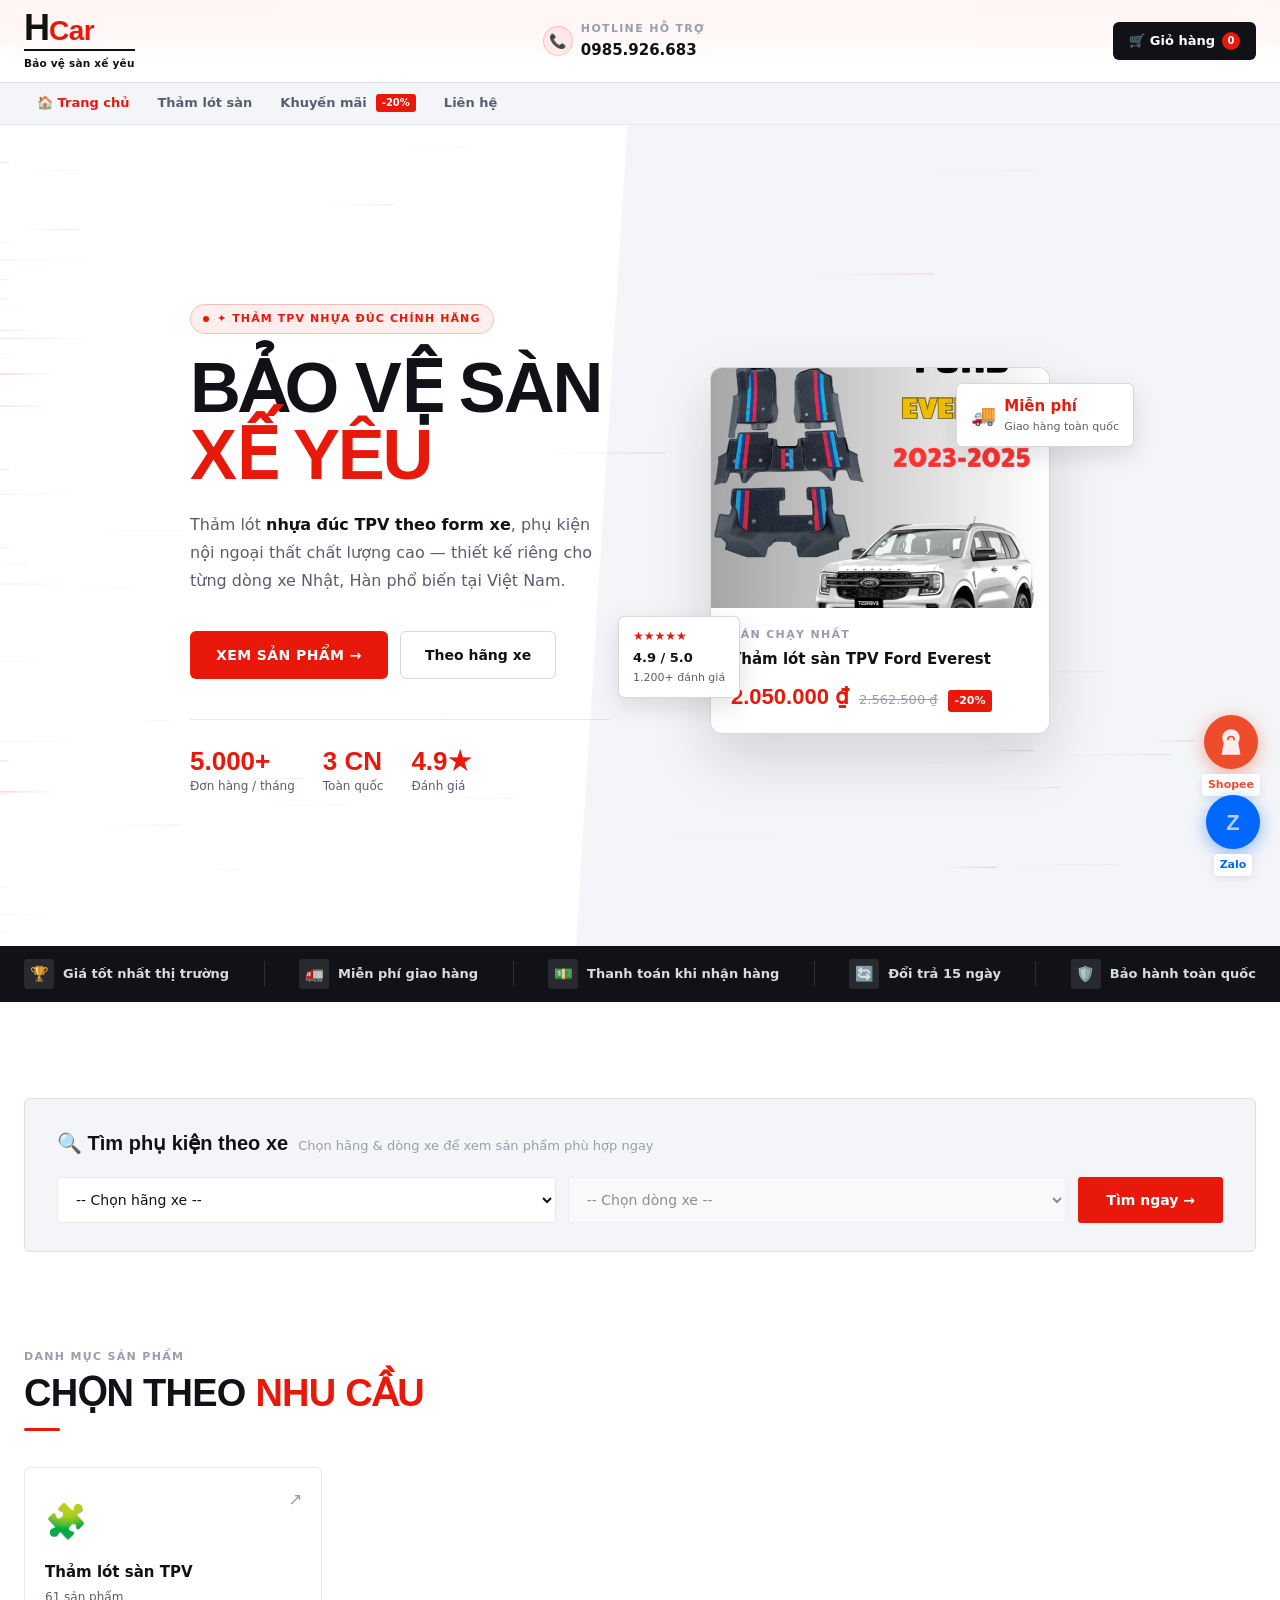
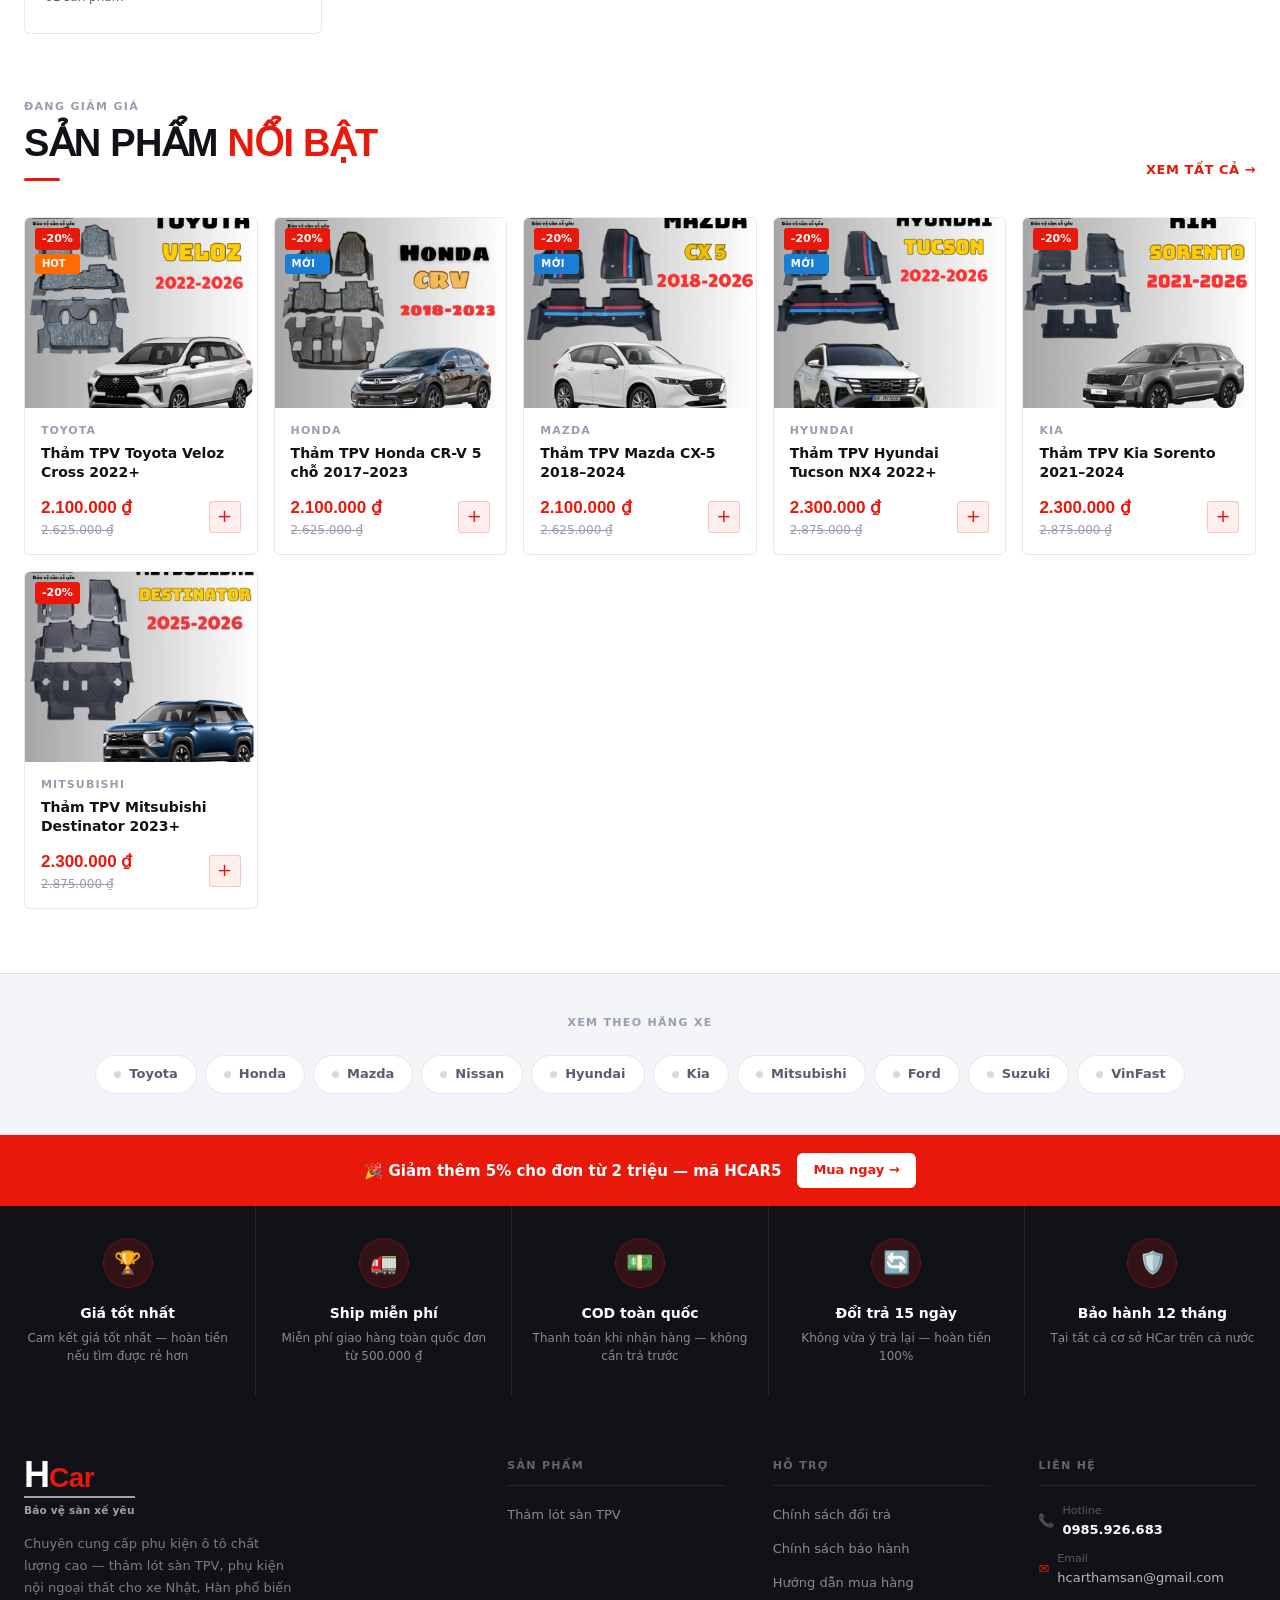
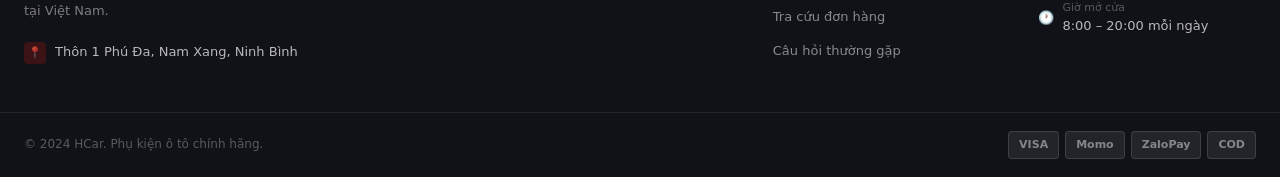
<file: index.html>
﻿<!DOCTYPE html>
<html lang="vi">
<head>
  <meta charset="UTF-8">
  <meta name="viewport" content="width=device-width, initial-scale=1.0">
  <title>HCar — Bảo vệ sàn xế yêu</title>
    <link rel="icon" href="./favicon.svg" type="image/svg+xml">
  <link rel="stylesheet" href="./styles.css">
  <style>
    /* ── HERO (homepage only) ───────────────────── */
    #hero {
      position: relative; min-height: 100vh;
      display: flex; align-items: center;
      overflow: hidden; padding-top: 108px;
      background: var(--ground);
    }
    #hero::before {
      content: ''; position: absolute; top: 0; right: 0;
      width: 55%; height: 100%;
      background: var(--surface);
      clip-path: polygon(8% 0, 100% 0, 100% 100%, 0% 100%);
      z-index: 0;
    }
    #hero-canvas { position: absolute; inset: 0; width: 100%; height: 100%; z-index: 1; pointer-events: none; }
    .hero-content {
      position: relative; z-index: 2;
      max-width: 1280px; margin: 0 auto;
      padding: 80px 24px;
      display: grid; grid-template-columns: 1fr 1fr;
      align-items: center; gap: 60px;
    }
    .hero-badge {
      display: inline-flex; align-items: center; gap: 8px;
      background: var(--accent-dim); border: 1px solid rgba(232,25,10,0.22);
      padding: 5px 12px; border-radius: 20px;
      font-size: 11px; font-weight: 700; letter-spacing: 0.1em;
      text-transform: uppercase; color: var(--accent); margin-bottom: 20px;
    }
    .hero-badge::before {
      content: ''; width: 6px; height: 6px;
      background: var(--accent); border-radius: 50%;
      animation: pulse 2s infinite;
    }
    @keyframes pulse { 0%,100%{opacity:1;transform:scale(1)} 50%{opacity:.4;transform:scale(.6)} }
    .hero-title {
      font-family: 'Arial Black', Impact, sans-serif; font-weight: 900;
      font-size: clamp(42px, 5.5vw, 74px); line-height: 0.96;
      letter-spacing: -0.03em; text-transform: uppercase; margin-bottom: 22px; color: var(--text);
    }
    .hero-title .line-red { color: var(--accent); display: block; }
    .hero-title .line-dark { color: var(--text); display: block; }
    .hero-sub { color: var(--text-dim); font-size: 16px; line-height: 1.75; max-width: 420px; margin-bottom: 36px; }
    .hero-sub strong { color: var(--text); }
    .hero-cta { display: flex; gap: 12px; flex-wrap: wrap; }
    .hero-stats { display: flex; gap: 28px; margin-top: 40px; padding-top: 28px; border-top: 1.5px solid var(--border); }
    .hero-stat-val { font-family: 'Arial Black', sans-serif; font-size: 26px; font-weight: 900; color: var(--accent); line-height: 1; }
    .hero-stat-lbl { font-size: 12px; color: var(--text-dim); margin-top: 3px; }
    .hero-visual { position: relative; display: flex; align-items: center; justify-content: center; }
    .hero-product-card-large {
      position: relative; z-index: 2;
      background: var(--ground); border: 1px solid var(--border-hi);
      border-radius: var(--radius-lg); overflow: hidden; width: 340px;
      box-shadow: 0 24px 60px rgba(17,18,36,0.15);
    }
    .hero-product-img { width: 100%; height: 240px; background: var(--surface-hi); overflow: hidden; }
    .hero-product-img canvas { width: 100%; height: 100%; display: block; }
    .hero-product-info { padding: 18px 20px; }
    .hero-product-info .label { margin-bottom: 6px; }
    .hero-product-name { font-size: 15px; font-weight: 700; margin-bottom: 10px; line-height: 1.3; }
    .hero-product-price { display: flex; align-items: baseline; gap: 10px; flex-wrap: wrap; }
    .price-main { font-family: 'Arial Black', sans-serif; font-size: 22px; font-weight: 900; color: var(--accent); }
    .price-old { font-size: 13px; color: var(--text-faint); text-decoration: line-through; }
    .floating-card {
      position: absolute; background: var(--ground); border: 1px solid var(--border-hi);
      border-radius: var(--radius); padding: 10px 14px; font-size: 12px;
      box-shadow: 0 8px 24px rgba(17,18,36,0.12); z-index: 3;
    }
    .floating-card-1 { top: 16px; right: -44px; display: flex; align-items: center; gap: 8px; }
    .floating-card-1 .icon { font-size: 20px; }
    .floating-card-1 .fc-val { font-size: 15px; font-weight: 800; color: var(--accent); }
    .floating-card-1 .fc-lbl { color: var(--text-dim); font-size: 11px; }
    .floating-card-2 { bottom: 36px; left: -52px; }
    .stars { color: var(--accent); font-size: 12px; }
    .fc2-val { font-size: 13px; font-weight: 700; margin-top: 2px; }
    .fc2-lbl { font-size: 11px; color: var(--text-dim); }
    @media (max-width: 900px) {
      #hero::before { display: none; }
      .hero-content { grid-template-columns: 1fr; }
      .hero-visual { display: none; }
    }
  </style>
</head>
<body>

<!-- ── HEADER ─────────────────────────────────── -->
<header id="header">
  <div class="header-top">
    <a href="/" class="logo" aria-label="HCar trang chủ">
      <div class="logo-wordmark"><span class="logo-h">H</span><span class="logo-car">Car</span></div>
      <div class="logo-rule"></div>
      <div class="logo-tagline">Bảo vệ sàn xế yêu</div>
    </a>
    <div class="header-contact">
      <div class="header-contact-icon">📞</div>
      <div>
        <div class="label">Hotline hỗ trợ</div>
        <strong>0985.926.683</strong>
      </div>
    </div>
    <div class="header-actions">
      <a href="#" class="btn-cart" aria-label="Giỏ hàng">
        🛒 Giỏ hàng <span class="cart-count">0</span>
      </a>
    </div>
  </div>
  <nav class="nav-bar" aria-label="Menu chính">
    <div class="nav-inner">
      <div class="nav-item"><a href="/" class="nav-link active">🏠 Trang chủ</a></div>
      <div class="nav-item"><a href="./categories/tham-lot-san-nhua-duc-tpe.html" class="nav-link">Thảm lót sàn</a></div>
      <div class="nav-item"><a href="#" class="nav-link">Khuyến mãi <span class="nav-sale-badge">-20%</span></a></div>
      <div class="nav-item"><a href="#" class="nav-link">Liên hệ</a></div>
    </div>
  </nav>
</header>

<!-- ── #8 PROMO BANNER ──────────────────────── -->
<div class="promo-banner" id="promo-banner">
  <div class="promo-banner-text">🔥 Flash Sale: Giảm 20% toàn bộ thảm lót sàn & cốp TPV — Kết thúc sau:</div>
  <div class="promo-countdown">
    <div class="promo-countdown-chip" id="cd-h">00</div><span>:</span>
    <div class="promo-countdown-chip" id="cd-m">00</div><span>:</span>
    <div class="promo-countdown-chip" id="cd-s">00</div>
  </div>
  <button class="promo-banner-close" onclick="this.closest('#promo-banner').remove()" aria-label="Đóng">×</button>
</div>

<!-- ── HERO ───────────────────────────────────── -->
<section id="hero" aria-label="Trang chủ">
  <canvas id="hero-canvas" aria-hidden="true"></canvas>
  <div class="hero-content">
    <div class="hero-left">
      <div class="hero-badge">✦ Thảm TPV nhựa đúc chính hãng</div>
      <h1 class="hero-title">
        <span class="line-dark">Bảo vệ sàn</span>
        <span class="line-red">Xế yêu</span>
      </h1>
      <p class="hero-sub">
        Thảm lót <strong>nhựa đúc TPV theo form xe</strong>, phụ kiện nội ngoại thất
        chất lượng cao — thiết kế riêng cho từng dòng xe Nhật, Hàn phổ biến tại Việt Nam.
      </p>
      <div class="hero-cta">
        <a href="./categories/tham-lot-san-nhua-duc-tpe.html" class="btn-primary">Xem sản phẩm →</a>
        <a href="#categories" class="btn-secondary">Theo hãng xe</a>
      </div>
      <div class="hero-stats">
        <div><div class="hero-stat-val">5.000+</div><div class="hero-stat-lbl">Đơn hàng / tháng</div></div>
        <div><div class="hero-stat-val">3 CN</div><div class="hero-stat-lbl">Toàn quốc</div></div>
        <div><div class="hero-stat-val">4.9★</div><div class="hero-stat-lbl">Đánh giá</div></div>
      </div>
    </div>
    <div class="hero-visual" aria-hidden="true">
      <div class="hero-product-card-large">
        <div class="hero-product-img">
          <img src="./images/products/hcar-019.webp" alt="Thảm lót sàn TPV Ford Everest" style="width:100%;height:100%;object-fit:cover;display:block;">
        </div>
        <div class="hero-product-info">
          <div class="label">Bán chạy nhất</div>
          <div class="hero-product-name">Thảm lót sàn TPV Ford Everest</div>
          <div class="hero-product-price">
            <span class="price-main">2.050.000 ₫</span>
            <span class="price-old">2.562.500 ₫</span>
            <span class="badge-sale">-20%</span>
          </div>
        </div>
      </div>
      <div class="floating-card floating-card-1">
        <div class="icon">🚚</div>
        <div><div class="fc-val">Miễn phí</div><div class="fc-lbl">Giao hàng toàn quốc</div></div>
      </div>
      <div class="floating-card floating-card-2">
        <div class="stars">★★★★★</div>
        <div class="fc2-val">4.9 / 5.0</div>
        <div class="fc2-lbl">1.200+ đánh giá</div>
      </div>
    </div>
  </div>
</section>

<!-- ── TRUST BAR ───────────────────────────────── -->
<div class="trust-bar">
  <div class="trust-inner">
    <div class="trust-item"><div class="trust-icon">🏆</div>Giá tốt nhất thị trường</div>
    <div class="trust-sep" aria-hidden="true"></div>
    <div class="trust-item"><div class="trust-icon">🚛</div>Miễn phí giao hàng</div>
    <div class="trust-sep" aria-hidden="true"></div>
    <div class="trust-item"><div class="trust-icon">💵</div>Thanh toán khi nhận hàng</div>
    <div class="trust-sep" aria-hidden="true"></div>
    <div class="trust-item"><div class="trust-icon">🔄</div>Đổi trả 15 ngày</div>
    <div class="trust-sep" aria-hidden="true"></div>
    <div class="trust-item"><div class="trust-icon">🛡️</div>Bảo hành toàn quốc</div>
  </div>
</div>

<!-- ── #1/#6 CAR FINDER ───────────────────────── -->
<div class="section" style="padding-bottom:0;">
  <div class="car-finder">
    <div class="car-finder-head">
      <div class="car-finder-title">🔍 Tìm phụ kiện theo xe</div>
      <div class="car-finder-sub">Chọn hãng & dòng xe để xem sản phẩm phù hợp ngay</div>
    </div>
    <div class="car-finder-row">
      <select class="car-finder-select" id="cf-brand" onchange="cfUpdateModels()">
        <option value="">-- Chọn hãng xe --</option>
        <option>Toyota</option><option>Hyundai</option><option>Kia</option>
        <option>Mazda</option><option>Mitsubishi</option><option>Vinfast</option>
        <option>Honda</option><option>Ford</option><option>Peugeot</option>
        <option>BYD</option><option>Isuzu</option><option>MG</option>
        <option>Nissan</option><option>Omoda</option>
      </select>
      <select class="car-finder-select" id="cf-model" disabled onchange="cfShowResult()">
        <option value="">-- Chọn dòng xe --</option>
      </select>
      <button class="car-finder-btn" onclick="cfGo()">Tìm ngay →</button>
    </div>
    <div class="car-finder-result" id="cf-result">
      <div class="car-finder-result-title" id="cf-result-title"></div>
      <div class="car-finder-links" id="cf-result-links"></div>
    </div>
  </div>
</div>

<!-- ── CATEGORIES ─────────────────────────────── -->
<div id="categories">
  <div class="section">
    <div class="section-head">
      <div class="label">Danh mục sản phẩm</div>
      <h2 class="section-title">Chọn theo <span class="accent">nhu cầu</span></h2>
      <div class="section-divider"></div>
    </div>
    <div class="categories-grid">
      <a href="./categories/tham-lot-san-nhua-duc-tpe.html" class="cat-card" aria-label="Thảm lót sàn TPV">
        <span class="cat-icon">🧩</span>
        <div class="cat-name">Thảm lót sàn TPV</div>
        <div class="cat-count">61 sản phẩm</div>
        <span class="cat-arrow">↗</span>
      </a>
    </div>
  </div>
</div>

<!-- ── PRODUCTS ────────────────────────────────── -->
<div id="products">
  <div class="section" style="padding-top:0;">
    <div class="section-head section-head-row">
      <div>
        <div class="label">Đang giảm giá</div>
        <h2 class="section-title">Sản phẩm <span class="accent">nổi bật</span></h2>
        <div class="section-divider"></div>
      </div>
      <a href="./categories/tham-lot-san-nhua-duc-tpe.html" class="view-all">Xem tất cả →</a>
    </div>
    <div class="products-grid" id="product-grid"></div>
  </div>
</div>

<!-- ── BRANDS ──────────────────────────────────── -->
<div class="brands-section">
  <div class="brands-inner">
    <div class="brands-label"><div class="label" style="text-align:center;">Xem theo hãng xe</div></div>
    <div class="brands-row">
      <a href="./categories/tham-lot-san-nhua-duc-tpe.html" class="brand-chip"><span class="dot"></span>Toyota</a>
      <a href="./categories/tham-lot-san-nhua-duc-tpe.html" class="brand-chip"><span class="dot"></span>Honda</a>
      <a href="./categories/tham-lot-san-nhua-duc-tpe.html" class="brand-chip"><span class="dot"></span>Mazda</a>
      <a href="./categories/tham-lot-san-nhua-duc-tpe.html" class="brand-chip"><span class="dot"></span>Nissan</a>
      <a href="./categories/tham-lot-san-nhua-duc-tpe.html" class="brand-chip"><span class="dot"></span>Hyundai</a>
      <a href="./categories/tham-lot-san-nhua-duc-tpe.html" class="brand-chip"><span class="dot"></span>Kia</a>
      <a href="./categories/tham-lot-san-nhua-duc-tpe.html" class="brand-chip"><span class="dot"></span>Mitsubishi</a>
      <a href="./categories/tham-lot-san-nhua-duc-tpe.html" class="brand-chip"><span class="dot"></span>Ford</a>
      <a href="./categories/tham-lot-san-nhua-duc-tpe.html" class="brand-chip"><span class="dot"></span>Suzuki</a>
      <a href="./categories/tham-lot-san-nhua-duc-tpe.html" class="brand-chip"><span class="dot"></span>VinFast</a>
    </div>
  </div>
</div>

<!-- ── PROMO ────────────────────────────────────── -->
<div class="promo-banner">
  <div class="promo-inner">
    <span class="promo-text">🎉 Giảm thêm 5% cho đơn từ 2 triệu — mã <strong>HCAR5</strong></span>
    <a href="./categories/tham-lot-san-nhua-duc-tpe.html" class="promo-cta">Mua ngay →</a>
  </div>
</div>

<!-- ── COMMITMENTS ─────────────────────────────── -->
<div class="commit-section">
  <div class="commit-grid">
    <div class="commit-item"><div class="commit-icon-wrap">🏆</div><div class="commit-title">Giá tốt nhất</div><div class="commit-desc">Cam kết giá tốt nhất — hoàn tiền nếu tìm được rẻ hơn</div></div>
    <div class="commit-item"><div class="commit-icon-wrap">🚛</div><div class="commit-title">Ship miễn phí</div><div class="commit-desc">Miễn phí giao hàng toàn quốc đơn từ 500.000 ₫</div></div>
    <div class="commit-item"><div class="commit-icon-wrap">💵</div><div class="commit-title">COD toàn quốc</div><div class="commit-desc">Thanh toán khi nhận hàng — không cần trả trước</div></div>
    <div class="commit-item"><div class="commit-icon-wrap">🔄</div><div class="commit-title">Đổi trả 15 ngày</div><div class="commit-desc">Không vừa ý trả lại — hoàn tiền 100%</div></div>
    <div class="commit-item"><div class="commit-icon-wrap">🛡️</div><div class="commit-title">Bảo hành 12 tháng</div><div class="commit-desc">Tại tất cả cơ sở HCar trên cả nước</div></div>
  </div>
</div>

<!-- ── FOOTER ──────────────────────────────────── -->
<footer id="footer">
  <div class="footer-main">
    <div class="footer-brand">
      <a href="/" class="logo footer-logo">
        <div class="logo-wordmark"><span class="logo-h">H</span><span class="logo-car">Car</span></div>
        <div class="logo-rule"></div>
        <div class="logo-tagline">Bảo vệ sàn xế yêu</div>
      </a>
      <p>Chuyên cung cấp phụ kiện ô tô chất lượng cao — thảm lót sàn TPV, phụ kiện nội ngoại thất cho xe Nhật, Hàn phổ biến tại Việt Nam.</p>
      <div class="store-chips">
        <div class="store-chip"><div class="store-chip-icon">📍</div>Thôn 1 Phú Đa, Nam Xang, Ninh Bình</div>
      </div>
    </div>
    <div class="footer-col">
      <h4>Sản phẩm</h4>
      <ul>
        <li><a href="./categories/tham-lot-san-nhua-duc-tpe.html">Thảm lót sàn TPV</a></li>
      </ul>
    </div>
    <div class="footer-col">
      <h4>Hỗ trợ</h4>
      <ul>
        <li><a href="#">Chính sách đổi trả</a></li>
        <li><a href="#">Chính sách bảo hành</a></li>
        <li><a href="#">Hướng dẫn mua hàng</a></li>
        <li><a href="#">Tra cứu đơn hàng</a></li>
        <li><a href="#">Câu hỏi thường gặp</a></li>
      </ul>
    </div>
    <div class="footer-col">
      <h4>Liên hệ</h4>
      <ul>
        <li><div class="footer-contact-row"><span class="icon">📞</span><div><div class="lbl">Hotline</div><strong>0985.926.683</strong></div></div></li>
        <li><div class="footer-contact-row"><span class="icon">✉️</span><div><div class="lbl">Email</div>hcarthamsan@gmail.com</div></div></li>
        <li><div class="footer-contact-row"><span class="icon">🕐</span><div><div class="lbl">Giờ mở cửa</div>8:00 – 20:00 mỗi ngày</div></div></li>
      </ul>
    </div>
  </div>
  <div class="footer-bottom">
    <div class="footer-bottom-inner">
      <div class="footer-copy">© 2024 HCar. Phụ kiện ô tô chính hãng.</div>
      <div class="footer-badges">
        <span class="payment-badge">VISA</span>
        <span class="payment-badge">Momo</span>
        <span class="payment-badge">ZaloPay</span>
        <span class="payment-badge">COD</span>
      </div>
    </div>
  </div>
</footer>

<script>
/* hero canvas */ (function(){const c=document.getElementById('hero-canvas');if(!c)return;const ctx=c.getContext('2d');let W,H,lines=[];function resize(){W=c.width=c.offsetWidth;H=c.height=c.offsetHeight;}class Line{constructor(){this.reset();this.x=Math.random()*W;}reset(){this.fromRight=Math.random()>.5;this.x=this.fromRight?W+10:-10;this.y=Math.random()*H;this.speed=.5+Math.random()*1.4;this.dir=this.fromRight?-1:1;this.len=30+Math.random()*100;this.isRed=Math.random()<.18;this.alpha=this.isRed?.10+Math.random()*.15:.04+Math.random()*.06;this.width=.4+Math.random()*1.2;}update(){this.x+=this.speed*this.dir;if(this.dir===1&&this.x-this.len>W)this.reset();if(this.dir===-1&&this.x+this.len<0)this.reset();}draw(){const r=this.isRed?232:17,g=this.isRed?25:18,b=this.isRed?10:36;const grad=ctx.createLinearGradient(this.x,0,this.x+this.len*this.dir,0);grad.addColorStop(0,`rgba(${r},${g},${b},${this.alpha})`);grad.addColorStop(1,`rgba(${r},${g},${b},0)`);ctx.beginPath();ctx.moveTo(this.x,this.y);ctx.lineTo(this.x+this.len*this.dir,this.y);ctx.strokeStyle=grad;ctx.lineWidth=this.width;ctx.stroke();}}function init(){resize();lines=Array.from({length:70},()=>new Line());}function loop(){ctx.clearRect(0,0,W,H);lines.forEach(l=>{l.update();l.draw();});requestAnimationFrame(loop);}window.addEventListener('resize',resize);init();loop();})();


/* product cards */
const PRODUCTS=[
  {name:'Thảm TPV Toyota Veloz Cross 2022+',brand:'Toyota',price:'2.100.000',old:'2.625.000',sale:20,hot:true,newBadge:false,slug:'tham-lot-san-o-to-tpe-khuon-duc-toyota-veloz-cross'},
  {name:'Thảm TPV Honda CR-V 5 chỗ 2017–2023',brand:'Honda',price:'2.100.000',old:'2.625.000',sale:20,hot:false,newBadge:true,slug:'tham-lot-san-o-to-tpe-khuon-duc-honda-crv'},
  {name:'Thảm TPV Mazda CX-5 2018–2024',brand:'Mazda',price:'2.100.000',old:'2.625.000',sale:20,hot:false,newBadge:true,slug:'tham-lot-san-o-to-tpe-khuon-duc-mazda-cx5'},
  {name:'Thảm TPV Hyundai Tucson NX4 2022+',brand:'Hyundai',price:'2.300.000',old:'2.875.000',sale:20,hot:false,newBadge:true,slug:'tham-lot-san-o-to-tpe-khuon-duc-hyundai-tucson'},
  {name:'Thảm TPV Kia Sorento 2021–2024',brand:'Kia',price:'2.300.000',old:'2.875.000',sale:20,hot:false,newBadge:false,slug:'tham-lot-san-o-to-tpe-khuon-duc-kia-sorento'},
  {name:'Thảm TPV Mitsubishi Destinator 2023+',brand:'Mitsubishi',price:'2.300.000',old:'2.875.000',sale:20,hot:false,newBadge:false,slug:'tham-lot-san-o-to-tpe-khuon-duc-mitsubishi-destinator'},
];
const BRAND_COLORS={Toyota:{a:'#EB0A1E',bg:'#FDF5F5'},Honda:{a:'#CC0000',bg:'#FDF5F5'},Mazda:{a:'#8B1A2F',bg:'#F8EDEF'},Hyundai:{a:'#002C5F',bg:'#EEF3FA'},Kia:{a:'#BB162B',bg:'#FDF6F6'},Mitsubishi:{a:'#B3001B',bg:'#FDF5F5'},Ford:{a:'#003499',bg:'#EEF2FF'},Vinfast:{a:'#007AC2',bg:'#EEF8FF'},Peugeot:{a:'#2D5BE3',bg:'#EEF2FF'},BYD:{a:'#1B7E3F',bg:'#EEF9F3'},Isuzu:{a:'#D2232A',bg:'#FDF5F5'},MG:{a:'#E4002B',bg:'#FDF5F5'},Nissan:{a:'#C3002F',bg:'#FDF5F5'},Omoda:{a:'#FF6B00',bg:'#FFF6EE'}};
function drawMatBrand(canvas,brand,modelName){const ctx=canvas.getContext('2d'),W=canvas.width,H=canvas.height;const bc=BRAND_COLORS[brand]||{a:'#D43212',bg:'#FDF5F5'};ctx.fillStyle=bc.bg;ctx.fillRect(0,0,W,H);ctx.strokeStyle='rgba(0,0,0,0.04)';ctx.lineWidth=1;for(let x=0;x<W;x+=16){ctx.beginPath();ctx.moveTo(x,0);ctx.lineTo(x,H);ctx.stroke();}for(let y=0;y<H;y+=16){ctx.beginPath();ctx.moveTo(0,y);ctx.lineTo(W,y);ctx.stroke();}ctx.fillStyle=bc.a;ctx.fillRect(0,0,W,Math.max(5,H*0.07));const fs1=Math.max(12,W*0.062);ctx.fillStyle=bc.a;ctx.font='bold '+fs1+'px Arial Black,sans-serif';ctx.textAlign='center';ctx.fillText(brand.toUpperCase(),W/2,H*0.22);const mx=W*0.1,my=H*0.3,mw=W*0.8,mh=H*0.38,mr=Math.max(6,W*0.03);ctx.shadowColor='rgba(0,0,0,0.18)';ctx.shadowBlur=W*0.05;ctx.shadowOffsetY=H*0.025;ctx.beginPath();ctx.moveTo(mx+mr,my);ctx.lineTo(mx+mw-mr,my);ctx.quadraticCurveTo(mx+mw,my,mx+mw,my+mr);ctx.lineTo(mx+mw,my+mh-mr);ctx.quadraticCurveTo(mx+mw,my+mh,mx+mw-mr,my+mh);ctx.lineTo(mx+mr,my+mh);ctx.quadraticCurveTo(mx,my+mh,mx,my+mh-mr);ctx.lineTo(mx,my+mr);ctx.quadraticCurveTo(mx,my,mx+mr,my);ctx.closePath();ctx.fillStyle='#2C2C2E';ctx.fill();ctx.shadowColor='transparent';ctx.save();ctx.clip();const rh2=Math.max(4,H*0.022);for(let y=my+rh2;y<my+mh;y+=rh2*2){ctx.fillStyle='rgba(255,255,255,0.07)';ctx.fillRect(mx,y,mw,rh2);}const pd=Math.max(5,W*0.025);ctx.strokeStyle='rgba(255,255,255,0.18)';ctx.lineWidth=1;ctx.strokeRect(mx+pd,my+pd,mw-pd*2,mh-pd*2);ctx.fillStyle='rgba(255,255,255,0.1)';ctx.font='bold '+Math.max(9,W*0.05)+'px Arial Black,sans-serif';ctx.textAlign='center';ctx.fillText('HCAR',W/2,my+mh/2+Math.max(4,W*0.02));ctx.restore();ctx.strokeStyle=bc.a+'AA';ctx.lineWidth=Math.max(1.5,W*0.007);ctx.beginPath();ctx.moveTo(mx+mr,my);ctx.lineTo(mx+mw-mr,my);ctx.quadraticCurveTo(mx+mw,my,mx+mw,my+mr);ctx.lineTo(mx+mw,my+mh-mr);ctx.quadraticCurveTo(mx+mw,my+mh,mx+mw-mr,my+mh);ctx.lineTo(mx+mr,my+mh);ctx.quadraticCurveTo(mx,my+mh,mx,my+mh-mr);ctx.lineTo(mx,my+mr);ctx.quadraticCurveTo(mx,my,mx+mr,my);ctx.closePath();ctx.stroke();if(modelName){const fs2=Math.max(9,W*0.04);ctx.fillStyle='#555';ctx.font=fs2+'px Arial,sans-serif';ctx.textAlign='center';let txt=modelName;ctx.font=fs2+'px Arial,sans-serif';while(ctx.measureText(txt).width>W*0.84&&txt.length>2)txt=txt.slice(0,-1);if(txt!==modelName)txt+='…';ctx.fillText(txt,W/2,H*0.82);}const bw=Math.max(30,W*0.15),bh=Math.max(13,H*0.074),bx=W/2-bw/2,by=H*0.88;ctx.fillStyle=bc.a;ctx.beginPath();ctx.moveTo(bx+3,by);ctx.lineTo(bx+bw-3,by);ctx.quadraticCurveTo(bx+bw,by,bx+bw,by+3);ctx.lineTo(bx+bw,by+bh-3);ctx.quadraticCurveTo(bx+bw,by+bh,bx+bw-3,by+bh);ctx.lineTo(bx+3,by+bh);ctx.quadraticCurveTo(bx,by+bh,bx,by+bh-3);ctx.lineTo(bx,by+3);ctx.quadraticCurveTo(bx,by,bx+3,by);ctx.closePath();ctx.fill();ctx.fillStyle='#fff';ctx.font='bold '+Math.max(8,W*0.036)+'px Arial,sans-serif';ctx.textAlign='center';ctx.fillText('TPV',W/2,by+bh*0.73);}
const IMG_MAP={'tham-lot-san-o-to-tpe-khuon-duc-toyota-vios':'hcar-003.webp','tham-lot-san-o-to-tpe-khuon-duc-toyota-veloz-cross':'hcar-006.webp','tham-lot-san-o-to-tpe-khuon-duc-toyota-fortuner':'hcar-007.webp','tham-lot-san-o-to-tpe-khuon-duc-hyundai-i10':'hcar-008.webp','tham-lot-san-o-to-tpe-khuon-duc-toyota-corolla-altis':'hcar-009.webp','tham-lot-san-o-to-tpe-khuon-duc-byd-sealion6':'hcar-010.webp','tham-lot-san-o-to-tpe-khuon-duc-ford-everest':'hcar-019.webp','tham-lot-san-o-to-tpe-khuon-duc-honda-brv':'hcar-015.webp','tham-lot-san-o-to-tpe-khuon-duc-toyota-innova-cross':'hcar-016.webp','tham-lot-san-o-to-tpe-khuon-duc-kia-soluto':'hcar-017.webp','tham-lot-san-o-to-tpe-khuon-duc-peugeot-2008':'hcar-018.webp','tham-lot-san-o-to-tpe-khuon-duc-mitsubishi-triton':'hcar-020.webp','tham-lot-san-o-to-tpe-khuon-duc-mazda-3-2014':'hcar-021.webp','tham-lot-san-o-to-tpe-khuon-duc-mitsubishi-pajero-sport':'hcar-022.webp','tham-lot-san-o-to-tpe-khuon-duc-honda-crv-2024':'hcar-023.webp','tham-lot-san-o-to-tpe-khuon-duc-hyundai-santa-fe-allnew':'hcar-024.webp','tham-lot-san-o-to-tpe-khuon-duc-hyundai-stargazer':'hcar-025.webp','tham-lot-san-o-to-tpe-khuon-duc-hyundai-custin':'hcar-026.webp','tham-lot-san-o-to-tpe-khuon-duc-hyundai-elantra':'hcar-027.webp','tham-lot-san-o-to-tpe-khuon-duc-hyundai-creta':'hcar-028.webp','tham-lot-san-o-to-tpe-khuon-duc-hyundai-tucson':'hcar-029.webp','tham-lot-san-o-to-tpe-khuon-duc-toyota-corolla-cross':'hcar-030.webp','tham-lot-san-o-to-tpe-khuon-duc-toyota-camry':'hcar-031.webp','tham-lot-san-o-to-tpe-khuon-duc-vinfast-vf5':'hcar-032.webp','tham-lot-san-o-to-tpe-khuon-duc-vinfast-mpv7':'hcar-033.webp','tham-lot-san-o-to-tpe-khuon-duc-vinfast-vf7':'hcar-034.webp','tham-lot-san-o-to-tpe-khuon-duc-vinfast-vf8':'hcar-035.webp','tham-lot-san-o-to-tpe-khuon-duc-vinfast-vf3':'hcar-036.webp','tham-lot-san-o-to-tpe-khuon-duc-vinfast-lux-sa':'hcar-037.webp','tham-lot-san-o-to-tpe-khuon-duc-byd-m6':'hcar-038.webp','tham-lot-san-o-to-tpe-khuon-duc-isuzu-mux':'hcar-039.webp','tham-lot-san-o-to-tpe-khuon-duc-toyota-innova':'hcar-040.webp','tham-lot-san-o-to-tpe-khuon-duc-hyundai-accent':'hcar-041.webp','tham-lot-san-o-to-tpe-khuon-duc-mazda-cx3':'hcar-042.webp','tham-lot-san-o-to-tpe-khuon-duc-mitsubishi-outlander':'hcar-043.webp','tham-lot-san-o-to-tpe-khuon-duc-mg-zs':'hcar-044.webp','tham-lot-san-o-to-tpe-khuon-duc-ford-ranger-2023':'hcar-045.webp','tham-lot-san-o-to-tpe-khuon-duc-mazda-3':'hcar-046.webp','tham-lot-san-o-to-tpe-khuon-duc-mitsubishi-xpander':'hcar-047.webp','tham-lot-san-o-to-tpe-khuon-duc-mitsubishi-destinator':'hcar-048.webp','tham-lot-san-o-to-tpe-khuon-duc-hyundai-accent-2024':'hcar-049.webp','tham-lot-san-o-to-tpe-khuon-duc-mitsubishi-attrage':'hcar-050.webp','tham-lot-san-o-to-tpe-khuon-duc-peugeot-3008':'hcar-051.webp','tham-lot-san-o-to-tpe-khuon-duc-peugeot-5008':'hcar-052.webp','tham-lot-san-o-to-tpe-khuon-duc-hyundai-santa-fe':'hcar-053.webp','tham-lot-san-o-to-tpe-khuon-duc-kia-sonet':'hcar-054.webp','tham-lot-san-o-to-tpe-khuon-duc-toyota-raize':'hcar-055.webp','tham-lot-san-o-to-tpe-khuon-duc-honda-crv':'hcar-056.webp','tham-lot-san-o-to-tpe-khuon-duc-mazda-cx8':'hcar-057.webp','tham-lot-san-o-to-tpe-khuon-duc-toyota-hilux':'hcar-087.jpg','tham-lot-san-o-to-tpe-khuon-duc-vinfast-vf6':'hcar-088.jpg','tham-lot-san-o-to-tpe-khuon-duc-ford-ranger-2012':'hcar-089.jpg','tham-lot-san-o-to-tpe-khuon-duc-kia-carens':'hcar-090.jpg','tham-lot-san-o-to-tpe-khuon-duc-mazda-cx5':'hcar-091.jpg','tham-lot-san-o-to-tpe-khuon-duc-kia-sorento':'hcar-092.jpg','tham-lot-san-o-to-tpe-khuon-duc-kia-seltos':'hcar-093.jpg','tham-lot-san-o-to-tpe-khuon-duc-kia-k3':'hcar-094.jpg','tham-lot-san-o-to-tpe-khuon-duc-ford-territory':'hcar-095.jpg','tham-lot-san-o-to-tpe-khuon-duc-toyota-yaris-cross':'hcar-096.jpg','tham-lot-san-o-to-tpe-khuon-duc-toyota-wigo':'hcar-097.jpg','tham-lot-san-o-to-tpe-khuon-duc-mazda-cx30':'hcar-098.jpg'};
const grid=document.getElementById('product-grid');
PRODUCTS.forEach((p,i)=>{
  const card=document.createElement('a');
  card.className='product-card';
  card.href='./products/san-pham.html?slug='+p.slug;
  card.setAttribute('aria-label',p.name);
  const _img=IMG_MAP[p.slug];const _imgEl=_img?`<img src="./images/products/${_img}" alt="${p.name}" loading="lazy">`:'<canvas width="260" height="190" aria-hidden="true"></canvas>';
  card.innerHTML=`<div class="product-img">${_imgEl}<div class="badge-wrap"><span class="badge-sale">-${p.sale}%</span>${p.hot?'<span class="badge-hot">HOT</span>':''}${p.newBadge?'<span class="badge-new">MỚI</span>':''}</div></div><div class="product-body"><div class="product-brand">${p.brand}</div><div class="product-name">${p.name}</div><div class="product-price-row"><div><div class="p-price-main">${p.price} ₫</div><div class="p-price-old">${p.old} ₫</div></div><button class="btn-add" aria-label="Thêm vào giỏ hàng" onclick="event.preventDefault();addCart(this)">+</button></div></div>`;
  grid.appendChild(card);
  if(!_img){const cv=card.querySelector('canvas');cv.width=260;cv.height=190;const mn=p.name.replace(/^Thảm (lót sàn |lót cốp |TPV )(ô tô )?/,'').replace(p.brand+' ','').trim();drawMatBrand(cv,p.brand,mn);}
});

/* cart */
let cartCount=0;const cartBadge=document.querySelector('.cart-count');
function addCart(btn){cartCount++;cartBadge.textContent=cartCount;btn.textContent='✓';btn.style.background='var(--accent)';btn.style.color='#fff';setTimeout(()=>{btn.textContent='+';btn.style.background='';btn.style.color='';},1200);}

/* scroll */
const header=document.getElementById('header');
window.addEventListener('scroll',()=>header.classList.toggle('scrolled',window.scrollY>40),{passive:true});

/* #8 Countdown */
(function(){
  const end=new Date();end.setDate(end.getDate()+3);end.setHours(23,59,59,0);
  function tick(){
    const diff=end-new Date();if(diff<=0){document.getElementById('promo-banner')?.remove();return;}
    const h=String(Math.floor(diff/3600000)).padStart(2,'0');
    const m=String(Math.floor(diff%3600000/60000)).padStart(2,'0');
    const s=String(Math.floor(diff%60000/1000)).padStart(2,'0');
    const ch=document.getElementById('cd-h'),cm=document.getElementById('cd-m'),cs=document.getElementById('cd-s');
    if(ch)ch.textContent=h;if(cm)cm.textContent=m;if(cs)cs.textContent=s;
  }
  tick();setInterval(tick,1000);
})();

/* #1/#6 Car Finder */
const CF_DATA={
  Toyota:{models:['Vios 2014–2026','Veloz 2022–2026','Corolla Altis 2019–2026','Fortuner 2017–2026','Innova Cross 2023+','Innova 2017–2022','Camry 2019–2026','Corolla Cross 2020–2022','Hilux 2016–2025','Yaris Cross 2023+','Raize 2020+','Wigo 2023+','Land Cruiser 2022+'],slugs:{san:{'Vios 2014–2026':'tham-lot-san-o-to-tpe-khuon-duc-toyota-vios','Veloz 2022–2026':'tham-lot-san-o-to-tpe-khuon-duc-toyota-veloz-cross','Corolla Altis 2019–2026':'tham-lot-san-o-to-tpe-khuon-duc-toyota-corolla-altis','Fortuner 2017–2026':'tham-lot-san-o-to-tpe-khuon-duc-toyota-fortuner','Innova Cross 2023+':'tham-lot-san-o-to-tpe-khuon-duc-toyota-innova-cross','Innova 2017–2022':'tham-lot-san-o-to-tpe-khuon-duc-toyota-innova','Camry 2019–2026':'tham-lot-san-o-to-tpe-khuon-duc-toyota-camry','Corolla Cross 2020–2022':'tham-lot-san-o-to-tpe-khuon-duc-toyota-corolla-cross','Hilux 2016–2025':'tham-lot-san-o-to-tpe-khuon-duc-toyota-hilux','Yaris Cross 2023+':'tham-lot-san-o-to-tpe-khuon-duc-toyota-yaris-cross','Raize 2020+':'tham-lot-san-o-to-tpe-khuon-duc-toyota-raize','Wigo 2023+':'tham-lot-san-o-to-tpe-khuon-duc-toyota-wigo','Land Cruiser 2022+':'tham-lot-san-o-to-tpe-nhua-duc-toyota-land-cruiser'},cop:{'Veloz 2022–2026':'tham-lot-cop-nhua-duc-tpe-toyota-veloz-cross','Fortuner 2017–2026':'tham-lot-cop-nhua-duc-tpe-toyota-fortuner','Innova Cross 2023+':'tham-lot-cop-nhua-duc-tpe-toyota-innova-cross','Land Cruiser 2022+':'tham-lot-cop-nhua-duc-tpe-toyota-land-cruiser'}}},
  Hyundai:{models:['I10 2022–2025','Accent 2018–2023','Accent 2024–2026','Creta 2022+','Tucson NX4 2022+','Santa Fe 2019–2024','Santa Fe All New 2025+','Venue 2023+','Stargazer 2023+','Custin 2023+','Elantra 2022+'],slugs:{san:{'I10 2022–2025':'tham-lot-san-o-to-tpe-khuon-duc-hyundai-i10','Accent 2018–2023':'tham-lot-san-o-to-tpe-khuon-duc-hyundai-accent','Accent 2024–2026':'tham-lot-san-o-to-tpe-khuon-duc-hyundai-accent-2024','Creta 2022+':'tham-lot-san-o-to-tpe-khuon-duc-hyundai-creta','Tucson NX4 2022+':'tham-lot-san-o-to-tpe-khuon-duc-hyundai-tucson','Santa Fe 2019–2024':'tham-lot-san-o-to-tpe-khuon-duc-hyundai-santa-fe','Santa Fe All New 2025+':'tham-lot-san-o-to-tpe-khuon-duc-hyundai-santa-fe-allnew','Venue 2023+':'tham-lot-san-o-to-tpe-khuon-duc-hyundai-venue','Stargazer 2023+':'tham-lot-san-o-to-tpe-khuon-duc-hyundai-stargazer','Custin 2023+':'tham-lot-san-o-to-tpe-khuon-duc-hyundai-custin','Elantra 2022+':'tham-lot-san-o-to-tpe-khuon-duc-hyundai-elantra'},cop:{'Tucson NX4 2022+':'tham-lot-cop-nhua-duc-tpe-hyundai-tucson','Santa Fe 2019–2024':'tham-lot-cop-nhua-duc-tpe-hyundai-santa-fe'}}},
  Kia:{models:['Soluto 2019+','Carens 2022+','K3 Cerato 2019+','Seltos 2020+','Sorento 2021+','Sonet 2021+','Sportage NQ5 2023+'],slugs:{san:{'Soluto 2019+':'tham-lot-san-o-to-tpe-khuon-duc-kia-soluto','Carens 2022+':'tham-lot-san-o-to-tpe-khuon-duc-kia-carens','K3 Cerato 2019+':'tham-lot-san-o-to-tpe-khuon-duc-kia-k3','Seltos 2020+':'tham-lot-san-o-to-tpe-khuon-duc-kia-seltos','Sorento 2021+':'tham-lot-san-o-to-tpe-khuon-duc-kia-sorento','Sonet 2021+':'tham-lot-san-o-to-tpe-khuon-duc-kia-sonet','Sportage NQ5 2023+':'tham-lot-san-o-to-tpe-khuon-duc-kia-sportage'},cop:{'Sportage NQ5 2023+':'tham-lot-cop-nhua-duc-tpe-kia-sportage'}}},
  Mazda:{models:['CX5 2018–2026','CX8 2019–2026','CX3 2021+','CX30 2020+','Mazda 3 2020+','Mazda 3 2014–2019','Mazda 2 2016+'],slugs:{san:{'CX5 2018–2026':'tham-lot-san-o-to-tpe-khuon-duc-mazda-cx5','CX8 2019–2026':'tham-lot-san-o-to-tpe-khuon-duc-mazda-cx8','CX3 2021+':'tham-lot-san-o-to-tpe-khuon-duc-mazda-cx3','CX30 2020+':'tham-lot-san-o-to-tpe-khuon-duc-mazda-cx30','Mazda 3 2020+':'tham-lot-san-o-to-tpe-khuon-duc-mazda-3','Mazda 3 2014–2019':'tham-lot-san-o-to-tpe-khuon-duc-mazda-3-2014','Mazda 2 2016+':'tham-lot-san-o-to-tpe-khuon-duc-mazda-2'},cop:{'CX5 2018–2026':'tham-lot-cop-nhua-duc-tpe-mazda-cx5','CX8 2019–2026':'tham-lot-cop-nhua-duc-tpe-mazda-cx8'}}},
  Mitsubishi:{models:['Xpander 2018+','Pajero Sport 2019+','Triton New 2025+','Outlander 5D 2019+','Attrage 2013+','Destinator 2025+','Xforce 2024+'],slugs:{san:{'Xpander 2018+':'tham-lot-san-o-to-tpe-khuon-duc-mitsubishi-xpander','Pajero Sport 2019+':'tham-lot-san-o-to-tpe-khuon-duc-mitsubishi-pajero-sport','Triton New 2025+':'tham-lot-san-o-to-tpe-khuon-duc-mitsubishi-triton','Outlander 5D 2019+':'tham-lot-san-o-to-tpe-khuon-duc-mitsubishi-outlander','Attrage 2013+':'tham-lot-san-o-to-tpe-khuon-duc-mitsubishi-attrage','Destinator 2025+':'tham-lot-san-o-to-tpe-khuon-duc-mitsubishi-destinator','Xforce 2024+':'tham-lot-san-o-to-tpe-khuon-duc-mitsubishi-xforce'},cop:{}}},
  Honda:{models:['CRV 2018–2023','CRV 2024+','City 2021+','Civic 2022+','HRV 2022+','BRV 2023+'],slugs:{san:{'CRV 2018–2023':'tham-lot-san-o-to-tpe-khuon-duc-honda-crv','CRV 2024+':'tham-lot-san-o-to-tpe-khuon-duc-honda-crv-2024','City 2021+':'tham-lot-san-o-to-tpe-khuon-duc-honda-city','Civic 2022+':'tham-lot-san-o-to-tpe-khuon-duc-honda-civic','HRV 2022+':'tham-lot-san-o-to-tpe-khuon-duc-honda-hrv','BRV 2023+':'tham-lot-san-o-to-tpe-khuon-duc-honda-brv'},cop:{'CRV 2018–2023':'tham-lot-cop-nhua-duc-tpe-honda-crv','City 2021+':'tham-lot-cop-nhua-duc-tpe-honda-city','HRV 2022+':'tham-lot-cop-nhua-duc-tpe-honda-hrv'}}},
  Vinfast:{models:['VF3 2024+','VF5 2023+','VF6 2023+','VF7 2023+','VF8 2023+','Lux SA 2019+','Limo Green MPV7 2025+'],slugs:{san:{'VF3 2024+':'tham-lot-san-o-to-tpe-khuon-duc-vinfast-vf3','VF5 2023+':'tham-lot-san-o-to-tpe-khuon-duc-vinfast-vf5','VF6 2023+':'tham-lot-san-o-to-tpe-khuon-duc-vinfast-vf6','VF7 2023+':'tham-lot-san-o-to-tpe-khuon-duc-vinfast-vf7','VF8 2023+':'tham-lot-san-o-to-tpe-khuon-duc-vinfast-vf8','Lux SA 2019+':'tham-lot-san-o-to-tpe-khuon-duc-vinfast-lux-sa','Limo Green MPV7 2025+':'tham-lot-san-o-to-tpe-khuon-duc-vinfast-mpv7'},cop:{}}},
  Ford:{models:['Ranger 2012–2022','Ranger 2023+','Everest 5D 2023+','Territory 5D 2022+'],slugs:{san:{'Ranger 2012–2022':'tham-lot-san-o-to-tpe-khuon-duc-ford-ranger-2012','Ranger 2023+':'tham-lot-san-o-to-tpe-khuon-duc-ford-ranger-2023','Everest 5D 2023+':'tham-lot-san-o-to-tpe-khuon-duc-ford-everest','Territory 5D 2022+':'tham-lot-san-o-to-tpe-khuon-duc-ford-territory'},cop:{}}},
  Peugeot:{models:['3008 2019+','5008 2017+','2008 2022+'],slugs:{san:{'3008 2019+':'tham-lot-san-o-to-tpe-khuon-duc-peugeot-3008','5008 2017+':'tham-lot-san-o-to-tpe-khuon-duc-peugeot-5008','2008 2022+':'tham-lot-san-o-to-tpe-khuon-duc-peugeot-2008'},cop:{}}},
  BYD:{models:['Sealion 6 2025+','M6 2024+'],slugs:{san:{'Sealion 6 2025+':'tham-lot-san-o-to-tpe-khuon-duc-byd-sealion6','M6 2024+':'tham-lot-san-o-to-tpe-khuon-duc-byd-m6'},cop:{}}},
  Isuzu:{models:['Mux 2020+','Dmax 2021+'],slugs:{san:{'Mux 2020+':'tham-lot-san-o-to-tpe-khuon-duc-isuzu-mux','Dmax 2021+':'tham-lot-san-o-to-tpe-khuon-duc-isuzu-dmax'},cop:{}}},
  MG:{models:['ZS 2020+','MG5 2022+'],slugs:{san:{'ZS 2020+':'tham-lot-san-o-to-tpe-khuon-duc-mg-zs','MG5 2022+':'tham-lot-san-o-to-tpe-khuon-duc-mg5'},cop:{}}},
  Nissan:{models:['Terra 2019+'],slugs:{san:{'Terra 2019+':'tham-lot-san-o-to-tpe-khuon-duc-nissan-terra'},cop:{}}},
  Omoda:{models:['C5 2023+'],slugs:{san:{},cop:{'C5 2023+':'tham-lot-cop-nhua-duc-tpe-omoda-c5'}}},
};
function cfUpdateModels(){
  const brand=document.getElementById('cf-brand').value;
  const sel=document.getElementById('cf-model');
  sel.innerHTML='<option value="">-- Chọn dòng xe --</option>';
  document.getElementById('cf-result').classList.remove('visible');
  if(!brand){sel.disabled=true;return;}
  sel.disabled=false;
  (CF_DATA[brand]?.models||[]).forEach(m=>{const o=document.createElement('option');o.value=m;o.textContent=m;sel.appendChild(o);});
}
function cfShowResult(){
  const brand=document.getElementById('cf-brand').value;
  const model=document.getElementById('cf-model').value;
  const res=document.getElementById('cf-result');
  if(!brand||!model){res.classList.remove('visible');return;}
  const d=CF_DATA[brand];
  const sanSlug=d?.slugs?.san?.[model];
  const copSlug=d?.slugs?.cop?.[model];
  if(!sanSlug&&!copSlug){res.classList.remove('visible');return;}
  document.getElementById('cf-result-title').textContent='Sản phẩm cho '+brand+' '+model+':';
  const links=document.getElementById('cf-result-links');
  links.innerHTML='';
  if(sanSlug){const a=document.createElement('a');a.href='./products/san-pham.html?slug='+sanSlug;a.className='car-finder-link';a.textContent='🧩 Thảm lót sàn';links.appendChild(a);}
  if(copSlug){const a=document.createElement('a');a.href='./products/san-pham.html?slug='+copSlug;a.className='car-finder-link secondary';a.textContent='📦 Thảm lót cốp';links.appendChild(a);}
  res.classList.add('visible');
}
function cfGo(){
  const brand=document.getElementById('cf-brand').value;
  const model=document.getElementById('cf-model').value;
  if(!brand||!model){alert('Vui lòng chọn hãng xe và dòng xe');return;}
  const d=CF_DATA[brand];
  const sanSlug=d?.slugs?.san?.[model];
  const copSlug=d?.slugs?.cop?.[model];
  const target=sanSlug||copSlug;
  if(target) window.location.href='./products/san-pham.html?slug='+target;
  else alert('Chưa có sản phẩm cho '+brand+' '+model+'. Vui lòng liên hệ hotline để đặt hàng.');
}
</script>

<!-- #7 Zalo Widget -->
<a href="https://shopee.vn/hungta432" target="_blank" rel="noopener" class="shopee-float" aria-label="Mua hàng trên Shopee HCar">
  <div class="shopee-float-btn">
    <svg viewBox="0 0 38 38" fill="none" xmlns="http://www.w3.org/2000/svg">
      <path d="M19 3C12.925 3 8 7.925 8 14c0 2.21.672 4.263 1.822 5.972L7 35h24l-2.822-15.028A11 11 0 0 0 30 14c0-6.075-4.925-11-11-11z" fill="#fff" opacity=".9"/>
      <path d="M15 16c0-2.21 1.79-4 4-4s4 1.79 4 4" stroke="#EE4D2D" stroke-width="2" stroke-linecap="round"/>
    </svg>
  </div>
  <div class="shopee-float-label">Shopee</div>
</a><a href="https://zalo.me/0985926683" target="_blank" rel="noopener" class="zalo-float" aria-label="Chat Zalo với HCar">
  <div class="zalo-float-pulse"></div>
  <div class="zalo-float-btn">Z</div>
  <div class="zalo-float-label">Zalo</div>
</a>
</body>
</html>
</file>
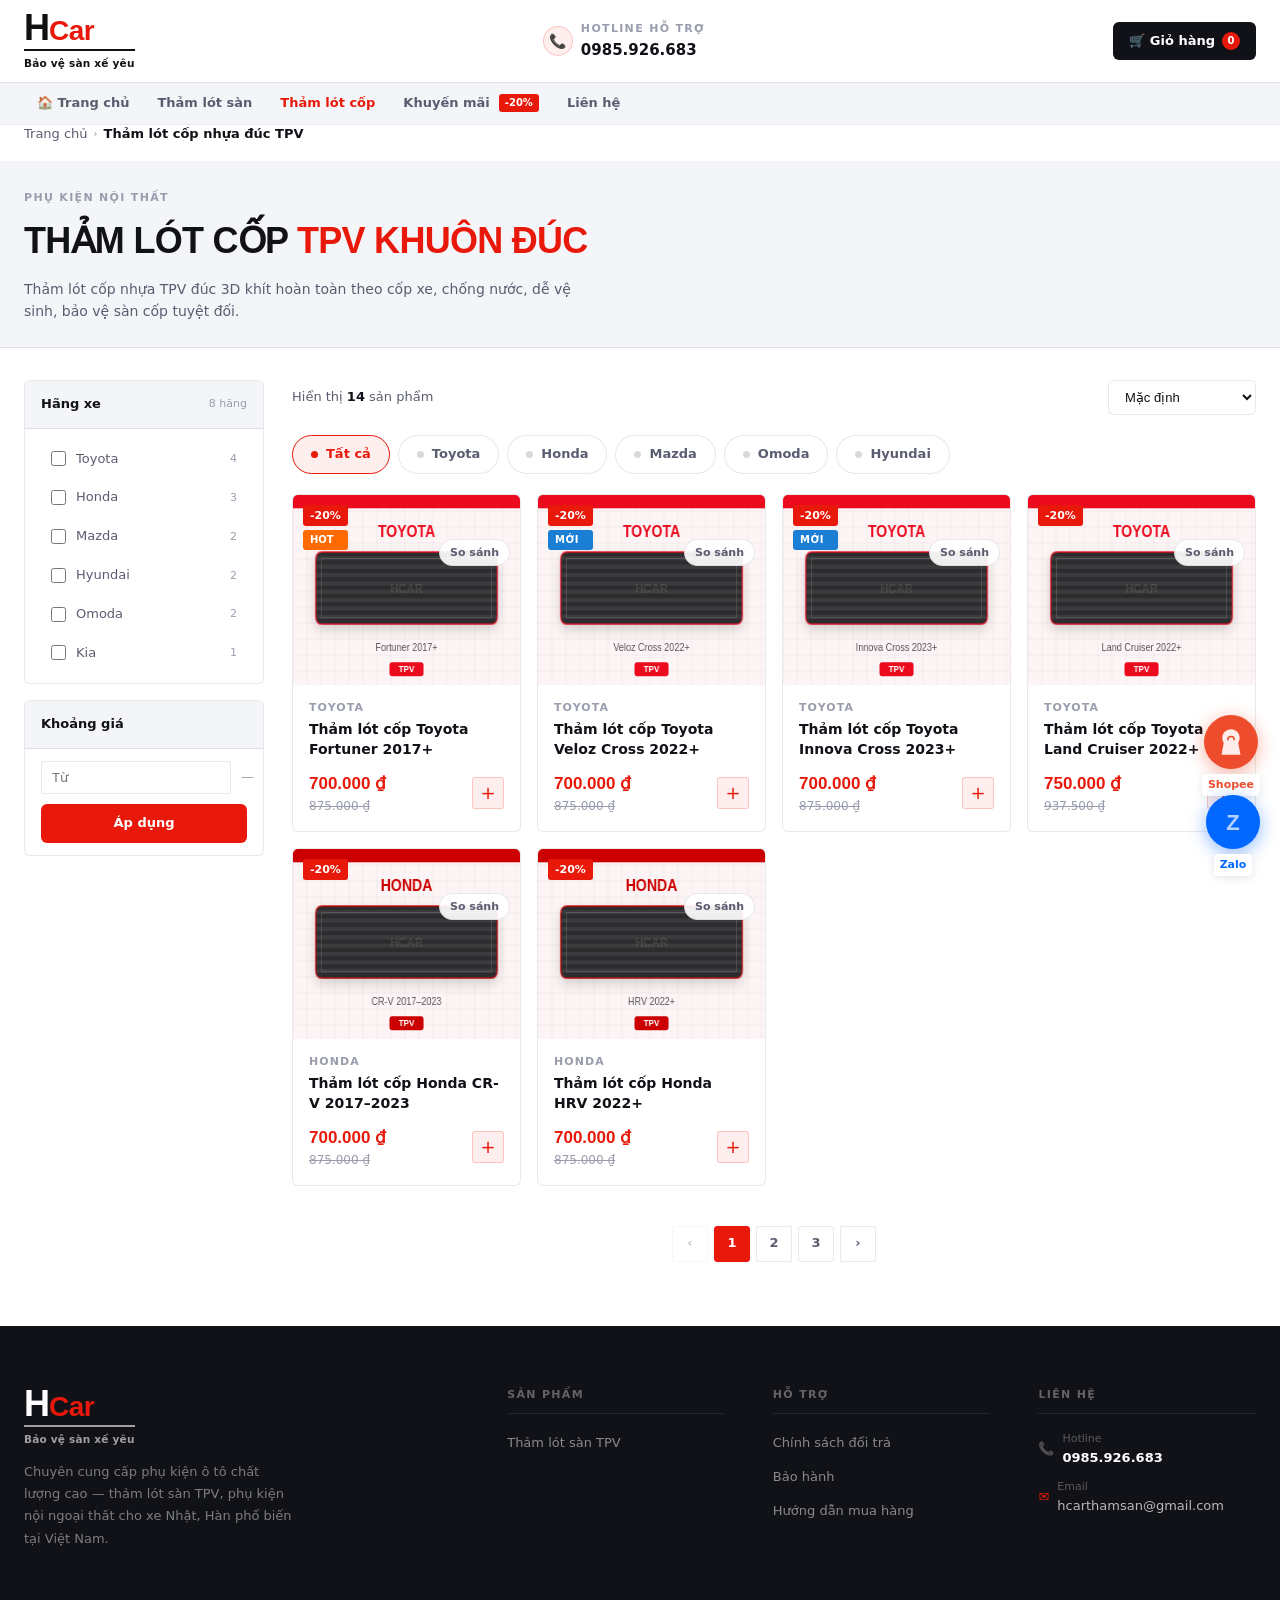
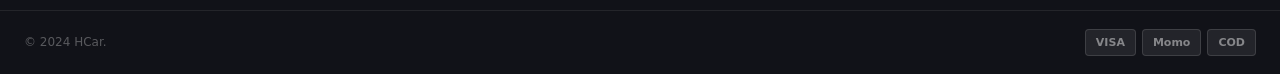
<file: categories/tham-lot-cop-nhua-duc-tpe.html>
﻿<!DOCTYPE html>
<html lang="vi">
<head>
  <meta charset="UTF-8">
  <meta name="viewport" content="width=device-width, initial-scale=1.0">
  <title>Thảm lót cốp nhựa đúc TPV — HCar</title>
    <link rel="icon" href="../favicon.svg" type="image/svg+xml">
  <link rel="stylesheet" href="../styles.css">
</head>
<body>

<header id="header">
  <div class="header-top">
    <a href="../index.html" class="logo"><div class="logo-wordmark"><span class="logo-h">H</span><span class="logo-car">Car</span></div><div class="logo-rule"></div><div class="logo-tagline">Bảo vệ sàn xế yêu</div></a>
    <div class="header-contact"><div class="header-contact-icon">📞</div><div><div class="label">Hotline hỗ trợ</div><strong>0985.926.683</strong></div></div>
    <div class="header-actions"><a href="#" class="btn-cart">🛒 Giỏ hàng <span class="cart-count">0</span></a></div>
  </div>
  <nav class="nav-bar">
    <div class="nav-inner">
      <div class="nav-item"><a href="../index.html" class="nav-link">🏠 Trang chủ</a></div>
      <div class="nav-item"><a href="../categories/tham-lot-san-nhua-duc-tpe.html" class="nav-link">Thảm lót sàn</a></div>
      <div class="nav-item"><a href="../categories/tham-lot-cop-nhua-duc-tpe.html" class="nav-link active">Thảm lót cốp</a></div>
      <div class="nav-item"><a href="#" class="nav-link">Khuyến mãi <span class="nav-sale-badge">-20%</span></a></div>
      <div class="nav-item"><a href="#" class="nav-link">Liên hệ</a></div>
    </div>
  </nav>
</header>

<main class="page-body">
  <div class="container">
    <nav class="breadcrumb">
      <a href="../index.html">Trang chủ</a><span class="breadcrumb-sep">›</span>
      <span class="breadcrumb-current">Thảm lót cốp nhựa đúc TPV</span>
    </nav>
  </div>

  <div style="background:var(--surface);border-bottom:1.5px solid var(--border);padding:28px 0 24px;">
    <div class="container">
      <div class="label" style="margin-bottom:6px;">Phụ kiện nội thất</div>
      <h1 style="font-family:'Arial Black',sans-serif;font-weight:900;font-size:clamp(24px,3vw,36px);letter-spacing:-0.02em;text-transform:uppercase;color:var(--text);">
        Thảm lót cốp <span style="color:var(--accent);">TPV khuôn đúc</span>
      </h1>
      <p style="color:var(--text-dim);font-size:14px;margin-top:8px;max-width:560px;">
        Thảm lót cốp nhựa TPV đúc 3D khít hoàn toàn theo cốp xe, chống nước, dễ vệ sinh, bảo vệ sàn cốp tuyệt đối.
      </p>
    </div>
  </div>

  <div class="section" style="padding-top:32px;">
    <div class="category-layout">
      <aside class="sidebar">
        <div class="sidebar-block">
          <div class="sidebar-block-head">Hãng xe <span style="font-size:11px;color:var(--text-faint);font-weight:400;">8 hãng</span></div>
          <div class="sidebar-block-body">
            <div class="filter-list" id="brand-filter">
              <label class="filter-item"><input type="checkbox" value="Toyota"> Toyota <span class="filter-count">4</span></label>
              <label class="filter-item"><input type="checkbox" value="Honda"> Honda <span class="filter-count">3</span></label>
              <label class="filter-item"><input type="checkbox" value="Mazda"> Mazda <span class="filter-count">2</span></label>
              <label class="filter-item"><input type="checkbox" value="Hyundai"> Hyundai <span class="filter-count">2</span></label>
              <label class="filter-item"><input type="checkbox" value="Omoda"> Omoda <span class="filter-count">2</span></label>
              <label class="filter-item"><input type="checkbox" value="Kia"> Kia <span class="filter-count">1</span></label>
            </div>
          </div>
        </div>
        <div class="sidebar-block">
          <div class="sidebar-block-head">Khoảng giá</div>
          <div class="sidebar-block-body">
            <div class="price-range">
              <input type="number" class="price-input" placeholder="Từ">
              <span class="price-sep">—</span>
              <input type="number" class="price-input" placeholder="Đến">
            </div>
            <button class="btn-filter">Áp dụng</button>
          </div>
        </div>
      </aside>

      <div>
        <div class="category-toolbar">
          <div class="result-count">Hiển thị <strong id="product-count">8</strong> sản phẩm</div>
          <select class="sort-select" id="sort-select">
            <option value="default">Mặc định</option><option value="price-asc">Giá: Thấp → Cao</option><option value="price-desc">Giá: Cao → Thấp</option><option value="newest">Mới nhất</option><option value="popular">Bán chạy nhất</option>
          </select>
        </div>
        <div style="display:flex;gap:8px;flex-wrap:wrap;margin-bottom:20px;" id="brand-chips">
          <button class="brand-chip active" onclick="filterBrand(this,'all')"><span class="dot"></span>Tất cả</button>
          <button class="brand-chip" onclick="filterBrand(this,'Toyota')"><span class="dot"></span>Toyota</button>
          <button class="brand-chip" onclick="filterBrand(this,'Honda')"><span class="dot"></span>Honda</button>
          <button class="brand-chip" onclick="filterBrand(this,'Mazda')"><span class="dot"></span>Mazda</button>
          <button class="brand-chip" onclick="filterBrand(this,'Omoda')"><span class="dot"></span>Omoda</button>
          <button class="brand-chip" onclick="filterBrand(this,'Hyundai')"><span class="dot"></span>Hyundai</button>
        </div>
        <div class="products-grid" id="cop-grid"></div>
        <div class="pagination" id="pagination"></div>
      </div>
    </div>
  </div>
</main>

<footer id="footer">
  <div class="footer-main">
    <div class="footer-brand">
      <a href="../index.html" class="logo footer-logo"><div class="logo-wordmark"><span class="logo-h">H</span><span class="logo-car">Car</span></div><div class="logo-rule"></div><div class="logo-tagline">Bảo vệ sàn xế yêu</div></a>
      <p>Chuyên cung cấp phụ kiện ô tô chất lượng cao — thảm lót sàn TPV, phụ kiện nội ngoại thất cho xe Nhật, Hàn phổ biến tại Việt Nam.</p>
    </div>
    <div class="footer-col"><h4>Sản phẩm</h4><ul><li><a href="../categories/tham-lot-san-nhua-duc-tpe.html">Thảm lót sàn TPV</a></li></ul></div>
    <div class="footer-col"><h4>Hỗ trợ</h4><ul><li><a href="#">Chính sách đổi trả</a></li><li><a href="#">Bảo hành</a></li><li><a href="#">Hướng dẫn mua hàng</a></li></ul></div>
    <div class="footer-col"><h4>Liên hệ</h4><ul><li><div class="footer-contact-row"><span class="icon">📞</span><div><div class="lbl">Hotline</div><strong>0985.926.683</strong></div></div></li><li><div class="footer-contact-row"><span class="icon">✉️</span><div><div class="lbl">Email</div>hcarthamsan@gmail.com</div></div></li></ul></div>
  </div>
  <div class="footer-bottom"><div class="footer-bottom-inner"><div class="footer-copy">© 2024 HCar.</div><div class="footer-badges"><span class="payment-badge">VISA</span><span class="payment-badge">Momo</span><span class="payment-badge">COD</span></div></div></div>
</footer>

<script>
const PRODUCTS=[
  {name:'Thảm lót cốp Toyota Fortuner 2017+',brand:'Toyota',priceNum:700000,price:'700.000',old:'875.000',sale:20,hot:true,newBadge:false,slug:'tham-lot-cop-nhua-duc-tpe-toyota-fortuner'},
  {name:'Thảm lót cốp Toyota Veloz Cross 2022+',brand:'Toyota',priceNum:700000,price:'700.000',old:'875.000',sale:20,hot:false,newBadge:true,slug:'tham-lot-cop-nhua-duc-tpe-toyota-veloz-cross'},
  {name:'Thảm lót cốp Toyota Innova Cross 2023+',brand:'Toyota',priceNum:700000,price:'700.000',old:'875.000',sale:20,hot:false,newBadge:true,slug:'tham-lot-cop-nhua-duc-tpe-toyota-innova-cross'},
  {name:'Thảm lót cốp Toyota Land Cruiser 2022+',brand:'Toyota',priceNum:750000,price:'750.000',old:'937.500',sale:20,hot:false,newBadge:false,slug:'tham-lot-cop-nhua-duc-tpe-toyota-land-cruiser'},
  {name:'Thảm lót cốp Honda CR-V 2017–2023',brand:'Honda',priceNum:700000,price:'700.000',old:'875.000',sale:20,hot:false,newBadge:false,slug:'tham-lot-cop-nhua-duc-tpe-honda-crv'},
  {name:'Thảm lót cốp Honda HRV 2022+',brand:'Honda',priceNum:700000,price:'700.000',old:'875.000',sale:20,hot:false,newBadge:false,slug:'tham-lot-cop-nhua-duc-tpe-honda-hrv'},
  {name:'Thảm lót cốp Honda City 2021+',brand:'Honda',priceNum:650000,price:'650.000',old:'812.500',sale:20,hot:false,newBadge:true,slug:'tham-lot-cop-nhua-duc-tpe-honda-city'},
  {name:'Thảm lót cốp Mazda CX-5 2018–2024',brand:'Mazda',priceNum:700000,price:'700.000',old:'875.000',sale:20,hot:false,newBadge:false,slug:'tham-lot-cop-nhua-duc-tpe-mazda-cx5'},
  {name:'Thảm lót cốp Mazda CX-8 2019+',brand:'Mazda',priceNum:750000,price:'750.000',old:'937.500',sale:20,hot:false,newBadge:false,slug:'tham-lot-cop-nhua-duc-tpe-mazda-cx8'},
  {name:'Thảm lót cốp Hyundai Tucson NX4',brand:'Hyundai',priceNum:700000,price:'700.000',old:'875.000',sale:20,hot:false,newBadge:true,slug:'tham-lot-cop-nhua-duc-tpe-hyundai-tucson'},
  {name:'Thảm lót cốp Hyundai Santa Fe 2021+',brand:'Hyundai',priceNum:700000,price:'700.000',old:'875.000',sale:20,hot:false,newBadge:false,slug:'tham-lot-cop-nhua-duc-tpe-hyundai-santa-fe'},
  {name:'Thảm lót cốp Omoda C5 2023+',brand:'Omoda',priceNum:700000,price:'700.000',old:'875.000',sale:20,hot:false,newBadge:true,slug:'tham-lot-cop-nhua-duc-tpe-omoda-c5'},
  {name:'Thảm ốp lưng Omoda C5 2023+',brand:'Omoda',priceNum:700000,price:'700.000',old:'875.000',sale:20,hot:false,newBadge:true,slug:'tham-op-lung-nhua-duc-TPV-omoda-c5'},
  {name:'Thảm lót cốp Kia Sportage NQ5 2023+',brand:'Kia',priceNum:700000,price:'700.000',old:'875.000',sale:20,hot:false,newBadge:true,slug:'tham-lot-cop-nhua-duc-tpe-kia-sportage'},
];
const PAGE_SIZE=6;
const BRAND_COLORS={Toyota:{a:'#EB0A1E',bg:'#FDF5F5'},Honda:{a:'#CC0000',bg:'#FDF5F5'},Mazda:{a:'#8B1A2F',bg:'#F8EDEF'},Hyundai:{a:'#002C5F',bg:'#EEF3FA'},Kia:{a:'#BB162B',bg:'#FDF6F6'},Mitsubishi:{a:'#B3001B',bg:'#FDF5F5'},Ford:{a:'#003499',bg:'#EEF2FF'},Vinfast:{a:'#007AC2',bg:'#EEF8FF'},Peugeot:{a:'#2D5BE3',bg:'#EEF2FF'},BYD:{a:'#1B7E3F',bg:'#EEF9F3'},Isuzu:{a:'#D2232A',bg:'#FDF5F5'},MG:{a:'#E4002B',bg:'#FDF5F5'},Nissan:{a:'#C3002F',bg:'#FDF5F5'},Omoda:{a:'#FF6B00',bg:'#FFF6EE'}};
function drawMatBrand(canvas,brand,modelName){const ctx=canvas.getContext('2d'),W=canvas.width,H=canvas.height;const bc=BRAND_COLORS[brand]||{a:'#D43212',bg:'#FDF5F5'};ctx.fillStyle=bc.bg;ctx.fillRect(0,0,W,H);ctx.strokeStyle='rgba(0,0,0,0.04)';ctx.lineWidth=1;for(let x=0;x<W;x+=16){ctx.beginPath();ctx.moveTo(x,0);ctx.lineTo(x,H);ctx.stroke();}for(let y=0;y<H;y+=16){ctx.beginPath();ctx.moveTo(0,y);ctx.lineTo(W,y);ctx.stroke();}ctx.fillStyle=bc.a;ctx.fillRect(0,0,W,Math.max(5,H*0.07));const fs1=Math.max(12,W*0.062);ctx.fillStyle=bc.a;ctx.font='bold '+fs1+'px Arial Black,sans-serif';ctx.textAlign='center';ctx.fillText(brand.toUpperCase(),W/2,H*0.22);const mx=W*0.1,my=H*0.3,mw=W*0.8,mh=H*0.38,mr=Math.max(6,W*0.03);ctx.shadowColor='rgba(0,0,0,0.18)';ctx.shadowBlur=W*0.05;ctx.shadowOffsetY=H*0.025;ctx.beginPath();ctx.moveTo(mx+mr,my);ctx.lineTo(mx+mw-mr,my);ctx.quadraticCurveTo(mx+mw,my,mx+mw,my+mr);ctx.lineTo(mx+mw,my+mh-mr);ctx.quadraticCurveTo(mx+mw,my+mh,mx+mw-mr,my+mh);ctx.lineTo(mx+mr,my+mh);ctx.quadraticCurveTo(mx,my+mh,mx,my+mh-mr);ctx.lineTo(mx,my+mr);ctx.quadraticCurveTo(mx,my,mx+mr,my);ctx.closePath();ctx.fillStyle='#2C2C2E';ctx.fill();ctx.shadowColor='transparent';ctx.save();ctx.clip();const rh2=Math.max(4,H*0.022);for(let y2=my+rh2;y2<my+mh;y2+=rh2*2){ctx.fillStyle='rgba(255,255,255,0.07)';ctx.fillRect(mx,y2,mw,rh2);}const pd=Math.max(5,W*0.025);ctx.strokeStyle='rgba(255,255,255,0.15)';ctx.lineWidth=1;ctx.strokeRect(mx+pd,my+pd,mw-pd*2,mh-pd*2);ctx.fillStyle='rgba(255,255,255,0.1)';ctx.font='bold '+Math.max(9,W*0.05)+'px Arial Black,sans-serif';ctx.textAlign='center';ctx.fillText('HCAR',W/2,my+mh/2+Math.max(4,W*0.02));ctx.restore();ctx.strokeStyle=bc.a+'AA';ctx.lineWidth=Math.max(1.5,W*0.007);ctx.beginPath();ctx.moveTo(mx+mr,my);ctx.lineTo(mx+mw-mr,my);ctx.quadraticCurveTo(mx+mw,my,mx+mw,my+mr);ctx.lineTo(mx+mw,my+mh-mr);ctx.quadraticCurveTo(mx+mw,my+mh,mx+mw-mr,my+mh);ctx.lineTo(mx+mr,my+mh);ctx.quadraticCurveTo(mx,my+mh,mx,my+mh-mr);ctx.lineTo(mx,my+mr);ctx.quadraticCurveTo(mx,my,mx+mr,my);ctx.closePath();ctx.stroke();if(modelName){const fs2=Math.max(9,W*0.04);ctx.fillStyle='#555';ctx.font=fs2+'px Arial,sans-serif';ctx.textAlign='center';let txt=modelName;while(ctx.measureText(txt).width>W*0.84&&txt.length>2)txt=txt.slice(0,-1);if(txt!==modelName)txt+='…';ctx.fillText(txt,W/2,H*0.82);}const bw=Math.max(30,W*0.15),bh=Math.max(13,H*0.074),bx=W/2-bw/2,by=H*0.88;ctx.fillStyle=bc.a;ctx.beginPath();ctx.moveTo(bx+3,by);ctx.lineTo(bx+bw-3,by);ctx.quadraticCurveTo(bx+bw,by,bx+bw,by+3);ctx.lineTo(bx+bw,by+bh-3);ctx.quadraticCurveTo(bx+bw,by+bh,bx+bw-3,by+bh);ctx.lineTo(bx+3,by+bh);ctx.quadraticCurveTo(bx,by+bh,bx,by+bh-3);ctx.lineTo(bx,by+3);ctx.quadraticCurveTo(bx,by,bx+3,by);ctx.closePath();ctx.fill();ctx.fillStyle='#fff';ctx.font='bold '+Math.max(8,W*0.036)+'px Arial,sans-serif';ctx.textAlign='center';ctx.fillText('TPV',W/2,by+bh*0.73);}

const grid=document.getElementById('cop-grid');
const pagDiv=document.getElementById('pagination');
let selectedBrands=new Set();
let currentSort='default';
let priceMin=0,priceMax=Infinity;
let currentPage=1;
let compareList=[];

function getFiltered(){
  let list=PRODUCTS.filter(p=>{
    const brandOk=selectedBrands.size===0||selectedBrands.has(p.brand);
    const priceOk=p.priceNum>=priceMin&&p.priceNum<=priceMax;
    return brandOk&&priceOk;
  });
  if(currentSort==='price-asc') list=[...list].sort((a,b)=>a.priceNum-b.priceNum);
  else if(currentSort==='price-desc') list=[...list].sort((a,b)=>b.priceNum-a.priceNum);
  else if(currentSort==='newest') list=[...list].sort((a,b)=>(b.newBadge?1:0)-(a.newBadge?1:0));
  else if(currentSort==='popular') list=[...list].sort((a,b)=>(b.hot?1:0)-(a.hot?1:0));
  return list;
}

function renderPage(page){
  currentPage=page;
  const filtered=getFiltered();
  const totalPages=Math.max(1,Math.ceil(filtered.length/PAGE_SIZE));
  if(currentPage>totalPages) currentPage=totalPages;
  const slice=filtered.slice((currentPage-1)*PAGE_SIZE,currentPage*PAGE_SIZE);
  grid.innerHTML='';
  slice.forEach((p,i)=>{
    const card=document.createElement('a');card.className='product-card';card.href='../products/san-pham.html?slug='+p.slug;card.setAttribute('aria-label',p.name);
    card.innerHTML=`<div class="product-img"><canvas width="260" height="190" aria-hidden="true"></canvas><div class="badge-wrap"><span class="badge-sale">-${p.sale}%</span>${p.hot?'<span class="badge-hot">HOT</span>':''}${p.newBadge?'<span class="badge-new">MỚI</span>':''}</div></div><div class="product-body"><div class="product-brand">${p.brand}</div><div class="product-name">${p.name}</div><div class="product-price-row"><div><div class="p-price-main">${p.price} ₫</div><div class="p-price-old">${p.old} ₫</div></div><button class="btn-add" onclick="event.preventDefault();this.textContent='✓';this.style.background='var(--accent)';this.style.color='#fff';setTimeout(()=>{this.textContent='+';this.style.background='';this.style.color='';},1200)">+</button></div></div>`;
    grid.appendChild(card);const cv=card.querySelector('canvas');cv.width=260;cv.height=190;const mn=p.name.replace(/^Thảm (lót cốp|ốp lưng) (ô tô )?/,'').replace(p.brand+' ','').trim();drawMatBrand(cv,p.brand,mn);
    const cmpW=document.createElement('div');cmpW.className='card-compare-wrap';
    const cmpCb=document.createElement('input');cmpCb.type='checkbox';cmpCb.className='card-compare-check';cmpCb.id='cmp-'+p.slug;cmpCb.checked=compareList.some(c=>c.slug===p.slug);
    cmpCb.addEventListener('change',()=>toggleCompare(p.slug,p.name,p.price));cmpCb.addEventListener('click',e=>e.stopPropagation());
    const cmpLbl=document.createElement('label');cmpLbl.className='card-compare-label';cmpLbl.setAttribute('for','cmp-'+p.slug);cmpLbl.textContent='So sánh';cmpLbl.addEventListener('click',e=>e.stopPropagation());
    cmpW.appendChild(cmpCb);cmpW.appendChild(cmpLbl);card.appendChild(cmpW);
  });
  document.getElementById('product-count').textContent=filtered.length;
  renderPagination(totalPages);
  window.scrollTo({top:document.getElementById('cop-grid').getBoundingClientRect().top+window.scrollY-100,behavior:'smooth'});
}

function renderPagination(totalPages){
  pagDiv.innerHTML='';
  const prev=document.createElement('button');prev.className='page-btn';prev.textContent='‹';
  prev.disabled=currentPage===1;prev.onclick=()=>renderPage(currentPage-1);pagDiv.appendChild(prev);
  const maxShow=5,half=Math.floor(maxShow/2);
  let start=Math.max(1,currentPage-half),end=Math.min(totalPages,start+maxShow-1);
  if(end-start<maxShow-1) start=Math.max(1,end-maxShow+1);
  if(start>1){const b=document.createElement('button');b.className='page-btn';b.textContent='1';b.onclick=()=>renderPage(1);pagDiv.appendChild(b);if(start>2){const e=document.createElement('span');e.className='page-btn';e.textContent='…';e.style.pointerEvents='none';pagDiv.appendChild(e);}}
  for(let i=start;i<=end;i++){const b=document.createElement('button');b.className='page-btn'+(i===currentPage?' active':'');b.textContent=i;const pg=i;b.onclick=()=>renderPage(pg);pagDiv.appendChild(b);}
  if(end<totalPages){if(end<totalPages-1){const e=document.createElement('span');e.className='page-btn';e.textContent='…';e.style.pointerEvents='none';pagDiv.appendChild(e);}const b=document.createElement('button');b.className='page-btn';b.textContent=totalPages;b.onclick=()=>renderPage(totalPages);pagDiv.appendChild(b);}
  const next=document.createElement('button');next.className='page-btn';next.textContent='›';
  next.disabled=currentPage===totalPages;next.onclick=()=>renderPage(currentPage+1);pagDiv.appendChild(next);
}

function syncChips(){
  document.querySelectorAll('#brand-chips .brand-chip').forEach(btn=>{
    if(selectedBrands.size===0) btn.classList.toggle('active',btn.dataset.brand==='all');
    else if(selectedBrands.size===1) btn.classList.toggle('active',selectedBrands.has(btn.dataset.brand));
    else btn.classList.remove('active');
  });
}

function filterBrand(btn,brand){
  if(brand==='all'){selectedBrands.clear();document.querySelectorAll('#brand-filter input').forEach(cb=>cb.checked=false);}
  else{selectedBrands.clear();selectedBrands.add(brand);document.querySelectorAll('#brand-filter input').forEach(cb=>{cb.checked=cb.value===brand;});}
  syncChips();renderPage(1);
}

document.querySelectorAll('#brand-chips .brand-chip').forEach(btn=>{
  const m=btn.getAttribute('onclick').match(/'([^']+)'\)$/);
  btn.dataset.brand=m?m[1]:'all';
});

document.querySelectorAll('#brand-filter input').forEach(cb=>{
  cb.addEventListener('change',()=>{
    if(cb.checked) selectedBrands.add(cb.value); else selectedBrands.delete(cb.value);
    syncChips();renderPage(1);
  });
});

document.getElementById('sort-select').addEventListener('change',function(){currentSort=this.value;renderPage(1);});

document.querySelector('.btn-filter').addEventListener('click',()=>{
  const inputs=document.querySelectorAll('.price-input');
  priceMin=parseInt(inputs[0].value.replace(/\./g,''))||0;
  priceMax=parseInt(inputs[1].value.replace(/\./g,''))||Infinity;
  renderPage(1);
});

renderPage(1);
const header=document.getElementById('header');
window.addEventListener('scroll',()=>header.classList.toggle('scrolled',window.scrollY>40),{passive:true});

/* #5 Comparison */
function toggleCompare(slug,name,price){
  const idx=compareList.findIndex(c=>c.slug===slug);
  if(idx>=0){compareList.splice(idx,1);}
  else{if(compareList.length>=3){alert('Chỉ so sánh tối đa 3 sản phẩm');const cb=document.getElementById('cmp-'+slug);if(cb)cb.checked=false;return;}compareList.push({slug,name,price});}
  updateCompareBar();
}
function updateCompareBar(){
  const bar=document.getElementById('compare-bar');if(!bar)return;
  if(compareList.length===0){bar.style.display='none';return;}
  bar.style.display='flex';
  document.getElementById('compare-slots').innerHTML=compareList.map(c=>`<div class="compare-slot">${c.name.slice(0,35)}&hellip;<button onclick="event.stopPropagation();removeCmp('${c.slug}')" style="margin-left:6px;background:none;border:none;cursor:pointer;color:#aaa;font-size:14px;padding:0;">×</button></div>`).join('');
}
function removeCmp(slug){compareList=compareList.filter(c=>c.slug!==slug);const cb=document.getElementById('cmp-'+slug);if(cb)cb.checked=false;updateCompareBar();}
function clearCompare(){compareList=[];document.querySelectorAll('.card-compare-check').forEach(cb=>cb.checked=false);updateCompareBar();}
function openCompareModal(){
  if(compareList.length<2){alert('Chọn ít nhất 2 sản phẩm để so sánh');return;}
  const prods=compareList.map(c=>PRODUCTS.find(p=>p.slug===c.slug)).filter(Boolean);
  const fields=[['Hãng xe',p=>p.brand],['Giá bán',p=>p.price+' ₫'],['Giá gốc',p=>p.old+' ₫'],['Khuyến mãi',p=>'-'+p.sale+'%'],['Trạng thái',p=>(p.hot?'🔥 Bán chạy':p.newBadge?'✨ Hàng mới':'Còn hàng')]];
  const thead='<tr><th>Thông số</th>'+prods.map(p=>`<th><a href="../products/san-pham.html?slug=${p.slug}" style="color:var(--accent);text-decoration:none;font-size:13px;">${p.name.slice(0,40)}</a></th>`).join('')+'</tr>';
  const tbody=fields.map(([lbl,fn])=>`<tr><td><strong>${lbl}</strong></td>${prods.map(p=>`<td>${fn(p)}</td>`).join('')}</tr>`).join('');
  document.getElementById('compare-table-wrap').innerHTML=`<div style="overflow-x:auto"><table class="compare-table"><thead>${thead}</thead><tbody>${tbody}</tbody></table></div>`;
  document.getElementById('compare-modal').style.display='flex';
}
function closeCompareModal(){document.getElementById('compare-modal').style.display='none';}
</script>

<!-- #5 Compare Bar -->
<div class="compare-bar" id="compare-bar" style="display:none;">
  <div style="display:flex;gap:8px;align-items:center;flex:1;overflow-x:auto;min-width:0;">
    <span style="font-weight:700;font-size:13px;white-space:nowrap;">So sánh:</span>
    <div id="compare-slots" style="display:flex;gap:8px;flex-wrap:wrap;"></div>
  </div>
  <button class="compare-btn" onclick="openCompareModal()">So sánh →</button>
  <button onclick="clearCompare()" style="background:none;border:none;color:#aaa;font-size:22px;cursor:pointer;padding:0 4px;line-height:1;">×</button>
</div>

<!-- #5 Compare Modal -->
<div class="compare-modal-overlay" id="compare-modal" style="display:none;" onclick="if(event.target===this) closeCompareModal()">
  <div style="background:#fff;border-radius:16px;padding:28px;max-width:860px;width:100%;max-height:85vh;overflow-y:auto;position:relative;">
    <button onclick="closeCompareModal()" style="position:absolute;top:12px;right:16px;background:none;border:none;font-size:22px;cursor:pointer;color:#aaa;">×</button>
    <h3 style="font-size:18px;font-weight:900;margin:0 0 20px;font-family:'Arial Black',sans-serif;">So sánh sản phẩm</h3>
    <div id="compare-table-wrap"></div>
  </div>
</div>

<!-- #7 Zalo Widget -->
<a href="https://shopee.vn/hungta432" target="_blank" rel="noopener" class="shopee-float" aria-label="Mua hàng trên Shopee HCar">
  <div class="shopee-float-btn">
    <svg viewBox="0 0 38 38" fill="none" xmlns="http://www.w3.org/2000/svg">
      <path d="M19 3C12.925 3 8 7.925 8 14c0 2.21.672 4.263 1.822 5.972L7 35h24l-2.822-15.028A11 11 0 0 0 30 14c0-6.075-4.925-11-11-11z" fill="#fff" opacity=".9"/>
      <path d="M15 16c0-2.21 1.79-4 4-4s4 1.79 4 4" stroke="#EE4D2D" stroke-width="2" stroke-linecap="round"/>
    </svg>
  </div>
  <div class="shopee-float-label">Shopee</div>
</a><a href="https://zalo.me/0985926683" target="_blank" rel="noopener" class="zalo-float" aria-label="Chat Zalo với HCar">
  <div class="zalo-float-pulse"></div>
  <div class="zalo-float-btn">Z</div>
  <div class="zalo-float-label">Zalo</div>
</a>
</body>
</html>
</file>
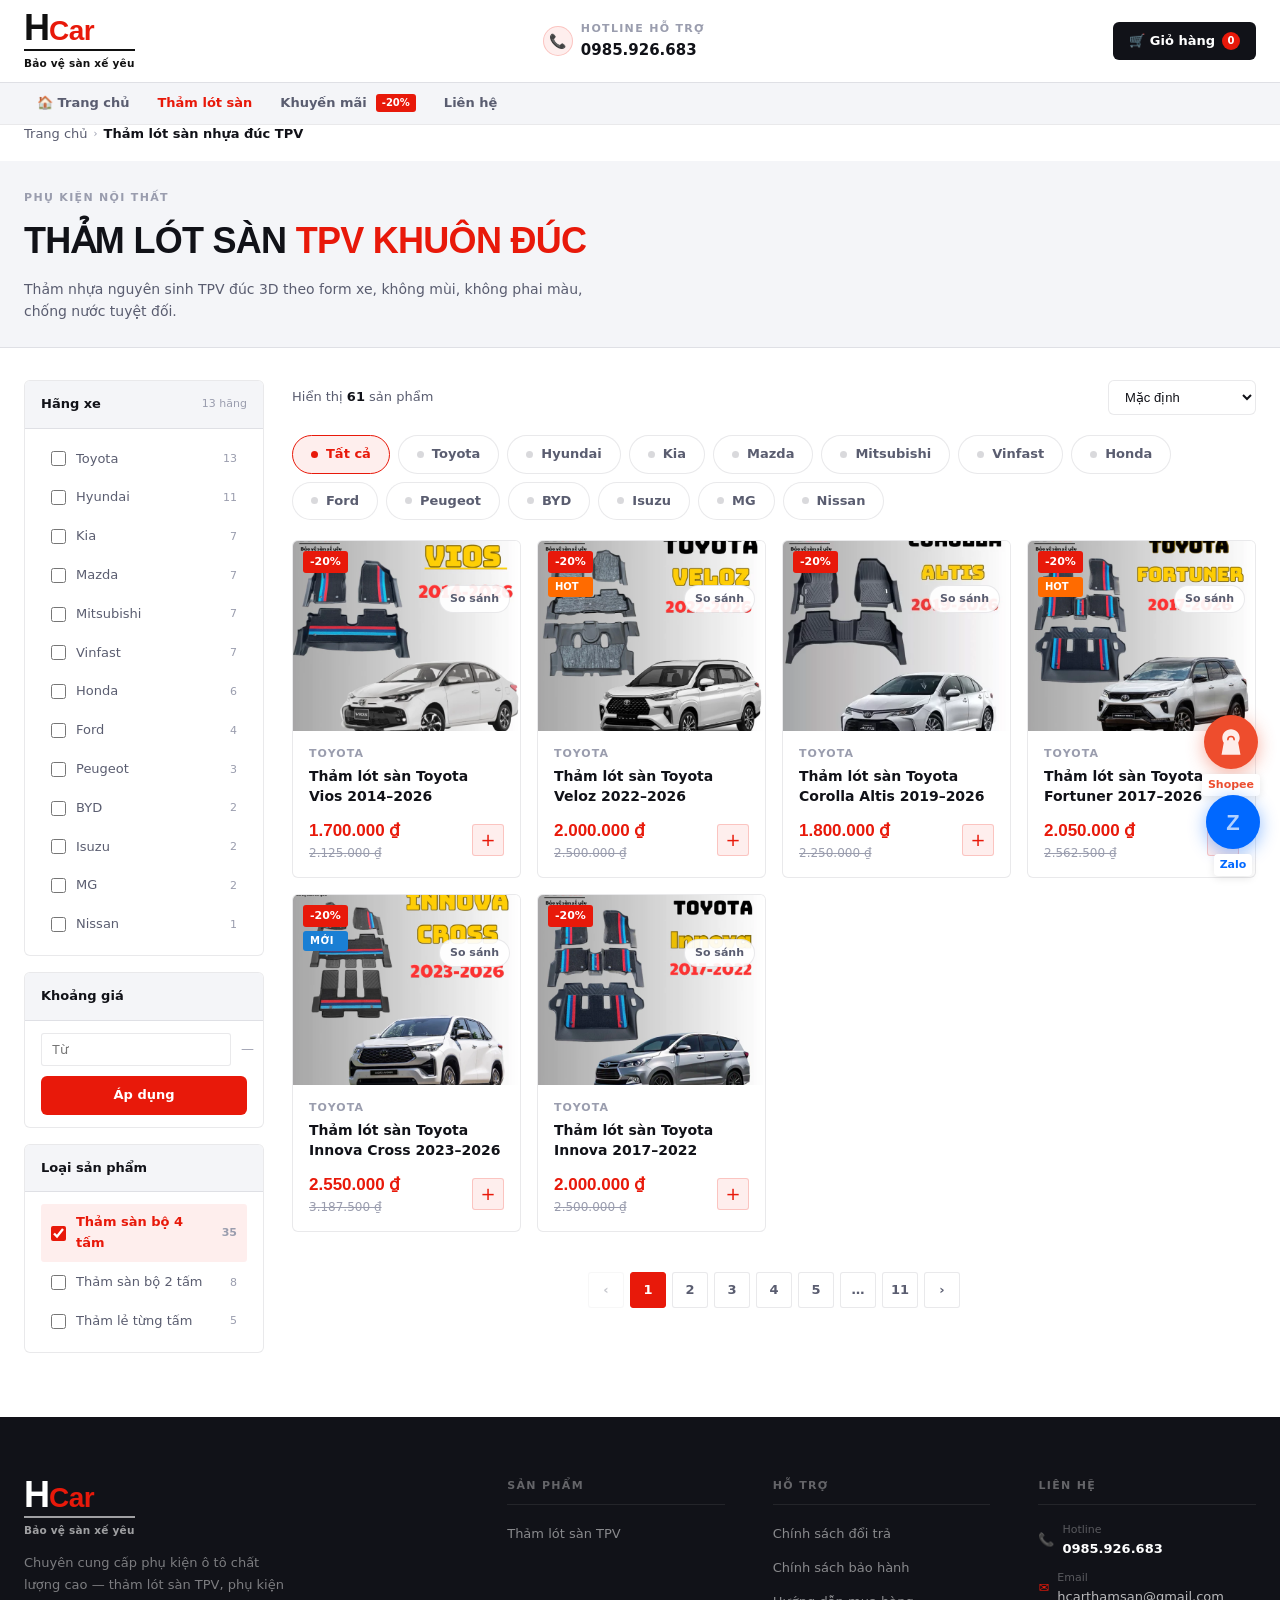
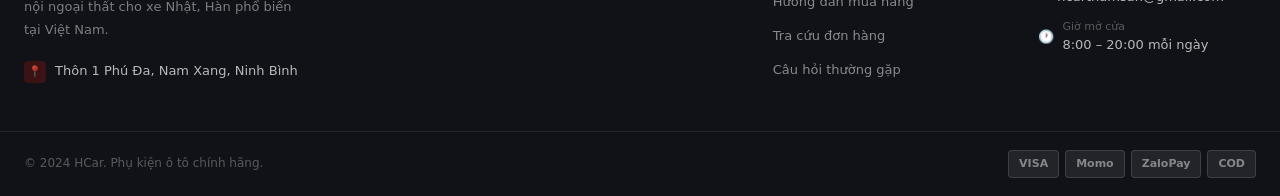
<file: categories/tham-lot-san-nhua-duc-tpe.html>
﻿<!DOCTYPE html>
<html lang="vi">
<head>
  <meta charset="UTF-8">
  <meta name="viewport" content="width=device-width, initial-scale=1.0">
  <title>Thảm lót sàn nhựa đúc TPV — HCar</title>
    <link rel="icon" href="../favicon.svg" type="image/svg+xml">
  <link rel="stylesheet" href="../styles.css">
</head>
<body>

<header id="header">
  <div class="header-top">
    <a href="../index.html" class="logo"><div class="logo-wordmark"><span class="logo-h">H</span><span class="logo-car">Car</span></div><div class="logo-rule"></div><div class="logo-tagline">Bảo vệ sàn xế yêu</div></a>
    <div class="header-contact"><div class="header-contact-icon">📞</div><div><div class="label">Hotline hỗ trợ</div><strong>0985.926.683</strong></div></div>
    <div class="header-actions"><a href="#" class="btn-cart">🛒 Giỏ hàng <span class="cart-count">0</span></a></div>
  </div>
  <nav class="nav-bar">
    <div class="nav-inner">
      <div class="nav-item"><a href="../index.html" class="nav-link">🏠 Trang chủ</a></div>
      <div class="nav-item"><a href="../categories/tham-lot-san-nhua-duc-tpe.html" class="nav-link active">Thảm lót sàn</a></div>
      <div class="nav-item"><a href="#" class="nav-link">Khuyến mãi <span class="nav-sale-badge">-20%</span></a></div>
      <div class="nav-item"><a href="#" class="nav-link">Liên hệ</a></div>
    </div>
  </nav>
</header>

<main class="page-body">
  <div class="container">
    <!-- Breadcrumb -->
    <nav class="breadcrumb" aria-label="Breadcrumb">
      <a href="../index.html">Trang chủ</a>
      <span class="breadcrumb-sep">›</span>
      <span class="breadcrumb-current">Thảm lót sàn nhựa đúc TPV</span>
    </nav>
  </div>

  <!-- Page title -->
  <div style="background:var(--surface);border-bottom:1.5px solid var(--border);padding:28px 0 24px;">
    <div class="container">
      <div class="label" style="margin-bottom:6px;">Phụ kiện nội thất</div>
      <h1 style="font-family:'Arial Black',sans-serif;font-weight:900;font-size:clamp(24px,3vw,36px);letter-spacing:-0.02em;text-transform:uppercase;color:var(--text);">
        Thảm lót sàn <span style="color:var(--accent);">TPV khuôn đúc</span>
      </h1>
      <p style="color:var(--text-dim);font-size:14px;margin-top:8px;max-width:560px;">
        Thảm nhựa nguyên sinh TPV đúc 3D theo form xe, không mùi, không phai màu, chống nước tuyệt đối.
      </p>
    </div>
  </div>

  <div class="section" style="padding-top:32px;">
    <div class="category-layout">

      <!-- SIDEBAR -->
      <aside class="sidebar">
        <!-- Brands filter -->
        <div class="sidebar-block">
          <div class="sidebar-block-head">
            Hãng xe
            <span style="font-size:11px;color:var(--text-faint);font-weight:400;">13 hãng</span>
          </div>
          <div class="sidebar-block-body">
            <div class="filter-list" id="brand-filter">
              <label class="filter-item"><input type="checkbox" value="Toyota"> Toyota <span class="filter-count">13</span></label>
              <label class="filter-item"><input type="checkbox" value="Hyundai"> Hyundai <span class="filter-count">11</span></label>
              <label class="filter-item"><input type="checkbox" value="Kia"> Kia <span class="filter-count">7</span></label>
              <label class="filter-item"><input type="checkbox" value="Mazda"> Mazda <span class="filter-count">7</span></label>
              <label class="filter-item"><input type="checkbox" value="Mitsubishi"> Mitsubishi <span class="filter-count">7</span></label>
              <label class="filter-item"><input type="checkbox" value="Vinfast"> Vinfast <span class="filter-count">7</span></label>
              <label class="filter-item"><input type="checkbox" value="Honda"> Honda <span class="filter-count">6</span></label>
              <label class="filter-item"><input type="checkbox" value="Ford"> Ford <span class="filter-count">4</span></label>
              <label class="filter-item"><input type="checkbox" value="Peugeot"> Peugeot <span class="filter-count">3</span></label>
              <label class="filter-item"><input type="checkbox" value="BYD"> BYD <span class="filter-count">2</span></label>
              <label class="filter-item"><input type="checkbox" value="Isuzu"> Isuzu <span class="filter-count">2</span></label>
              <label class="filter-item"><input type="checkbox" value="MG"> MG <span class="filter-count">2</span></label>
              <label class="filter-item"><input type="checkbox" value="Nissan"> Nissan <span class="filter-count">1</span></label>
            </div>
          </div>
        </div>

        <!-- Price filter -->
        <div class="sidebar-block">
          <div class="sidebar-block-head">Khoảng giá</div>
          <div class="sidebar-block-body">
            <div class="price-range">
              <input type="number" class="price-input" placeholder="Từ" min="0" step="100000">
              <span class="price-sep">—</span>
              <input type="number" class="price-input" placeholder="Đến" min="0" step="100000">
            </div>
            <button class="btn-filter">Áp dụng</button>
          </div>
        </div>

        <!-- Type filter -->
        <div class="sidebar-block">
          <div class="sidebar-block-head">Loại sản phẩm</div>
          <div class="sidebar-block-body">
            <div class="filter-list">
              <label class="filter-item active"><input type="checkbox" checked> Thảm sàn bộ 4 tấm <span class="filter-count">35</span></label>
              <label class="filter-item"><input type="checkbox"> Thảm sàn bộ 2 tấm <span class="filter-count">8</span></label>
              <label class="filter-item"><input type="checkbox"> Thảm lẻ từng tấm <span class="filter-count">5</span></label>
            </div>
          </div>
        </div>
      </aside>

      <!-- MAIN CONTENT -->
      <div>
        <!-- Toolbar -->
        <div class="category-toolbar">
          <div class="result-count">Hiển thị <strong id="product-count">12</strong> sản phẩm</div>
          <select class="sort-select" id="sort-select" aria-label="Sắp xếp">
            <option value="default">Mặc định</option>
            <option value="price-asc">Giá: Thấp → Cao</option>
            <option value="price-desc">Giá: Cao → Thấp</option>
            <option value="newest">Mới nhất</option>
            <option value="popular">Bán chạy nhất</option>
          </select>
        </div>

        <!-- Brand chips row -->
        <div style="display:flex;gap:8px;flex-wrap:wrap;margin-bottom:20px;" id="brand-chips">
          <button class="brand-chip active" onclick="filterBrand(this,'all')"><span class="dot"></span>Tất cả</button>
          <button class="brand-chip" onclick="filterBrand(this,'Toyota')"><span class="dot"></span>Toyota</button>
          <button class="brand-chip" onclick="filterBrand(this,'Hyundai')"><span class="dot"></span>Hyundai</button>
          <button class="brand-chip" onclick="filterBrand(this,'Kia')"><span class="dot"></span>Kia</button>
          <button class="brand-chip" onclick="filterBrand(this,'Mazda')"><span class="dot"></span>Mazda</button>
          <button class="brand-chip" onclick="filterBrand(this,'Mitsubishi')"><span class="dot"></span>Mitsubishi</button>
          <button class="brand-chip" onclick="filterBrand(this,'Vinfast')"><span class="dot"></span>Vinfast</button>
          <button class="brand-chip" onclick="filterBrand(this,'Honda')"><span class="dot"></span>Honda</button>
          <button class="brand-chip" onclick="filterBrand(this,'Ford')"><span class="dot"></span>Ford</button>
          <button class="brand-chip" onclick="filterBrand(this,'Peugeot')"><span class="dot"></span>Peugeot</button>
          <button class="brand-chip" onclick="filterBrand(this,'BYD')"><span class="dot"></span>BYD</button>
          <button class="brand-chip" onclick="filterBrand(this,'Isuzu')"><span class="dot"></span>Isuzu</button>
          <button class="brand-chip" onclick="filterBrand(this,'MG')"><span class="dot"></span>MG</button>
          <button class="brand-chip" onclick="filterBrand(this,'Nissan')"><span class="dot"></span>Nissan</button>
        </div>

        <!-- Product grid -->
        <div class="products-grid" id="cat-product-grid"></div>

        <!-- Pagination -->
        <div class="pagination" id="pagination" aria-label="Phân trang"></div>
      </div>
    </div>
  </div>
</main>

<!-- FOOTER -->
<footer id="footer">
  <div class="footer-main">
    <div class="footer-brand">
      <a href="../index.html" class="logo footer-logo"><div class="logo-wordmark"><span class="logo-h">H</span><span class="logo-car">Car</span></div><div class="logo-rule"></div><div class="logo-tagline">Bảo vệ sàn xế yêu</div></a>
      <p>Chuyên cung cấp phụ kiện ô tô chất lượng cao — thảm lót sàn TPV, phụ kiện nội ngoại thất cho xe Nhật, Hàn phổ biến tại Việt Nam.</p>
      <div class="store-chips">
        <div class="store-chip"><div class="store-chip-icon">📍</div>Thôn 1 Phú Đa, Nam Xang, Ninh Bình</div>
      </div>
    </div>
    <div class="footer-col"><h4>Sản phẩm</h4><ul><li><a href="../categories/tham-lot-san-nhua-duc-tpe.html">Thảm lót sàn TPV</a></li></ul></div>
    <div class="footer-col"><h4>Hỗ trợ</h4><ul><li><a href="#">Chính sách đổi trả</a></li><li><a href="#">Chính sách bảo hành</a></li><li><a href="#">Hướng dẫn mua hàng</a></li><li><a href="#">Tra cứu đơn hàng</a></li><li><a href="#">Câu hỏi thường gặp</a></li></ul></div>
    <div class="footer-col"><h4>Liên hệ</h4><ul><li><div class="footer-contact-row"><span class="icon">📞</span><div><div class="lbl">Hotline</div><strong>0985.926.683</strong></div></div></li><li><div class="footer-contact-row"><span class="icon">✉️</span><div><div class="lbl">Email</div>hcarthamsan@gmail.com</div></div></li><li><div class="footer-contact-row"><span class="icon">🕐</span><div><div class="lbl">Giờ mở cửa</div>8:00 – 20:00 mỗi ngày</div></div></li></ul></div>
  </div>
  <div class="footer-bottom"><div class="footer-bottom-inner"><div class="footer-copy">© 2024 HCar. Phụ kiện ô tô chính hãng.</div><div class="footer-badges"><span class="payment-badge">VISA</span><span class="payment-badge">Momo</span><span class="payment-badge">ZaloPay</span><span class="payment-badge">COD</span></div></div></div>
</footer>

<script>
const PRODUCTS=[
  /* TOYOTA */
  {name:'Thảm lót sàn Toyota Vios 2014–2026',brand:'Toyota',priceNum:1700000,price:'1.700.000',old:'2.125.000',sale:20,hot:false,newBadge:false,slug:'tham-lot-san-o-to-tpe-khuon-duc-toyota-vios'},
  {name:'Thảm lót sàn Toyota Veloz 2022–2026',brand:'Toyota',priceNum:2000000,price:'2.000.000',old:'2.500.000',sale:20,hot:true,newBadge:false,slug:'tham-lot-san-o-to-tpe-khuon-duc-toyota-veloz-cross'},
  {name:'Thảm lót sàn Toyota Corolla Altis 2019–2026',brand:'Toyota',priceNum:1800000,price:'1.800.000',old:'2.250.000',sale:20,hot:false,newBadge:false,slug:'tham-lot-san-o-to-tpe-khuon-duc-toyota-corolla-altis'},
  {name:'Thảm lót sàn Toyota Fortuner 2017–2026',brand:'Toyota',priceNum:2050000,price:'2.050.000',old:'2.562.500',sale:20,hot:true,newBadge:false,slug:'tham-lot-san-o-to-tpe-khuon-duc-toyota-fortuner'},
  {name:'Thảm lót sàn Toyota Innova Cross 2023–2026',brand:'Toyota',priceNum:2550000,price:'2.550.000',old:'3.187.500',sale:20,hot:false,newBadge:true,slug:'tham-lot-san-o-to-tpe-khuon-duc-toyota-innova-cross'},
  {name:'Thảm lót sàn Toyota Innova 2017–2022',brand:'Toyota',priceNum:2000000,price:'2.000.000',old:'2.500.000',sale:20,hot:false,newBadge:false,slug:'tham-lot-san-o-to-tpe-khuon-duc-toyota-innova'},
  {name:'Thảm lót sàn Toyota Camry 2019–2026',brand:'Toyota',priceNum:1750000,price:'1.750.000',old:'2.187.500',sale:20,hot:false,newBadge:false,slug:'tham-lot-san-o-to-tpe-khuon-duc-toyota-camry'},
  {name:'Thảm lót sàn Toyota Corolla Cross 2020–2022',brand:'Toyota',priceNum:1700000,price:'1.700.000',old:'2.125.000',sale:20,hot:false,newBadge:false,slug:'tham-lot-san-o-to-tpe-khuon-duc-toyota-corolla-cross'},
  {name:'Thảm lót sàn Toyota Hilux 2016–2025',brand:'Toyota',priceNum:1750000,price:'1.750.000',old:'2.187.500',sale:20,hot:false,newBadge:false,slug:'tham-lot-san-o-to-tpe-khuon-duc-toyota-hilux'},
  {name:'Thảm lót sàn Toyota Yaris Cross 2023–2026',brand:'Toyota',priceNum:1690000,price:'1.690.000',old:'2.112.500',sale:20,hot:false,newBadge:true,slug:'tham-lot-san-o-to-tpe-khuon-duc-toyota-yaris-cross'},
  {name:'Thảm lót sàn Toyota Raize 2020–2026',brand:'Toyota',priceNum:1700000,price:'1.700.000',old:'2.125.000',sale:20,hot:false,newBadge:false,slug:'tham-lot-san-o-to-tpe-khuon-duc-toyota-raize'},
  {name:'Thảm lót sàn Toyota Wigo 2023–2026',brand:'Toyota',priceNum:1700000,price:'1.700.000',old:'2.125.000',sale:20,hot:false,newBadge:true,slug:'tham-lot-san-o-to-tpe-khuon-duc-toyota-wigo'},
  /* HONDA */
  {name:'Thảm lót sàn Honda CRV 2018–2023',brand:'Honda',priceNum:1715000,price:'1.715.000',old:'2.143.750',sale:20,hot:true,newBadge:false,slug:'tham-lot-san-o-to-tpe-khuon-duc-honda-crv'},
  {name:'Thảm lót sàn Honda CRV 2024–2026',brand:'Honda',priceNum:2100000,price:'2.100.000',old:'2.625.000',sale:20,hot:false,newBadge:true,slug:'tham-lot-san-o-to-tpe-khuon-duc-honda-crv-2024'},
  {name:'Thảm lót sàn Honda BRV 2023–2026',brand:'Honda',priceNum:2100000,price:'2.100.000',old:'2.625.000',sale:20,hot:false,newBadge:true,slug:'tham-lot-san-o-to-tpe-khuon-duc-honda-brv'},
  /* MAZDA */
  {name:'Thảm lót sàn Mazda CX5 2018–2026',brand:'Mazda',priceNum:1700000,price:'1.700.000',old:'2.125.000',sale:20,hot:false,newBadge:false,slug:'tham-lot-san-o-to-tpe-khuon-duc-mazda-cx5'},
  {name:'Thảm lót sàn Mazda CX8 2019–2026',brand:'Mazda',priceNum:1950000,price:'1.950.000',old:'2.437.500',sale:20,hot:false,newBadge:false,slug:'tham-lot-san-o-to-tpe-khuon-duc-mazda-cx8'},
  {name:'Thảm lót sàn Mazda CX3 2021–2026',brand:'Mazda',priceNum:1750000,price:'1.750.000',old:'2.187.500',sale:20,hot:false,newBadge:false,slug:'tham-lot-san-o-to-tpe-khuon-duc-mazda-cx3'},
  {name:'Thảm lót sàn Mazda CX30 2020–2026',brand:'Mazda',priceNum:1760000,price:'1.760.000',old:'2.200.000',sale:20,hot:false,newBadge:false,slug:'tham-lot-san-o-to-tpe-khuon-duc-mazda-cx30'},
  {name:'Thảm lót sàn Mazda 3 2020–2026',brand:'Mazda',priceNum:1800000,price:'1.800.000',old:'2.250.000',sale:20,hot:false,newBadge:false,slug:'tham-lot-san-o-to-tpe-khuon-duc-mazda-3'},
  {name:'Thảm lót sàn Mazda 3 2014–2019',brand:'Mazda',priceNum:1700000,price:'1.700.000',old:'2.125.000',sale:20,hot:false,newBadge:false,slug:'tham-lot-san-o-to-tpe-khuon-duc-mazda-3-2014'},
  /* HYUNDAI */
  {name:'Thảm lót sàn Hyundai I10 2022–2025',brand:'Hyundai',priceNum:1750000,price:'1.750.000',old:'2.187.500',sale:20,hot:false,newBadge:false,slug:'tham-lot-san-o-to-tpe-khuon-duc-hyundai-i10'},
  {name:'Thảm lót sàn Hyundai Accent 2018–2023',brand:'Hyundai',priceNum:1700000,price:'1.700.000',old:'2.125.000',sale:20,hot:false,newBadge:false,slug:'tham-lot-san-o-to-tpe-khuon-duc-hyundai-accent'},
  {name:'Thảm lót sàn Hyundai Accent 2024–2026',brand:'Hyundai',priceNum:2100000,price:'2.100.000',old:'2.625.000',sale:20,hot:false,newBadge:true,slug:'tham-lot-san-o-to-tpe-khuon-duc-hyundai-accent-2024'},
  {name:'Thảm lót sàn Hyundai Creta 2022–2026',brand:'Hyundai',priceNum:1800000,price:'1.800.000',old:'2.250.000',sale:20,hot:false,newBadge:false,slug:'tham-lot-san-o-to-tpe-khuon-duc-hyundai-creta'},
  {name:'Thảm lót sàn Hyundai Tucson 2022–2026',brand:'Hyundai',priceNum:1750000,price:'1.750.000',old:'2.187.500',sale:20,hot:false,newBadge:false,slug:'tham-lot-san-o-to-tpe-khuon-duc-hyundai-tucson'},
  {name:'Thảm lót sàn Hyundai Santa Fe 2019–2024',brand:'Hyundai',priceNum:2000000,price:'2.000.000',old:'2.500.000',sale:20,hot:false,newBadge:false,slug:'tham-lot-san-o-to-tpe-khuon-duc-hyundai-santa-fe'},
  {name:'Thảm lót sàn Hyundai Santa Fe All New 2025–2026',brand:'Hyundai',priceNum:2100000,price:'2.100.000',old:'2.625.000',sale:20,hot:false,newBadge:true,slug:'tham-lot-san-o-to-tpe-khuon-duc-hyundai-santa-fe-allnew'},
  {name:'Thảm lót sàn Hyundai Stargazer 2023–2026',brand:'Hyundai',priceNum:1950000,price:'1.950.000',old:'2.437.500',sale:20,hot:true,newBadge:true,slug:'tham-lot-san-o-to-tpe-khuon-duc-hyundai-stargazer'},
  {name:'Thảm lót sàn Hyundai Custin 2023–2026',brand:'Hyundai',priceNum:2100000,price:'2.100.000',old:'2.625.000',sale:20,hot:false,newBadge:true,slug:'tham-lot-san-o-to-tpe-khuon-duc-hyundai-custin'},
  {name:'Thảm lót sàn Hyundai Elantra 2022–2026',brand:'Hyundai',priceNum:1600000,price:'1.600.000',old:'2.000.000',sale:20,hot:false,newBadge:false,slug:'tham-lot-san-o-to-tpe-khuon-duc-hyundai-elantra'},
  /* KIA */
  {name:'Thảm lót sàn Kia Soluto 2019–2026',brand:'Kia',priceNum:1700000,price:'1.700.000',old:'2.125.000',sale:20,hot:false,newBadge:false,slug:'tham-lot-san-o-to-tpe-khuon-duc-kia-soluto'},
  {name:'Thảm lót sàn Kia Carens 2022–2026',brand:'Kia',priceNum:2000000,price:'2.000.000',old:'2.500.000',sale:20,hot:true,newBadge:true,slug:'tham-lot-san-o-to-tpe-khuon-duc-kia-carens'},
  {name:'Thảm lót sàn Kia K3 Cerato 2019–2026',brand:'Kia',priceNum:1750000,price:'1.750.000',old:'2.187.500',sale:20,hot:false,newBadge:false,slug:'tham-lot-san-o-to-tpe-khuon-duc-kia-k3'},
  {name:'Thảm lót sàn Kia Seltos 2020–2026',brand:'Kia',priceNum:1690000,price:'1.690.000',old:'2.112.500',sale:20,hot:false,newBadge:false,slug:'tham-lot-san-o-to-tpe-khuon-duc-kia-seltos'},
  {name:'Thảm lót sàn Kia Sorento 2021–2026',brand:'Kia',priceNum:2100000,price:'2.100.000',old:'2.625.000',sale:20,hot:false,newBadge:false,slug:'tham-lot-san-o-to-tpe-khuon-duc-kia-sorento'},
  {name:'Thảm lót sàn Kia Sonet 2021–2026',brand:'Kia',priceNum:1600000,price:'1.600.000',old:'2.000.000',sale:20,hot:false,newBadge:false,slug:'tham-lot-san-o-to-tpe-khuon-duc-kia-sonet'},
  /* MITSUBISHI */
  {name:'Thảm lót sàn Mitsubishi Xpander 2018–2026',brand:'Mitsubishi',priceNum:2100000,price:'2.100.000',old:'2.625.000',sale:20,hot:false,newBadge:false,slug:'tham-lot-san-o-to-tpe-khuon-duc-mitsubishi-xpander'},
  {name:'Thảm lót sàn Mitsubishi Pajero Sport 5D 2019–2026',brand:'Mitsubishi',priceNum:2000000,price:'2.000.000',old:'2.500.000',sale:20,hot:false,newBadge:false,slug:'tham-lot-san-o-to-tpe-khuon-duc-mitsubishi-pajero-sport'},
  {name:'Thảm lót sàn Mitsubishi Triton New 2025–2026',brand:'Mitsubishi',priceNum:1750000,price:'1.750.000',old:'2.187.500',sale:20,hot:true,newBadge:true,slug:'tham-lot-san-o-to-tpe-khuon-duc-mitsubishi-triton'},
  {name:'Thảm lót sàn Mitsubishi Outlander 5D 2019–2025',brand:'Mitsubishi',priceNum:2100000,price:'2.100.000',old:'2.625.000',sale:20,hot:false,newBadge:false,slug:'tham-lot-san-o-to-tpe-khuon-duc-mitsubishi-outlander'},
  {name:'Thảm lót sàn Mitsubishi Attrage 2013–2026',brand:'Mitsubishi',priceNum:1650000,price:'1.650.000',old:'2.062.500',sale:20,hot:false,newBadge:false,slug:'tham-lot-san-o-to-tpe-khuon-duc-mitsubishi-attrage'},
  {name:'Thảm lót sàn Mitsubishi Destinator 2025–2026',brand:'Mitsubishi',priceNum:2080000,price:'2.080.000',old:'2.600.000',sale:20,hot:false,newBadge:true,slug:'tham-lot-san-o-to-tpe-khuon-duc-mitsubishi-destinator'},
  /* FORD */
  {name:'Thảm lót sàn Ford Ranger 2012–2022',brand:'Ford',priceNum:1750000,price:'1.750.000',old:'2.187.500',sale:20,hot:false,newBadge:false,slug:'tham-lot-san-o-to-tpe-khuon-duc-ford-ranger-2012'},
  {name:'Thảm lót sàn Ford Ranger 2023–2026',brand:'Ford',priceNum:1750000,price:'1.750.000',old:'2.187.500',sale:20,hot:true,newBadge:true,slug:'tham-lot-san-o-to-tpe-khuon-duc-ford-ranger-2023'},
  {name:'Thảm lót sàn Ford Everest 5D 2023–2025',brand:'Ford',priceNum:2050000,price:'2.050.000',old:'2.562.500',sale:20,hot:false,newBadge:true,slug:'tham-lot-san-o-to-tpe-khuon-duc-ford-everest'},
  {name:'Thảm lót sàn Ford Territory 5D 2022–2026',brand:'Ford',priceNum:1800000,price:'1.800.000',old:'2.250.000',sale:20,hot:false,newBadge:false,slug:'tham-lot-san-o-to-tpe-khuon-duc-ford-territory'},
  /* ISUZU */
  {name:'Thảm lót sàn Isuzu Mux 2020–2026',brand:'Isuzu',priceNum:2100000,price:'2.100.000',old:'2.625.000',sale:20,hot:false,newBadge:false,slug:'tham-lot-san-o-to-tpe-khuon-duc-isuzu-mux'},
  /* VINFAST */
  {name:'Thảm lót sàn Vinfast VF3 All New 2024–2025',brand:'Vinfast',priceNum:1600000,price:'1.600.000',old:'2.000.000',sale:20,hot:false,newBadge:true,slug:'tham-lot-san-o-to-tpe-khuon-duc-vinfast-vf3'},
  {name:'Thảm lót sàn Vinfast VF5 5D 2023–2026',brand:'Vinfast',priceNum:1600000,price:'1.600.000',old:'2.000.000',sale:20,hot:false,newBadge:false,slug:'tham-lot-san-o-to-tpe-khuon-duc-vinfast-vf5'},
  {name:'Thảm lót sàn Vinfast VF6 2023–2025',brand:'Vinfast',priceNum:1600000,price:'1.600.000',old:'2.000.000',sale:20,hot:false,newBadge:false,slug:'tham-lot-san-o-to-tpe-khuon-duc-vinfast-vf6'},
  {name:'Thảm lót sàn Vinfast VF7 2023–2025',brand:'Vinfast',priceNum:1600000,price:'1.600.000',old:'2.000.000',sale:20,hot:false,newBadge:false,slug:'tham-lot-san-o-to-tpe-khuon-duc-vinfast-vf7'},
  {name:'Thảm lót sàn Vinfast VF8 2023–2025',brand:'Vinfast',priceNum:1700000,price:'1.700.000',old:'2.125.000',sale:20,hot:false,newBadge:false,slug:'tham-lot-san-o-to-tpe-khuon-duc-vinfast-vf8'},
  {name:'Thảm lót sàn Vinfast Lux SA 2019–2023',brand:'Vinfast',priceNum:1950000,price:'1.950.000',old:'2.437.500',sale:20,hot:false,newBadge:false,slug:'tham-lot-san-o-to-tpe-khuon-duc-vinfast-lux-sa'},
  {name:'Thảm lót sàn Vinfast Limo Green MPV7 2025–2026',brand:'Vinfast',priceNum:2050000,price:'2.050.000',old:'2.562.500',sale:20,hot:false,newBadge:true,slug:'tham-lot-san-o-to-tpe-khuon-duc-vinfast-mpv7'},
  /* PEUGEOT */
  {name:'Thảm lót sàn Peugeot 3008 2019–2026',brand:'Peugeot',priceNum:1800000,price:'1.800.000',old:'2.250.000',sale:20,hot:false,newBadge:false,slug:'tham-lot-san-o-to-tpe-khuon-duc-peugeot-3008'},
  {name:'Thảm lót sàn Peugeot 5008 2017–2025',brand:'Peugeot',priceNum:2100000,price:'2.100.000',old:'2.625.000',sale:20,hot:false,newBadge:false,slug:'tham-lot-san-o-to-tpe-khuon-duc-peugeot-5008'},
  {name:'Thảm lót sàn Peugeot 2008 2022–2026',brand:'Peugeot',priceNum:1750000,price:'1.750.000',old:'2.187.500',sale:20,hot:false,newBadge:false,slug:'tham-lot-san-o-to-tpe-khuon-duc-peugeot-2008'},
  /* BYD */
  {name:'Thảm lót sàn BYD Sealion 6 2025–2026',brand:'BYD',priceNum:1750000,price:'1.750.000',old:'2.187.500',sale:20,hot:false,newBadge:true,slug:'tham-lot-san-o-to-tpe-khuon-duc-byd-sealion6'},
  {name:'Thảm lót sàn BYD M6 2024–2026',brand:'BYD',priceNum:2000000,price:'2.000.000',old:'2.500.000',sale:20,hot:false,newBadge:true,slug:'tham-lot-san-o-to-tpe-khuon-duc-byd-m6'},
  /* MG */
  {name:'Thảm lót sàn MG ZS 2020–2026',brand:'MG',priceNum:1750000,price:'1.750.000',old:'2.187.500',sale:20,hot:false,newBadge:false,slug:'tham-lot-san-o-to-tpe-khuon-duc-mg-zs'},
];
const PAGE_SIZE=6;
const BRAND_COLORS={Toyota:{a:'#EB0A1E',bg:'#FDF5F5'},Honda:{a:'#CC0000',bg:'#FDF5F5'},Mazda:{a:'#8B1A2F',bg:'#F8EDEF'},Hyundai:{a:'#002C5F',bg:'#EEF3FA'},Kia:{a:'#BB162B',bg:'#FDF6F6'},Mitsubishi:{a:'#B3001B',bg:'#FDF5F5'},Ford:{a:'#003499',bg:'#EEF2FF'},Vinfast:{a:'#007AC2',bg:'#EEF8FF'},Peugeot:{a:'#2D5BE3',bg:'#EEF2FF'},BYD:{a:'#1B7E3F',bg:'#EEF9F3'},Isuzu:{a:'#D2232A',bg:'#FDF5F5'},MG:{a:'#E4002B',bg:'#FDF5F5'},Nissan:{a:'#C3002F',bg:'#FDF5F5'},Omoda:{a:'#FF6B00',bg:'#FFF6EE'}};
function drawMatBrand(canvas,brand,modelName){
  const ctx=canvas.getContext('2d'),W=canvas.width,H=canvas.height;
  const bc=BRAND_COLORS[brand]||{a:'#D43212',bg:'#FDF5F5'};
  ctx.fillStyle=bc.bg;ctx.fillRect(0,0,W,H);
  ctx.strokeStyle='rgba(0,0,0,0.04)';ctx.lineWidth=1;
  for(let x=0;x<W;x+=16){ctx.beginPath();ctx.moveTo(x,0);ctx.lineTo(x,H);ctx.stroke();}
  for(let y=0;y<H;y+=16){ctx.beginPath();ctx.moveTo(0,y);ctx.lineTo(W,y);ctx.stroke();}
  ctx.fillStyle=bc.a;ctx.fillRect(0,0,W,Math.max(5,H*0.07));
  const fs1=Math.max(12,W*0.062);ctx.fillStyle=bc.a;ctx.font='bold '+fs1+'px Arial Black,sans-serif';ctx.textAlign='center';ctx.fillText(brand.toUpperCase(),W/2,H*0.22);
  const mx=W*0.1,my=H*0.3,mw=W*0.8,mh=H*0.38,mr=Math.max(6,W*0.03);
  ctx.shadowColor='rgba(0,0,0,0.18)';ctx.shadowBlur=W*0.05;ctx.shadowOffsetY=H*0.025;
  ctx.beginPath();ctx.moveTo(mx+mr,my);ctx.lineTo(mx+mw-mr,my);ctx.quadraticCurveTo(mx+mw,my,mx+mw,my+mr);ctx.lineTo(mx+mw,my+mh-mr);ctx.quadraticCurveTo(mx+mw,my+mh,mx+mw-mr,my+mh);ctx.lineTo(mx+mr,my+mh);ctx.quadraticCurveTo(mx,my+mh,mx,my+mh-mr);ctx.lineTo(mx,my+mr);ctx.quadraticCurveTo(mx,my,mx+mr,my);ctx.closePath();
  ctx.fillStyle='#2C2C2E';ctx.fill();ctx.shadowColor='transparent';
  ctx.save();ctx.clip();
  const rh2=Math.max(4,H*0.022);
  for(let y=my+rh2;y<my+mh;y+=rh2*2){ctx.fillStyle='rgba(255,255,255,0.07)';ctx.fillRect(mx,y,mw,rh2);}
  const pd=Math.max(5,W*0.025);ctx.strokeStyle='rgba(255,255,255,0.18)';ctx.lineWidth=1;ctx.strokeRect(mx+pd,my+pd,mw-pd*2,mh-pd*2);
  ctx.fillStyle='rgba(255,255,255,0.1)';ctx.font='bold '+Math.max(9,W*0.05)+'px Arial Black,sans-serif';ctx.textAlign='center';ctx.fillText('HCAR',W/2,my+mh/2+Math.max(4,W*0.02));
  ctx.restore();
  ctx.strokeStyle=bc.a+'AA';ctx.lineWidth=Math.max(1.5,W*0.007);
  ctx.beginPath();ctx.moveTo(mx+mr,my);ctx.lineTo(mx+mw-mr,my);ctx.quadraticCurveTo(mx+mw,my,mx+mw,my+mr);ctx.lineTo(mx+mw,my+mh-mr);ctx.quadraticCurveTo(mx+mw,my+mh,mx+mw-mr,my+mh);ctx.lineTo(mx+mr,my+mh);ctx.quadraticCurveTo(mx,my+mh,mx,my+mh-mr);ctx.lineTo(mx,my+mr);ctx.quadraticCurveTo(mx,my,mx+mr,my);ctx.closePath();ctx.stroke();
  if(modelName){const fs2=Math.max(9,W*0.04);ctx.fillStyle='#555';ctx.font=fs2+'px Arial,sans-serif';ctx.textAlign='center';let txt=modelName;ctx.font=fs2+'px Arial,sans-serif';while(ctx.measureText(txt).width>W*0.84&&txt.length>2)txt=txt.slice(0,-1);if(txt!==modelName)txt+='…';ctx.fillText(txt,W/2,H*0.82);}
  const bw=Math.max(30,W*0.15),bh=Math.max(13,H*0.074),bx=W/2-bw/2,by=H*0.88;
  ctx.fillStyle=bc.a;ctx.beginPath();ctx.moveTo(bx+3,by);ctx.lineTo(bx+bw-3,by);ctx.quadraticCurveTo(bx+bw,by,bx+bw,by+3);ctx.lineTo(bx+bw,by+bh-3);ctx.quadraticCurveTo(bx+bw,by+bh,bx+bw-3,by+bh);ctx.lineTo(bx+3,by+bh);ctx.quadraticCurveTo(bx,by+bh,bx,by+bh-3);ctx.lineTo(bx,by+3);ctx.quadraticCurveTo(bx,by,bx+3,by);ctx.closePath();ctx.fill();
  ctx.fillStyle='#fff';ctx.font='bold '+Math.max(8,W*0.036)+'px Arial,sans-serif';ctx.textAlign='center';ctx.fillText('TPV',W/2,by+bh*0.73);
}

const grid=document.getElementById('cat-product-grid');
const pagDiv=document.getElementById('pagination');
let selectedBrands=new Set();
let currentSort='default';
let priceMin=0,priceMax=Infinity;
let currentPage=1;
let compareList=[];

function getFiltered(){
  let list=PRODUCTS.filter(p=>{
    const brandOk=selectedBrands.size===0||selectedBrands.has(p.brand);
    const priceOk=p.priceNum>=priceMin&&p.priceNum<=priceMax;
    return brandOk&&priceOk;
  });
  if(currentSort==='price-asc') list=[...list].sort((a,b)=>a.priceNum-b.priceNum);
  else if(currentSort==='price-desc') list=[...list].sort((a,b)=>b.priceNum-a.priceNum);
  else if(currentSort==='newest') list=[...list].sort((a,b)=>(b.newBadge?1:0)-(a.newBadge?1:0));
  else if(currentSort==='popular') list=[...list].sort((a,b)=>(b.hot?1:0)-(a.hot?1:0));
  return list;
}

const IMG_MAP={'tham-lot-san-o-to-tpe-khuon-duc-toyota-vios':'hcar-003.webp','tham-lot-san-o-to-tpe-khuon-duc-toyota-veloz-cross':'hcar-006.webp','tham-lot-san-o-to-tpe-khuon-duc-toyota-fortuner':'hcar-007.webp','tham-lot-san-o-to-tpe-khuon-duc-hyundai-i10':'hcar-008.webp','tham-lot-san-o-to-tpe-khuon-duc-toyota-corolla-altis':'hcar-009.webp','tham-lot-san-o-to-tpe-khuon-duc-byd-sealion6':'hcar-010.webp','tham-lot-san-o-to-tpe-khuon-duc-ford-everest':'hcar-019.webp','tham-lot-san-o-to-tpe-khuon-duc-honda-brv':'hcar-015.webp','tham-lot-san-o-to-tpe-khuon-duc-toyota-innova-cross':'hcar-016.webp','tham-lot-san-o-to-tpe-khuon-duc-kia-soluto':'hcar-017.webp','tham-lot-san-o-to-tpe-khuon-duc-peugeot-2008':'hcar-018.webp','tham-lot-san-o-to-tpe-khuon-duc-mitsubishi-triton':'hcar-020.webp','tham-lot-san-o-to-tpe-khuon-duc-mazda-3-2014':'hcar-021.webp','tham-lot-san-o-to-tpe-khuon-duc-mitsubishi-pajero-sport':'hcar-022.webp','tham-lot-san-o-to-tpe-khuon-duc-honda-crv-2024':'hcar-023.webp','tham-lot-san-o-to-tpe-khuon-duc-hyundai-santa-fe-allnew':'hcar-024.webp','tham-lot-san-o-to-tpe-khuon-duc-hyundai-stargazer':'hcar-025.webp','tham-lot-san-o-to-tpe-khuon-duc-hyundai-custin':'hcar-026.webp','tham-lot-san-o-to-tpe-khuon-duc-hyundai-elantra':'hcar-027.webp','tham-lot-san-o-to-tpe-khuon-duc-hyundai-creta':'hcar-028.webp','tham-lot-san-o-to-tpe-khuon-duc-hyundai-tucson':'hcar-029.webp','tham-lot-san-o-to-tpe-khuon-duc-toyota-corolla-cross':'hcar-030.webp','tham-lot-san-o-to-tpe-khuon-duc-toyota-camry':'hcar-031.webp','tham-lot-san-o-to-tpe-khuon-duc-vinfast-vf5':'hcar-032.webp','tham-lot-san-o-to-tpe-khuon-duc-vinfast-mpv7':'hcar-033.webp','tham-lot-san-o-to-tpe-khuon-duc-vinfast-vf7':'hcar-034.webp','tham-lot-san-o-to-tpe-khuon-duc-vinfast-vf8':'hcar-035.webp','tham-lot-san-o-to-tpe-khuon-duc-vinfast-vf3':'hcar-036.webp','tham-lot-san-o-to-tpe-khuon-duc-vinfast-lux-sa':'hcar-037.webp','tham-lot-san-o-to-tpe-khuon-duc-byd-m6':'hcar-038.webp','tham-lot-san-o-to-tpe-khuon-duc-isuzu-mux':'hcar-039.webp','tham-lot-san-o-to-tpe-khuon-duc-toyota-innova':'hcar-040.webp','tham-lot-san-o-to-tpe-khuon-duc-hyundai-accent':'hcar-041.webp','tham-lot-san-o-to-tpe-khuon-duc-mazda-cx3':'hcar-042.webp','tham-lot-san-o-to-tpe-khuon-duc-mitsubishi-outlander':'hcar-043.webp','tham-lot-san-o-to-tpe-khuon-duc-mg-zs':'hcar-044.webp','tham-lot-san-o-to-tpe-khuon-duc-ford-ranger-2023':'hcar-045.webp','tham-lot-san-o-to-tpe-khuon-duc-mazda-3':'hcar-046.webp','tham-lot-san-o-to-tpe-khuon-duc-mitsubishi-xpander':'hcar-047.webp','tham-lot-san-o-to-tpe-khuon-duc-mitsubishi-destinator':'hcar-048.webp','tham-lot-san-o-to-tpe-khuon-duc-hyundai-accent-2024':'hcar-049.webp','tham-lot-san-o-to-tpe-khuon-duc-mitsubishi-attrage':'hcar-050.webp','tham-lot-san-o-to-tpe-khuon-duc-peugeot-3008':'hcar-051.webp','tham-lot-san-o-to-tpe-khuon-duc-peugeot-5008':'hcar-052.webp','tham-lot-san-o-to-tpe-khuon-duc-hyundai-santa-fe':'hcar-053.webp','tham-lot-san-o-to-tpe-khuon-duc-kia-sonet':'hcar-054.webp','tham-lot-san-o-to-tpe-khuon-duc-toyota-raize':'hcar-055.webp','tham-lot-san-o-to-tpe-khuon-duc-honda-crv':'hcar-056.webp','tham-lot-san-o-to-tpe-khuon-duc-mazda-cx8':'hcar-057.webp','tham-lot-san-o-to-tpe-khuon-duc-toyota-hilux':'hcar-087.jpg','tham-lot-san-o-to-tpe-khuon-duc-vinfast-vf6':'hcar-088.jpg','tham-lot-san-o-to-tpe-khuon-duc-ford-ranger-2012':'hcar-089.jpg','tham-lot-san-o-to-tpe-khuon-duc-kia-carens':'hcar-090.jpg','tham-lot-san-o-to-tpe-khuon-duc-mazda-cx5':'hcar-091.jpg','tham-lot-san-o-to-tpe-khuon-duc-kia-sorento':'hcar-092.jpg','tham-lot-san-o-to-tpe-khuon-duc-kia-seltos':'hcar-093.jpg','tham-lot-san-o-to-tpe-khuon-duc-kia-k3':'hcar-094.jpg','tham-lot-san-o-to-tpe-khuon-duc-ford-territory':'hcar-095.jpg','tham-lot-san-o-to-tpe-khuon-duc-toyota-yaris-cross':'hcar-096.jpg','tham-lot-san-o-to-tpe-khuon-duc-toyota-wigo':'hcar-097.jpg','tham-lot-san-o-to-tpe-khuon-duc-mazda-cx30':'hcar-098.jpg'};
function renderPage(page){
  currentPage=page;
  const filtered=getFiltered();
  const totalPages=Math.max(1,Math.ceil(filtered.length/PAGE_SIZE));
  if(currentPage>totalPages) currentPage=totalPages;
  const slice=filtered.slice((currentPage-1)*PAGE_SIZE,currentPage*PAGE_SIZE);
  grid.innerHTML='';
  slice.forEach((p,i)=>{
    const card=document.createElement('a');card.className='product-card';card.href='../products/san-pham.html?slug='+p.slug;card.setAttribute('aria-label',p.name);
    const _img=IMG_MAP[p.slug];const _imgEl=_img?`<img src="../images/products/${_img}" alt="${p.name}" loading="lazy">`:'<canvas width="260" height="190" aria-hidden="true"></canvas>';
    card.innerHTML=`<div class="product-img">${_imgEl}<div class="badge-wrap"><span class="badge-sale">-${p.sale}%</span>${p.hot?'<span class="badge-hot">HOT</span>':''}${p.newBadge?'<span class="badge-new">MỚI</span>':''}</div></div><div class="product-body"><div class="product-brand">${p.brand}</div><div class="product-name">${p.name}</div><div class="product-price-row"><div><div class="p-price-main">${p.price} ₫</div><div class="p-price-old">${p.old} ₫</div></div><button class="btn-add" onclick="event.preventDefault();this.textContent='✓';this.style.background='var(--accent)';this.style.color='#fff';setTimeout(()=>{this.textContent='+';this.style.background='';this.style.color='';},1200)" aria-label="Thêm vào giỏ hàng">+</button></div></div>`;
    grid.appendChild(card);if(!_img){const cv=card.querySelector('canvas');cv.width=260;cv.height=190;const mn=p.name.replace(/^Thảm lót sàn (ô tô )?/,'').replace(p.brand+' ','').trim();drawMatBrand(cv,p.brand,mn);}
    const cmpW=document.createElement('div');cmpW.className='card-compare-wrap';
    const cmpCb=document.createElement('input');cmpCb.type='checkbox';cmpCb.className='card-compare-check';cmpCb.id='cmp-'+p.slug;cmpCb.checked=compareList.some(c=>c.slug===p.slug);
    cmpCb.addEventListener('change',()=>toggleCompare(p.slug,p.name,p.price));cmpCb.addEventListener('click',e=>e.stopPropagation());
    const cmpLbl=document.createElement('label');cmpLbl.className='card-compare-label';cmpLbl.setAttribute('for','cmp-'+p.slug);cmpLbl.textContent='So sánh';cmpLbl.addEventListener('click',e=>e.stopPropagation());
    cmpW.appendChild(cmpCb);cmpW.appendChild(cmpLbl);card.appendChild(cmpW);
  });
  document.getElementById('product-count').textContent=filtered.length;
  renderPagination(totalPages);
  window.scrollTo({top:document.getElementById('cat-product-grid').getBoundingClientRect().top+window.scrollY-100,behavior:'smooth'});
}

function renderPagination(totalPages){
  pagDiv.innerHTML='';
  const prev=document.createElement('button');prev.className='page-btn';prev.textContent='‹';prev.setAttribute('aria-label','Trang trước');
  prev.disabled=currentPage===1;prev.onclick=()=>renderPage(currentPage-1);pagDiv.appendChild(prev);
  const maxShow=5,half=Math.floor(maxShow/2);
  let start=Math.max(1,currentPage-half),end=Math.min(totalPages,start+maxShow-1);
  if(end-start<maxShow-1) start=Math.max(1,end-maxShow+1);
  if(start>1){const b=document.createElement('button');b.className='page-btn';b.textContent='1';b.onclick=()=>renderPage(1);pagDiv.appendChild(b);if(start>2){const e=document.createElement('span');e.className='page-btn';e.textContent='…';e.style.pointerEvents='none';pagDiv.appendChild(e);}}
  for(let i=start;i<=end;i++){const b=document.createElement('button');b.className='page-btn'+(i===currentPage?' active':'');b.textContent=i;b.setAttribute('aria-label','Trang '+i);const pg=i;b.onclick=()=>renderPage(pg);pagDiv.appendChild(b);}
  if(end<totalPages){if(end<totalPages-1){const e=document.createElement('span');e.className='page-btn';e.textContent='…';e.style.pointerEvents='none';pagDiv.appendChild(e);}const b=document.createElement('button');b.className='page-btn';b.textContent=totalPages;b.onclick=()=>renderPage(totalPages);pagDiv.appendChild(b);}
  const next=document.createElement('button');next.className='page-btn';next.textContent='›';next.setAttribute('aria-label','Trang sau');
  next.disabled=currentPage===totalPages;next.onclick=()=>renderPage(currentPage+1);pagDiv.appendChild(next);
}

function syncChips(){
  document.querySelectorAll('#brand-chips .brand-chip').forEach(btn=>{
    if(selectedBrands.size===0) btn.classList.toggle('active',btn.dataset.brand==='all');
    else if(selectedBrands.size===1) btn.classList.toggle('active',selectedBrands.has(btn.dataset.brand));
    else btn.classList.remove('active');
  });
}

function filterBrand(btn,brand){
  if(brand==='all'){selectedBrands.clear();document.querySelectorAll('#brand-filter input').forEach(cb=>cb.checked=false);}
  else{selectedBrands.clear();selectedBrands.add(brand);document.querySelectorAll('#brand-filter input').forEach(cb=>{cb.checked=cb.value===brand;});}
  syncChips();renderPage(1);
}

document.querySelectorAll('#brand-chips .brand-chip').forEach(btn=>{
  const m=btn.getAttribute('onclick').match(/'([^']+)'\)$/);
  btn.dataset.brand=m?m[1]:'all';
});

document.querySelectorAll('#brand-filter input').forEach(cb=>{
  cb.addEventListener('change',()=>{
    if(cb.checked) selectedBrands.add(cb.value); else selectedBrands.delete(cb.value);
    syncChips();renderPage(1);
  });
});

document.getElementById('sort-select').addEventListener('change',function(){currentSort=this.value;renderPage(1);});

document.querySelector('.btn-filter').addEventListener('click',()=>{
  const inputs=document.querySelectorAll('.price-input');
  priceMin=parseInt(inputs[0].value.replace(/\./g,''))||0;
  priceMax=parseInt(inputs[1].value.replace(/\./g,''))||Infinity;
  renderPage(1);
});

renderPage(1);
const header=document.getElementById('header');
window.addEventListener('scroll',()=>header.classList.toggle('scrolled',window.scrollY>40),{passive:true});

/* #5 Comparison */
function toggleCompare(slug,name,price){
  const idx=compareList.findIndex(c=>c.slug===slug);
  if(idx>=0){compareList.splice(idx,1);}
  else{if(compareList.length>=3){alert('Chỉ so sánh tối đa 3 sản phẩm');const cb=document.getElementById('cmp-'+slug);if(cb)cb.checked=false;return;}compareList.push({slug,name,price});}
  updateCompareBar();
}
function updateCompareBar(){
  const bar=document.getElementById('compare-bar');if(!bar)return;
  if(compareList.length===0){bar.style.display='none';return;}
  bar.style.display='flex';
  document.getElementById('compare-slots').innerHTML=compareList.map(c=>`<div class="compare-slot">${c.name.slice(0,35)}&hellip;<button onclick="event.stopPropagation();removeCmp('${c.slug}')" style="margin-left:6px;background:none;border:none;cursor:pointer;color:#aaa;font-size:14px;padding:0;">×</button></div>`).join('');
}
function removeCmp(slug){compareList=compareList.filter(c=>c.slug!==slug);const cb=document.getElementById('cmp-'+slug);if(cb)cb.checked=false;updateCompareBar();}
function clearCompare(){compareList=[];document.querySelectorAll('.card-compare-check').forEach(cb=>cb.checked=false);updateCompareBar();}
function openCompareModal(){
  if(compareList.length<2){alert('Chọn ít nhất 2 sản phẩm để so sánh');return;}
  const prods=compareList.map(c=>PRODUCTS.find(p=>p.slug===c.slug)).filter(Boolean);
  const fields=[['Hãng xe',p=>p.brand],['Giá bán',p=>p.price+' ₫'],['Giá gốc',p=>p.old+' ₫'],['Khuyến mãi',p=>'-'+p.sale+'%'],['Trạng thái',p=>(p.hot?'🔥 Bán chạy':p.newBadge?'✨ Hàng mới':'Còn hàng')]];
  const thead='<tr><th>Thông số</th>'+prods.map(p=>`<th><a href="../products/san-pham.html?slug=${p.slug}" style="color:var(--accent);text-decoration:none;font-size:13px;">${p.name.slice(0,40)}</a></th>`).join('')+'</tr>';
  const tbody=fields.map(([lbl,fn])=>`<tr><td><strong>${lbl}</strong></td>${prods.map(p=>`<td>${fn(p)}</td>`).join('')}</tr>`).join('');
  document.getElementById('compare-table-wrap').innerHTML=`<div style="overflow-x:auto"><table class="compare-table"><thead>${thead}</thead><tbody>${tbody}</tbody></table></div>`;
  document.getElementById('compare-modal').style.display='flex';
}
function closeCompareModal(){document.getElementById('compare-modal').style.display='none';}
</script>

<!-- #5 Compare Bar -->
<div class="compare-bar" id="compare-bar" style="display:none;">
  <div style="display:flex;gap:8px;align-items:center;flex:1;overflow-x:auto;min-width:0;">
    <span style="font-weight:700;font-size:13px;white-space:nowrap;">So sánh:</span>
    <div id="compare-slots" style="display:flex;gap:8px;flex-wrap:wrap;"></div>
  </div>
  <button class="compare-btn" onclick="openCompareModal()">So sánh →</button>
  <button onclick="clearCompare()" style="background:none;border:none;color:#aaa;font-size:22px;cursor:pointer;padding:0 4px;line-height:1;">×</button>
</div>

<!-- #5 Compare Modal -->
<div class="compare-modal-overlay" id="compare-modal" style="display:none;" onclick="if(event.target===this) closeCompareModal()">
  <div style="background:#fff;border-radius:16px;padding:28px;max-width:860px;width:100%;max-height:85vh;overflow-y:auto;position:relative;">
    <button onclick="closeCompareModal()" style="position:absolute;top:12px;right:16px;background:none;border:none;font-size:22px;cursor:pointer;color:#aaa;">×</button>
    <h3 style="font-size:18px;font-weight:900;margin:0 0 20px;font-family:'Arial Black',sans-serif;">So sánh sản phẩm</h3>
    <div id="compare-table-wrap"></div>
  </div>
</div>

<!-- #7 Zalo Widget -->
<a href="https://shopee.vn/hungta432" target="_blank" rel="noopener" class="shopee-float" aria-label="Mua hàng trên Shopee HCar">
  <div class="shopee-float-btn">
    <svg viewBox="0 0 38 38" fill="none" xmlns="http://www.w3.org/2000/svg">
      <path d="M19 3C12.925 3 8 7.925 8 14c0 2.21.672 4.263 1.822 5.972L7 35h24l-2.822-15.028A11 11 0 0 0 30 14c0-6.075-4.925-11-11-11z" fill="#fff" opacity=".9"/>
      <path d="M15 16c0-2.21 1.79-4 4-4s4 1.79 4 4" stroke="#EE4D2D" stroke-width="2" stroke-linecap="round"/>
    </svg>
  </div>
  <div class="shopee-float-label">Shopee</div>
</a><a href="https://zalo.me/0985926683" target="_blank" rel="noopener" class="zalo-float" aria-label="Chat Zalo với HCar">
  <div class="zalo-float-pulse"></div>
  <div class="zalo-float-btn">Z</div>
  <div class="zalo-float-label">Zalo</div>
</a>
</body>
</html>
</file>
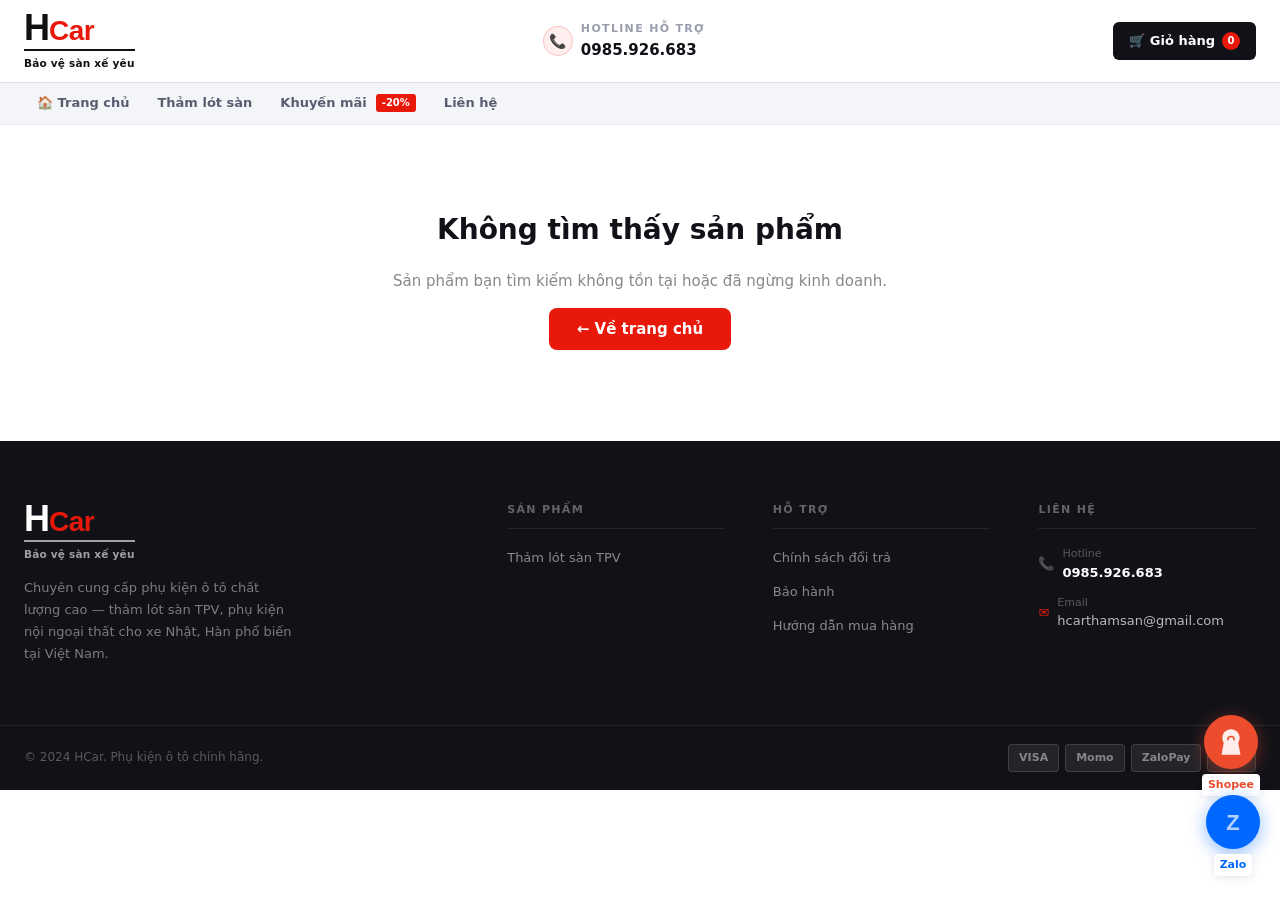
<file: products/san-pham.html>
﻿<!DOCTYPE html>
<html lang="vi">
<head>
  <meta charset="UTF-8">
  <meta name="viewport" content="width=device-width, initial-scale=1.0">
  <title id="page-title">Sản phẩm — HCar</title>
    <link rel="icon" href="../favicon.svg" type="image/svg+xml">
  <link rel="stylesheet" href="../styles.css">
</head>
<body>

<header id="header">
  <div class="header-top">
    <a href="../index.html" class="logo"><div class="logo-wordmark"><span class="logo-h">H</span><span class="logo-car">Car</span></div><div class="logo-rule"></div><div class="logo-tagline">Bảo vệ sàn xế yêu</div></a>
    <div class="header-contact"><div class="header-contact-icon">📞</div><div><div class="label">Hotline hỗ trợ</div><strong>0985.926.683</strong></div></div>
    <div class="header-actions"><a href="#" class="btn-cart">🛒 Giỏ hàng <span class="cart-count" id="cart-badge">0</span></a></div>
  </div>
  <nav class="nav-bar">
    <div class="nav-inner">
      <div class="nav-item"><a href="../index.html" class="nav-link">🏠 Trang chủ</a></div>
      <div class="nav-item"><a href="../categories/tham-lot-san-nhua-duc-tpe.html" class="nav-link">Thảm lót sàn</a></div>
      <div class="nav-item"><a href="#" class="nav-link">Khuyến mãi <span class="nav-sale-badge">-20%</span></a></div>
      <div class="nav-item"><a href="#" class="nav-link">Liên hệ</a></div>
    </div>
  </nav>
</header>

<main class="page-body" id="main-content">
  <div class="container">
    <nav class="breadcrumb" id="breadcrumb"></nav>
  </div>

  <div class="section" style="padding-top:16px;padding-bottom:40px;">
    <div class="product-detail-layout">
      <div class="gallery">
        <div class="gallery-main">
          <img id="main-img" alt="Ảnh sản phẩm chính" style="display:none;">
          <canvas id="main-canvas" aria-label="Ảnh sản phẩm chính"></canvas>
          <button class="gallery-zoom" aria-label="Phóng to ảnh">🔍</button>
        </div>
        <div class="gallery-thumbs" id="thumbs"></div>
      </div>

      <div class="product-info-panel">
        <div>
          <div class="product-info-brand" id="info-brand"></div>
          <h1 class="product-info-name" id="info-name"></h1>
        </div>
        <div class="product-info-rating">
          <span class="stars-filled">★★★★★</span>
          <span style="font-weight:700;" id="info-rating">4.8</span>
          <span class="rating-count" id="info-rcount"></span>
          <span style="color:var(--border-hi);">|</span>
          <span class="rating-sold" id="info-sold"></span>
        </div>
        <div class="product-info-price">
          <span class="price-big" id="info-price"></span>
          <span class="price-orig" id="info-old"></span>
          <span class="price-badge">-20%</span>
        </div>
        <div class="product-info-meta">
          <div class="meta-row"><span class="meta-label">Tình trạng</span><span class="meta-value in-stock">✓ Còn hàng — giao ngay</span></div>
          <div class="meta-row"><span class="meta-label">Áp dụng cho xe</span><span class="meta-value" id="info-car"></span></div>
          <div class="meta-row"><span class="meta-label">Bao gồm</span><span class="meta-value" id="info-includes"></span></div>
        </div>
        <div class="variant-group">
          <div class="variant-label">Màu sắc</div>
          <div class="variant-options">
            <a href="https://zalo.me/0985926683" target="_blank" rel="noopener" class="variant-btn active" style="text-decoration:none;">📞 Liên hệ shop</a>
          </div>
        </div>
        <div class="qty-group">
          <div class="variant-label">Số lượng</div>
          <div class="qty-control">
            <button class="qty-btn" onclick="changeQty(-1)">−</button>
            <input type="number" class="qty-input" id="qty" value="1" min="1" max="99">
            <button class="qty-btn" onclick="changeQty(1)">+</button>
          </div>
        </div>
        <div class="product-cta">
          <button class="btn-buy-now" onclick="buyNow()">Mua ngay</button>
          <button class="btn-add-cart" onclick="addToCart()">Thêm vào giỏ 🛒</button>
        </div>
        <div class="trust-mini">
          <div class="trust-mini-item"><span class="icon">🚛</span>Miễn phí giao hàng toàn quốc</div>
          <div class="trust-mini-item"><span class="icon">🔄</span>Đổi trả 15 ngày</div>
          <div class="trust-mini-item"><span class="icon">🛡️</span>Bảo hành 12 tháng</div>
          <div class="trust-mini-item"><span class="icon">💵</span>COD — trả khi nhận</div>
        </div>
        <div style="display:flex;gap:10px;padding-top:4px;">
          <button style="display:flex;align-items:center;gap:6px;font-size:13px;color:var(--text-dim);padding:8px 14px;border:1.5px solid var(--border);border-radius:var(--radius-sm);transition:border-color .2s;background:none;cursor:pointer;" onmouseover="this.style.borderColor='var(--accent)'" onmouseout="this.style.borderColor='var(--border)'">🤍 Yêu thích</button>
          <button style="display:flex;align-items:center;gap:6px;font-size:13px;color:var(--text-dim);padding:8px 14px;border:1.5px solid var(--border);border-radius:var(--radius-sm);transition:border-color .2s;background:none;cursor:pointer;" onmouseover="this.style.borderColor='var(--accent)'" onmouseout="this.style.borderColor='var(--border)'">📤 Chia sẻ</button>
        </div>
      </div>
    </div>
  </div>

  <div class="section" style="padding-top:0;">
    <div class="tabs-bar" role="tablist">
      <button class="tab-btn active" role="tab" aria-selected="true" onclick="switchTab('desc',this)">Mô tả sản phẩm</button>
      <button class="tab-btn" role="tab" aria-selected="false" onclick="switchTab('specs',this)">Thông số kỹ thuật</button>
      <button class="tab-btn" role="tab" aria-selected="false" onclick="switchTab('reviews',this)">Đánh giá</button>
    </div>
    <div class="tab-panel active" id="tab-desc">
      <div id="desc-content"></div>
    </div>
    <div class="tab-panel" id="tab-specs">
      <table class="specs-table"><tbody id="specs-body"></tbody></table>
    </div>
    <div class="tab-panel" id="tab-reviews">
      <div class="review-summary">
        <div style="text-align:center;">
          <div class="review-score-big" id="rev-score">4.8</div>
          <div class="review-score-stars">★★★★★</div>
          <div class="review-score-count" id="rev-count"></div>
        </div>
        <div class="review-bars">
          <div class="review-bar-row"><span style="width:16px;text-align:right;">5★</span><div class="review-bar-track"><div class="review-bar-fill" style="width:85%"></div></div><span>85%</span></div>
          <div class="review-bar-row"><span style="width:16px;text-align:right;">4★</span><div class="review-bar-track"><div class="review-bar-fill" style="width:11%"></div></div><span>11%</span></div>
          <div class="review-bar-row"><span style="width:16px;text-align:right;">3★</span><div class="review-bar-track"><div class="review-bar-fill" style="width:3%"></div></div><span>3%</span></div>
          <div class="review-bar-row"><span style="width:16px;text-align:right;">2★</span><div class="review-bar-track"><div class="review-bar-fill" style="width:1%"></div></div><span>1%</span></div>
          <div class="review-bar-row"><span style="width:16px;text-align:right;">1★</span><div class="review-bar-track"><div class="review-bar-fill" style="width:0%"></div></div><span>0%</span></div>
        </div>
      </div>
      <div id="reviews-list"></div>
    </div>
  </div>

  <div class="section" style="padding-top:0;">
    <div class="section-head section-head-row">
      <div>
        <div class="label">Xem thêm</div>
        <h2 class="section-title">Sản phẩm <span class="accent">liên quan</span></h2>
        <div class="section-divider"></div>
      </div>
      <a href="../categories/tham-lot-san-nhua-duc-tpe.html" class="view-all" id="related-link">Xem tất cả →</a>
    </div>
    <div class="products-grid" id="related-grid"></div>
  </div>
</main>

<footer id="footer">
  <div class="footer-main">
    <div class="footer-brand">
      <a href="../index.html" class="logo footer-logo"><div class="logo-wordmark"><span class="logo-h">H</span><span class="logo-car">Car</span></div><div class="logo-rule"></div><div class="logo-tagline">Bảo vệ sàn xế yêu</div></a>
      <p>Chuyên cung cấp phụ kiện ô tô chất lượng cao — thảm lót sàn TPV, phụ kiện nội ngoại thất cho xe Nhật, Hàn phổ biến tại Việt Nam.</p>
    </div>
    <div class="footer-col"><h4>Sản phẩm</h4><ul><li><a href="../categories/tham-lot-san-nhua-duc-tpe.html">Thảm lót sàn TPV</a></li></ul></div>
    <div class="footer-col"><h4>Hỗ trợ</h4><ul><li><a href="#">Chính sách đổi trả</a></li><li><a href="#">Bảo hành</a></li><li><a href="#">Hướng dẫn mua hàng</a></li></ul></div>
    <div class="footer-col"><h4>Liên hệ</h4><ul><li><div class="footer-contact-row"><span class="icon">📞</span><div><div class="lbl">Hotline</div><strong>0985.926.683</strong></div></div></li><li><div class="footer-contact-row"><span class="icon">✉️</span><div><div class="lbl">Email</div>hcarthamsan@gmail.com</div></div></li></ul></div>
  </div>
  <div class="footer-bottom"><div class="footer-bottom-inner"><div class="footer-copy">© 2024 HCar. Phụ kiện ô tô chính hãng.</div><div class="footer-badges"><span class="payment-badge">VISA</span><span class="payment-badge">Momo</span><span class="payment-badge">ZaloPay</span><span class="payment-badge">COD</span></div></div></div>
</footer>

<!-- #4 STICKY MOBILE CTA -->
<div class="sticky-cta-bar" id="sticky-cta">
  <div class="sticky-cta-info">
    <div class="sticky-cta-price" id="sticky-price"></div>
    <div class="sticky-cta-old" id="sticky-old"></div>
  </div>
  <button class="btn-buy-now" onclick="buyNow()">Mua ngay</button>
  <button class="btn-add-cart" style="padding:10px 12px;font-size:12px;" onclick="addToCart()">+Giỏ</button>
</div>

<!-- #3 ORDER FORM MODAL -->
<div id="order-modal" style="display:none;position:fixed;inset:0;z-index:9999;background:rgba(0,0,0,0.55);align-items:center;justify-content:center;padding:16px;" onclick="if(event.target===this) closeModal()">
  <div style="background:#fff;border-radius:16px;padding:32px 28px;max-width:420px;width:100%;box-shadow:0 20px 60px rgba(0,0,0,0.25);position:relative;max-height:90vh;overflow-y:auto;">
    <button onclick="closeModal()" style="position:absolute;top:14px;right:16px;background:none;border:none;font-size:22px;cursor:pointer;color:#aaa;line-height:1;">×</button>
    <div style="width:56px;height:56px;background:#fff0ee;border-radius:50%;display:flex;align-items:center;justify-content:center;margin:0 auto 14px;font-size:26px;">🛒</div>
    <h3 style="font-family:'Arial Black',sans-serif;font-size:18px;font-weight:900;margin:0 0 6px;color:#111;text-align:center;">Đặt hàng nhanh</h3>
    <p style="color:#888;font-size:13px;margin:0 0 20px;line-height:1.5;text-align:center;">Điền thông tin để chúng tôi xác nhận đơn qua Zalo</p>
    <div class="order-success" id="order-success">
      <div class="order-success-icon">✅</div>
      <h3>Đã gửi thành công!</h3>
      <p>Chúng tôi sẽ liên hệ xác nhận trong vài phút.</p>
    </div>
    <div id="order-form-inner">
      <div class="order-form-row">
        <label>Họ tên *</label>
        <input type="text" id="of-name" placeholder="Nguyễn Văn A">
      </div>
      <div class="order-form-row">
        <label>Số điện thoại *</label>
        <input type="tel" id="of-phone" placeholder="0912 345 678">
      </div>
      <div class="order-form-row">
        <label>Ghi chú</label>
        <input type="text" id="of-note" placeholder="Màu sắc, năm xe, yêu cầu...">
      </div>
      <button class="order-form-submit" onclick="submitOrder()">Gửi đặt hàng qua Zalo →</button>
      <a href="tel:0985926683" class="order-form-call">📞 Gọi ngay: 0985.926.683</a>
    </div>
  </div>
</div>

<!-- #7 ZALO WIDGET -->
<a href="https://shopee.vn/hungta432" target="_blank" rel="noopener" class="shopee-float" aria-label="Mua hàng trên Shopee HCar">
  <div class="shopee-float-btn">
    <svg viewBox="0 0 38 38" fill="none" xmlns="http://www.w3.org/2000/svg">
      <path d="M19 3C12.925 3 8 7.925 8 14c0 2.21.672 4.263 1.822 5.972L7 35h24l-2.822-15.028A11 11 0 0 0 30 14c0-6.075-4.925-11-11-11z" fill="#fff" opacity=".9"/>
      <path d="M15 16c0-2.21 1.79-4 4-4s4 1.79 4 4" stroke="#EE4D2D" stroke-width="2" stroke-linecap="round"/>
    </svg>
  </div>
  <div class="shopee-float-label">Shopee</div>
</a><a href="https://zalo.me/0985926683" target="_blank" rel="noopener" class="zalo-float" aria-label="Chat Zalo với HCar">
  <div class="zalo-float-pulse"></div>
  <div class="zalo-float-btn">Z</div>
  <div class="zalo-float-label">Zalo</div>
</a>

<script>
/* ── ALL PRODUCTS DATA ── */
const ALL_PRODUCTS = {
  /* THẢM SÀN */
  /* Toyota */
  'tham-lot-san-o-to-tpe-khuon-duc-toyota-vios':{name:'Thảm lót sàn ô tô TPV Toyota Vios 2014–2026',brand:'Toyota',car:'Toyota Vios 2014 – 2026',cat:'san',catName:'Thảm lót sàn TPV',catSlug:'tham-lot-san-nhua-duc-tpe',price:1700000,reviews:128,sold:'600+',rating:'5.0'},
  'tham-lot-san-o-to-tpe-khuon-duc-toyota-veloz-cross':{name:'Thảm lót sàn ô tô TPV Toyota Veloz 2022–2026',brand:'Toyota',car:'Toyota Veloz Cross 2022 – nay',cat:'san',catName:'Thảm lót sàn TPV',catSlug:'tham-lot-san-nhua-duc-tpe',price:2000000,reviews:247,sold:'1.200+',rating:'4.9'},
  'tham-lot-san-o-to-tpe-khuon-duc-toyota-corolla-altis':{name:'Thảm lót sàn ô tô TPV Toyota Corolla Altis 2019–2026',brand:'Toyota',car:'Toyota Corolla Altis 2019 – 2026',cat:'san',catName:'Thảm lót sàn TPV',catSlug:'tham-lot-san-nhua-duc-tpe',price:1800000,reviews:89,sold:'420+',rating:'4.9'},
  'tham-lot-san-o-to-tpe-khuon-duc-toyota-fortuner':{name:'Thảm lót sàn ô tô TPV Toyota Fortuner 2017–2026',brand:'Toyota',car:'Toyota Fortuner 2017 – 2026',cat:'san',catName:'Thảm lót sàn TPV',catSlug:'tham-lot-san-nhua-duc-tpe',price:2050000,reviews:312,sold:'1.500+',rating:'4.9'},
  'tham-lot-san-o-to-tpe-khuon-duc-toyota-innova-cross':{name:'Thảm lót sàn ô tô TPV Toyota Innova Cross 2023–2026',brand:'Toyota',car:'Toyota Innova Cross 2023 – nay',cat:'san',catName:'Thảm lót sàn TPV',catSlug:'tham-lot-san-nhua-duc-tpe',price:2550000,reviews:64,sold:'280+',rating:'5.0'},
  'tham-lot-san-o-to-tpe-khuon-duc-toyota-innova':{name:'Thảm lót sàn ô tô TPV Toyota Innova 2017–2022',brand:'Toyota',car:'Toyota Innova 2017 – 2022',cat:'san',catName:'Thảm lót sàn TPV',catSlug:'tham-lot-san-nhua-duc-tpe',price:2000000,reviews:76,sold:'350+',rating:'5.0'},
  'tham-lot-san-o-to-tpe-khuon-duc-toyota-camry':{name:'Thảm lót sàn ô tô TPV Toyota Camry 2019–2026',brand:'Toyota',car:'Toyota Camry 2019 – 2026',cat:'san',catName:'Thảm lót sàn TPV',catSlug:'tham-lot-san-nhua-duc-tpe',price:1750000,reviews:183,sold:'950+',rating:'5.0'},
  'tham-lot-san-o-to-tpe-khuon-duc-toyota-corolla-cross':{name:'Thảm lót sàn ô tô TPV Toyota Corolla Cross 2020–2022',brand:'Toyota',car:'Toyota Corolla Cross 2020 – 2022',cat:'san',catName:'Thảm lót sàn TPV',catSlug:'tham-lot-san-nhua-duc-tpe',price:1700000,reviews:95,sold:'440+',rating:'4.7'},
  'tham-lot-san-o-to-tpe-khuon-duc-toyota-hilux':{name:'Thảm lót sàn ô tô TPV Toyota Hilux 2016–2025',brand:'Toyota',car:'Toyota Hilux 2016 – 2025',cat:'san',catName:'Thảm lót sàn TPV',catSlug:'tham-lot-san-nhua-duc-tpe',price:1750000,reviews:67,sold:'310+',rating:'4.9'},
  'tham-lot-san-o-to-tpe-khuon-duc-toyota-yaris-cross':{name:'Thảm lót sàn ô tô TPV Toyota Yaris Cross 2023–2026',brand:'Toyota',car:'Toyota Yaris Cross 2023 – nay',cat:'san',catName:'Thảm lót sàn TPV',catSlug:'tham-lot-san-nhua-duc-tpe',price:1690000,reviews:42,sold:'190+',rating:'4.9'},
  'tham-lot-san-o-to-tpe-khuon-duc-toyota-raize':{name:'Thảm lót sàn ô tô TPV Toyota Raize 2020–2026',brand:'Toyota',car:'Toyota Raize 2020 – nay',cat:'san',catName:'Thảm lót sàn TPV',catSlug:'tham-lot-san-nhua-duc-tpe',price:1700000,reviews:38,sold:'180+',rating:'5.0'},
  'tham-lot-san-o-to-tpe-khuon-duc-toyota-wigo':{name:'Thảm lót sàn ô tô TPV Toyota Wigo 2023–2026',brand:'Toyota',car:'Toyota Wigo 2023 – nay',cat:'san',catName:'Thảm lót sàn TPV',catSlug:'tham-lot-san-nhua-duc-tpe',price:1700000,reviews:29,sold:'120+',rating:'4.9'},
  'tham-lot-san-o-to-tpe-nhua-duc-toyota-land-cruiser':{name:'Thảm lót sàn ô tô TPV Toyota Land Cruiser 2022+',brand:'Toyota',car:'Toyota Land Cruiser 2022 – nay',cat:'san',catName:'Thảm lót sàn TPV',catSlug:'tham-lot-san-nhua-duc-tpe',price:2500000,reviews:92,sold:'430+',rating:'4.9'},
  /* Honda */
  'tham-lot-san-o-to-tpe-khuon-duc-honda-crv':{name:'Thảm lót sàn ô tô TPV Honda CRV 2018–2023',brand:'Honda',car:'Honda CRV 2018 – 2023',cat:'san',catName:'Thảm lót sàn TPV',catSlug:'tham-lot-san-nhua-duc-tpe',price:1715000,reviews:196,sold:'900+',rating:'4.9'},
  'tham-lot-san-o-to-tpe-khuon-duc-honda-crv-2024':{name:'Thảm lót sàn ô tô TPV Honda CRV 2024–2026',brand:'Honda',car:'Honda CRV 2024 – nay',cat:'san',catName:'Thảm lót sàn TPV',catSlug:'tham-lot-san-nhua-duc-tpe',price:2100000,reviews:34,sold:'140+',rating:'3.0'},
  'tham-lot-san-o-to-tpe-khuon-duc-honda-city':{name:'Thảm lót sàn ô tô TPV Honda City 2021–2026',brand:'Honda',car:'Honda City 2021 – nay',cat:'san',catName:'Thảm lót sàn TPV',catSlug:'tham-lot-san-nhua-duc-tpe',price:1600000,reviews:145,sold:'700+',rating:'5.0'},
  'tham-lot-san-o-to-tpe-khuon-duc-honda-civic':{name:'Thảm lót sàn ô tô TPV Honda Civic 2022–2026',brand:'Honda',car:'Honda Civic 2022 – nay',cat:'san',catName:'Thảm lót sàn TPV',catSlug:'tham-lot-san-nhua-duc-tpe',price:1800000,reviews:71,sold:'320+',rating:'4.9'},
  'tham-lot-san-o-to-tpe-khuon-duc-honda-hrv':{name:'Thảm lót sàn ô tô TPV Honda HRV 2022–2025',brand:'Honda',car:'Honda HRV 2022 – 2025',cat:'san',catName:'Thảm lót sàn TPV',catSlug:'tham-lot-san-nhua-duc-tpe',price:1600000,reviews:87,sold:'380+',rating:'4.9'},
  'tham-lot-san-o-to-tpe-khuon-duc-honda-brv':{name:'Thảm lót sàn ô tô TPV Honda BRV 2023–2026',brand:'Honda',car:'Honda BRV 2023 – nay',cat:'san',catName:'Thảm lót sàn TPV',catSlug:'tham-lot-san-nhua-duc-tpe',price:2100000,reviews:58,sold:'240+',rating:'4.8'},
  /* Mazda */
  'tham-lot-san-o-to-tpe-khuon-duc-mazda-cx5':{name:'Thảm lót sàn ô tô TPV Mazda CX5 2018–2026',brand:'Mazda',car:'Mazda CX5 2018 – 2026',cat:'san',catName:'Thảm lót sàn TPV',catSlug:'tham-lot-san-nhua-duc-tpe',price:1700000,reviews:221,sold:'1.050+',rating:'4.9'},
  'tham-lot-san-o-to-tpe-khuon-duc-mazda-cx8':{name:'Thảm lót sàn ô tô TPV Mazda CX8 2019–2026',brand:'Mazda',car:'Mazda CX8 2019 – 2026',cat:'san',catName:'Thảm lót sàn TPV',catSlug:'tham-lot-san-nhua-duc-tpe',price:1950000,reviews:98,sold:'460+',rating:'4.9'},
  'tham-lot-san-o-to-tpe-khuon-duc-mazda-cx3':{name:'Thảm lót sàn ô tô TPV Mazda CX3 2021–2026',brand:'Mazda',car:'Mazda CX3 2021 – 2026',cat:'san',catName:'Thảm lót sàn TPV',catSlug:'tham-lot-san-nhua-duc-tpe',price:1750000,reviews:34,sold:'120+',rating:'5.0'},
  'tham-lot-san-o-to-tpe-khuon-duc-mazda-cx30':{name:'Thảm lót sàn ô tô TPV Mazda CX30 2020–2026',brand:'Mazda',car:'Mazda CX30 2020 – 2026',cat:'san',catName:'Thảm lót sàn TPV',catSlug:'tham-lot-san-nhua-duc-tpe',price:1760000,reviews:62,sold:'280+',rating:'4.6'},
  'tham-lot-san-o-to-tpe-khuon-duc-mazda-3':{name:'Thảm lót sàn ô tô TPV Mazda 3 2020–2026',brand:'Mazda',car:'Mazda 3 2020 – 2026',cat:'san',catName:'Thảm lót sàn TPV',catSlug:'tham-lot-san-nhua-duc-tpe',price:1800000,reviews:113,sold:'530+',rating:'5.0'},
  'tham-lot-san-o-to-tpe-khuon-duc-mazda-3-2014':{name:'Thảm lót sàn ô tô TPV Mazda 3 2014–2019',brand:'Mazda',car:'Mazda 3 2014 – 2019',cat:'san',catName:'Thảm lót sàn TPV',catSlug:'tham-lot-san-nhua-duc-tpe',price:1700000,reviews:78,sold:'360+',rating:'4.5'},
  'tham-lot-san-o-to-tpe-khuon-duc-mazda-2':{name:'Thảm lót sàn ô tô TPV Mazda 2 2016–2026',brand:'Mazda',car:'Mazda 2 2016 – 2026',cat:'san',catName:'Thảm lót sàn TPV',catSlug:'tham-lot-san-nhua-duc-tpe',price:1750000,reviews:41,sold:'180+',rating:'5.0'},
  /* Hyundai */
  'tham-lot-san-o-to-tpe-khuon-duc-hyundai-i10':{name:'Thảm lót sàn ô tô TPV Hyundai I10 2022–2025',brand:'Hyundai',car:'Hyundai I10 2022 – 2025',cat:'san',catName:'Thảm lót sàn TPV',catSlug:'tham-lot-san-nhua-duc-tpe',price:1750000,reviews:29,sold:'110+',rating:'5.0'},
  'tham-lot-san-o-to-tpe-khuon-duc-hyundai-accent':{name:'Thảm lót sàn ô tô TPV Hyundai Accent 2018–2023',brand:'Hyundai',car:'Hyundai Accent 2018 – 2023',cat:'san',catName:'Thảm lót sàn TPV',catSlug:'tham-lot-san-nhua-duc-tpe',price:1700000,reviews:89,sold:'420+',rating:'4.9'},
  'tham-lot-san-o-to-tpe-khuon-duc-hyundai-accent-2024':{name:'Thảm lót sàn ô tô TPV Hyundai Accent 2024–2026',brand:'Hyundai',car:'Hyundai Accent 2024 – nay',cat:'san',catName:'Thảm lót sàn TPV',catSlug:'tham-lot-san-nhua-duc-tpe',price:2100000,reviews:53,sold:'250+',rating:'4.7'},
  'tham-lot-san-o-to-tpe-khuon-duc-hyundai-creta':{name:'Thảm lót sàn ô tô TPV Hyundai Creta 2022–2026',brand:'Hyundai',car:'Hyundai Creta 2022 – nay',cat:'san',catName:'Thảm lót sàn TPV',catSlug:'tham-lot-san-nhua-duc-tpe',price:1800000,reviews:64,sold:'290+',rating:'4.5'},
  'tham-lot-san-o-to-tpe-khuon-duc-hyundai-tucson':{name:'Thảm lót sàn ô tô TPV Hyundai Tucson 2022–2026',brand:'Hyundai',car:'Hyundai Tucson NX4 2022 – nay',cat:'san',catName:'Thảm lót sàn TPV',catSlug:'tham-lot-san-nhua-duc-tpe',price:1750000,reviews:167,sold:'780+',rating:'4.3'},
  'tham-lot-san-o-to-tpe-khuon-duc-hyundai-santa-fe':{name:'Thảm lót sàn ô tô TPV Hyundai Santa Fe 2019–2024',brand:'Hyundai',car:'Hyundai Santa Fe 2019 – 2024',cat:'san',catName:'Thảm lót sàn TPV',catSlug:'tham-lot-san-nhua-duc-tpe',price:2000000,reviews:142,sold:'650+',rating:'4.9'},
  'tham-lot-san-o-to-tpe-khuon-duc-hyundai-santa-fe-allnew':{name:'Thảm lót sàn ô tô TPV Hyundai Santa Fe All New 2025–2026',brand:'Hyundai',car:'Hyundai Santa Fe All New 2025 – nay',cat:'san',catName:'Thảm lót sàn TPV',catSlug:'tham-lot-san-nhua-duc-tpe',price:2100000,reviews:44,sold:'190+',rating:'5.0'},
  'tham-lot-san-o-to-tpe-khuon-duc-hyundai-venue':{name:'Thảm lót sàn ô tô TPV Hyundai Venue 2023–2026',brand:'Hyundai',car:'Hyundai Venue 2023 – nay',cat:'san',catName:'Thảm lót sàn TPV',catSlug:'tham-lot-san-nhua-duc-tpe',price:1700000,reviews:36,sold:'150+',rating:'5.0'},
  'tham-lot-san-o-to-tpe-khuon-duc-hyundai-stargazer':{name:'Thảm lót sàn ô tô TPV Hyundai Stargazer 2023–2026',brand:'Hyundai',car:'Hyundai Stargazer 2023 – nay',cat:'san',catName:'Thảm lót sàn TPV',catSlug:'tham-lot-san-nhua-duc-tpe',price:1950000,reviews:134,sold:'680+',rating:'5.0'},
  'tham-lot-san-o-to-tpe-khuon-duc-hyundai-custin':{name:'Thảm lót sàn ô tô TPV Hyundai Custin 2023–2026',brand:'Hyundai',car:'Hyundai Custin 2023 – nay',cat:'san',catName:'Thảm lót sàn TPV',catSlug:'tham-lot-san-nhua-duc-tpe',price:2100000,reviews:48,sold:'200+',rating:'4.9'},
  'tham-lot-san-o-to-tpe-khuon-duc-hyundai-elantra':{name:'Thảm lót sàn ô tô TPV Hyundai Elantra 2022–2026',brand:'Hyundai',car:'Hyundai Elantra 2022 – nay',cat:'san',catName:'Thảm lót sàn TPV',catSlug:'tham-lot-san-nhua-duc-tpe',price:1600000,reviews:21,sold:'80+',rating:'5.0'},
  /* Kia */
  'tham-lot-san-o-to-tpe-khuon-duc-kia-soluto':{name:'Thảm lót sàn ô tô TPV Kia Soluto 2019–2026',brand:'Kia',car:'Kia Soluto 2019 – nay',cat:'san',catName:'Thảm lót sàn TPV',catSlug:'tham-lot-san-nhua-duc-tpe',price:1700000,reviews:38,sold:'160+',rating:'5.0'},
  'tham-lot-san-o-to-tpe-khuon-duc-kia-carens':{name:'Thảm lót sàn ô tô TPV Kia Carens 2022–2026',brand:'Kia',car:'Kia Carens 2022 – nay',cat:'san',catName:'Thảm lót sàn TPV',catSlug:'tham-lot-san-nhua-duc-tpe',price:2000000,reviews:134,sold:'680+',rating:'5.0'},
  'tham-lot-san-o-to-tpe-khuon-duc-kia-k3':{name:'Thảm lót sàn ô tô TPV Kia K3 Cerato 2019–2026',brand:'Kia',car:'Kia K3 Cerato 2019 – nay',cat:'san',catName:'Thảm lót sàn TPV',catSlug:'tham-lot-san-nhua-duc-tpe',price:1750000,reviews:76,sold:'350+',rating:'4.9'},
  'tham-lot-san-o-to-tpe-khuon-duc-kia-seltos':{name:'Thảm lót sàn ô tô TPV Kia Seltos 2020–2026',brand:'Kia',car:'Kia Seltos 2020 – nay',cat:'san',catName:'Thảm lót sàn TPV',catSlug:'tham-lot-san-nhua-duc-tpe',price:1690000,reviews:42,sold:'190+',rating:'5.0'},
  'tham-lot-san-o-to-tpe-khuon-duc-kia-sorento':{name:'Thảm lót sàn ô tô TPV Kia Sorento 2021–2026',brand:'Kia',car:'Kia Sorento 2021 – nay',cat:'san',catName:'Thảm lót sàn TPV',catSlug:'tham-lot-san-nhua-duc-tpe',price:2100000,reviews:154,sold:'720+',rating:'5.0'},
  'tham-lot-san-o-to-tpe-khuon-duc-kia-sonet':{name:'Thảm lót sàn ô tô TPV Kia Sonet 2021–2026',brand:'Kia',car:'Kia Sonet 2021 – nay',cat:'san',catName:'Thảm lót sàn TPV',catSlug:'tham-lot-san-nhua-duc-tpe',price:1600000,reviews:31,sold:'130+',rating:'5.0'},
  'tham-lot-san-o-to-tpe-khuon-duc-kia-sportage':{name:'Thảm lót sàn ô tô TPV Kia Sportage NQ5 2023+',brand:'Kia',car:'Kia Sportage NQ5 2023 – nay',cat:'san',catName:'Thảm lót sàn TPV',catSlug:'tham-lot-san-nhua-duc-tpe',price:2300000,reviews:58,sold:'240+',rating:'4.9'},
  /* Mitsubishi */
  'tham-lot-san-o-to-tpe-khuon-duc-mitsubishi-xpander':{name:'Thảm lót sàn ô tô TPV Mitsubishi Xpander 2018–2026',brand:'Mitsubishi',car:'Mitsubishi Xpander 2018 – nay',cat:'san',catName:'Thảm lót sàn TPV',catSlug:'tham-lot-san-nhua-duc-tpe',price:2100000,reviews:108,sold:'510+',rating:'5.0'},
  'tham-lot-san-o-to-tpe-khuon-duc-mitsubishi-pajero-sport':{name:'Thảm lót sàn ô tô TPV Mitsubishi Pajero Sport 5D 2019–2026',brand:'Mitsubishi',car:'Mitsubishi Pajero Sport 2019 – nay',cat:'san',catName:'Thảm lót sàn TPV',catSlug:'tham-lot-san-nhua-duc-tpe',price:2000000,reviews:56,sold:'250+',rating:'4.8'},
  'tham-lot-san-o-to-tpe-khuon-duc-mitsubishi-triton':{name:'Thảm lót sàn ô tô TPV Mitsubishi Triton New 2025–2026',brand:'Mitsubishi',car:'Mitsubishi Triton New 2025 – nay',cat:'san',catName:'Thảm lót sàn TPV',catSlug:'tham-lot-san-nhua-duc-tpe',price:1750000,reviews:89,sold:'520+',rating:'4.7'},
  'tham-lot-san-o-to-tpe-khuon-duc-mitsubishi-outlander':{name:'Thảm lót sàn ô tô TPV Mitsubishi Outlander 5D 2019–2025',brand:'Mitsubishi',car:'Mitsubishi Outlander 2019 – 2025',cat:'san',catName:'Thảm lót sàn TPV',catSlug:'tham-lot-san-nhua-duc-tpe',price:2100000,reviews:42,sold:'180+',rating:'4.9'},
  'tham-lot-san-o-to-tpe-khuon-duc-mitsubishi-attrage':{name:'Thảm lót sàn ô tô TPV Mitsubishi Attrage 2013–2026',brand:'Mitsubishi',car:'Mitsubishi Attrage 2013 – nay',cat:'san',catName:'Thảm lót sàn TPV',catSlug:'tham-lot-san-nhua-duc-tpe',price:1650000,reviews:48,sold:'210+',rating:'4.9'},
  'tham-lot-san-o-to-tpe-khuon-duc-mitsubishi-destinator':{name:'Thảm lót sàn ô tô TPV Mitsubishi Destinator 2025–2026',brand:'Mitsubishi',car:'Mitsubishi Destinator 2025 – nay',cat:'san',catName:'Thảm lót sàn TPV',catSlug:'tham-lot-san-nhua-duc-tpe',price:2080000,reviews:22,sold:'80+',rating:'4.9'},
  'tham-lot-san-o-to-tpe-khuon-duc-mitsubishi-xforce':{name:'Thảm lót sàn ô tô TPV Mitsubishi Xforce 2024+',brand:'Mitsubishi',car:'Mitsubishi Xforce 2024 – nay',cat:'san',catName:'Thảm lót sàn TPV',catSlug:'tham-lot-san-nhua-duc-tpe',price:1750000,reviews:27,sold:'110+',rating:'5.0'},
  /* Ford */
  'tham-lot-san-o-to-tpe-khuon-duc-ford-ranger-2012':{name:'Thảm lót sàn ô tô TPV Ford Ranger 2012–2022',brand:'Ford',car:'Ford Ranger 2012 – 2022',cat:'san',catName:'Thảm lót sàn TPV',catSlug:'tham-lot-san-nhua-duc-tpe',price:1750000,reviews:67,sold:'310+',rating:'5.0'},
  'tham-lot-san-o-to-tpe-khuon-duc-ford-ranger-2023':{name:'Thảm lót sàn ô tô TPV Ford Ranger 2023–2026',brand:'Ford',car:'Ford Ranger 2023 – nay',cat:'san',catName:'Thảm lót sàn TPV',catSlug:'tham-lot-san-nhua-duc-tpe',price:1750000,reviews:84,sold:'460+',rating:'4.9'},
  'tham-lot-san-o-to-tpe-khuon-duc-ford-everest':{name:'Thảm lót sàn ô tô TPV Ford Everest 5D 2023–2025',brand:'Ford',car:'Ford Everest 2023 – 2025',cat:'san',catName:'Thảm lót sàn TPV',catSlug:'tham-lot-san-nhua-duc-tpe',price:2050000,reviews:58,sold:'260+',rating:'5.0'},
  'tham-lot-san-o-to-tpe-khuon-duc-ford-territory':{name:'Thảm lót sàn ô tô TPV Ford Territory 5D 2022–2026',brand:'Ford',car:'Ford Territory 2022 – nay',cat:'san',catName:'Thảm lót sàn TPV',catSlug:'tham-lot-san-nhua-duc-tpe',price:1800000,reviews:36,sold:'140+',rating:'4.8'},
  /* Isuzu */
  'tham-lot-san-o-to-tpe-khuon-duc-isuzu-mux':{name:'Thảm lót sàn ô tô TPV Isuzu Mux 2020–2026',brand:'Isuzu',car:'Isuzu Mux 2020 – nay',cat:'san',catName:'Thảm lót sàn TPV',catSlug:'tham-lot-san-nhua-duc-tpe',price:2100000,reviews:34,sold:'140+',rating:'4.9'},
  'tham-lot-san-o-to-tpe-khuon-duc-isuzu-dmax':{name:'Thảm lót sàn ô tô TPV Isuzu Dmax 2021–2026',brand:'Isuzu',car:'Isuzu Dmax 2021 – nay',cat:'san',catName:'Thảm lót sàn TPV',catSlug:'tham-lot-san-nhua-duc-tpe',price:1750000,reviews:62,sold:'380+',rating:'4.8'},
  /* Vinfast */
  'tham-lot-san-o-to-tpe-khuon-duc-vinfast-vf3':{name:'Thảm lót sàn ô tô TPV Vinfast VF3 All New 2024–2025',brand:'Vinfast',car:'Vinfast VF3 2024 – nay',cat:'san',catName:'Thảm lót sàn TPV',catSlug:'tham-lot-san-nhua-duc-tpe',price:1600000,reviews:38,sold:'160+',rating:'4.9'},
  'tham-lot-san-o-to-tpe-khuon-duc-vinfast-vf5':{name:'Thảm lót sàn ô tô TPV Vinfast VF5 5D 2023–2026',brand:'Vinfast',car:'Vinfast VF5 2023 – nay',cat:'san',catName:'Thảm lót sàn TPV',catSlug:'tham-lot-san-nhua-duc-tpe',price:1600000,reviews:24,sold:'90+',rating:'5.0'},
  'tham-lot-san-o-to-tpe-khuon-duc-vinfast-vf6':{name:'Thảm lót sàn ô tô TPV Vinfast VF6 2023–2025',brand:'Vinfast',car:'Vinfast VF6 2023 – 2025',cat:'san',catName:'Thảm lót sàn TPV',catSlug:'tham-lot-san-nhua-duc-tpe',price:1600000,reviews:19,sold:'70+',rating:'5.0'},
  'tham-lot-san-o-to-tpe-khuon-duc-vinfast-vf7':{name:'Thảm lót sàn ô tô TPV Vinfast VF7 2023–2025',brand:'Vinfast',car:'Vinfast VF7 2023 – 2025',cat:'san',catName:'Thảm lót sàn TPV',catSlug:'tham-lot-san-nhua-duc-tpe',price:1600000,reviews:26,sold:'100+',rating:'4.9'},
  'tham-lot-san-o-to-tpe-khuon-duc-vinfast-vf8':{name:'Thảm lót sàn ô tô TPV Vinfast VF8 2023–2025',brand:'Vinfast',car:'Vinfast VF8 2023 – 2025',cat:'san',catName:'Thảm lót sàn TPV',catSlug:'tham-lot-san-nhua-duc-tpe',price:1700000,reviews:31,sold:'120+',rating:'4.9'},
  'tham-lot-san-o-to-tpe-khuon-duc-vinfast-lux-sa':{name:'Thảm lót sàn ô tô TPV Vinfast Lux SA 2019–2023',brand:'Vinfast',car:'Vinfast Lux SA 2019 – 2023',cat:'san',catName:'Thảm lót sàn TPV',catSlug:'tham-lot-san-nhua-duc-tpe',price:1950000,reviews:28,sold:'120+',rating:'4.5'},
  'tham-lot-san-o-to-tpe-khuon-duc-vinfast-mpv7':{name:'Thảm lót sàn ô tô TPV Vinfast Limo Green MPV7 2025–2026',brand:'Vinfast',car:'Vinfast Limo Green MPV7 2025 – nay',cat:'san',catName:'Thảm lót sàn TPV',catSlug:'tham-lot-san-nhua-duc-tpe',price:2050000,reviews:18,sold:'70+',rating:'4.9'},
  /* Peugeot */
  'tham-lot-san-o-to-tpe-khuon-duc-peugeot-3008':{name:'Thảm lót sàn ô tô TPV Peugeot 3008 2019–2026',brand:'Peugeot',car:'Peugeot 3008 2019 – nay',cat:'san',catName:'Thảm lót sàn TPV',catSlug:'tham-lot-san-nhua-duc-tpe',price:1800000,reviews:72,sold:'320+',rating:'4.4'},
  'tham-lot-san-o-to-tpe-khuon-duc-peugeot-5008':{name:'Thảm lót sàn ô tô TPV Peugeot 5008 2017–2025',brand:'Peugeot',car:'Peugeot 5008 2017 – 2025',cat:'san',catName:'Thảm lót sàn TPV',catSlug:'tham-lot-san-nhua-duc-tpe',price:2100000,reviews:38,sold:'160+',rating:'4.5'},
  'tham-lot-san-o-to-tpe-khuon-duc-peugeot-2008':{name:'Thảm lót sàn ô tô TPV Peugeot 2008 2022–2026',brand:'Peugeot',car:'Peugeot 2008 2022 – nay',cat:'san',catName:'Thảm lót sàn TPV',catSlug:'tham-lot-san-nhua-duc-tpe',price:1750000,reviews:29,sold:'110+',rating:'4.7'},
  /* BYD */
  'tham-lot-san-o-to-tpe-khuon-duc-byd-sealion6':{name:'Thảm lót sàn ô tô TPV BYD Sealion 6 2025–2026',brand:'BYD',car:'BYD Sealion 6 2025 – nay',cat:'san',catName:'Thảm lót sàn TPV',catSlug:'tham-lot-san-nhua-duc-tpe',price:1750000,reviews:16,sold:'60+',rating:'5.0'},
  'tham-lot-san-o-to-tpe-khuon-duc-byd-m6':{name:'Thảm lót sàn ô tô TPV BYD M6 2024–2026',brand:'BYD',car:'BYD M6 2024 – nay',cat:'san',catName:'Thảm lót sàn TPV',catSlug:'tham-lot-san-nhua-duc-tpe',price:2000000,reviews:9,sold:'30+',rating:'5.0'},
  /* MG */
  'tham-lot-san-o-to-tpe-khuon-duc-mg-zs':{name:'Thảm lót sàn ô tô TPV MG ZS 2020–2026',brand:'MG',car:'MG ZS 2020 – nay',cat:'san',catName:'Thảm lót sàn TPV',catSlug:'tham-lot-san-nhua-duc-tpe',price:1750000,reviews:49,sold:'200+',rating:'4.9'},
  'tham-lot-san-o-to-tpe-khuon-duc-mg5':{name:'Thảm lót sàn ô tô TPV MG5 2022+',brand:'MG',car:'MG5 2022 – nay',cat:'san',catName:'Thảm lót sàn TPV',catSlug:'tham-lot-san-nhua-duc-tpe',price:2100000,reviews:49,sold:'200+',rating:'4.7'},
  /* Nissan */
  'tham-lot-san-o-to-tpe-khuon-duc-nissan-terra':{name:'Thảm lót sàn ô tô TPV Nissan Terra 2019+',brand:'Nissan',car:'Nissan Terra 2019 – nay',cat:'san',catName:'Thảm lót sàn TPV',catSlug:'tham-lot-san-nhua-duc-tpe',price:2100000,reviews:67,sold:'310+',rating:'4.9'},
  /* THẢM CỐP */
  'tham-lot-cop-nhua-duc-tpe-toyota-fortuner':{name:'Thảm lót cốp TPV khuôn đúc Toyota Fortuner 2017+',brand:'Toyota',car:'Toyota Fortuner 2017 – nay',cat:'cop',catName:'Thảm lót cốp TPV',catSlug:'tham-lot-cop-nhua-duc-tpe',price:700000,reviews:187,sold:'880+',rating:'4.9'},
  'tham-lot-cop-nhua-duc-tpe-toyota-veloz-cross':{name:'Thảm lót cốp TPV khuôn đúc Toyota Veloz Cross 2022+',brand:'Toyota',car:'Toyota Veloz Cross 2022 – nay',cat:'cop',catName:'Thảm lót cốp TPV',catSlug:'tham-lot-cop-nhua-duc-tpe',price:700000,reviews:134,sold:'620+',rating:'4.8'},
  'tham-lot-cop-nhua-duc-tpe-toyota-innova-cross':{name:'Thảm lót cốp TPV khuôn đúc Toyota Innova Cross 2023+',brand:'Toyota',car:'Toyota Innova Cross 2023 – nay',cat:'cop',catName:'Thảm lót cốp TPV',catSlug:'tham-lot-cop-nhua-duc-tpe',price:700000,reviews:48,sold:'190+',rating:'4.8'},
  'tham-lot-cop-nhua-duc-tpe-toyota-land-cruiser':{name:'Thảm lót cốp TPV khuôn đúc Toyota Land Cruiser 2022+',brand:'Toyota',car:'Toyota Land Cruiser 2022 – nay',cat:'cop',catName:'Thảm lót cốp TPV',catSlug:'tham-lot-cop-nhua-duc-tpe',price:750000,reviews:61,sold:'280+',rating:'4.9'},
  'tham-lot-cop-nhua-duc-tpe-honda-crv':{name:'Thảm lót cốp TPV khuôn đúc Honda CR-V 2017–2023',brand:'Honda',car:'Honda CR-V 2017 – 2023',cat:'cop',catName:'Thảm lót cốp TPV',catSlug:'tham-lot-cop-nhua-duc-tpe',price:700000,reviews:142,sold:'670+',rating:'4.8'},
  'tham-lot-cop-nhua-duc-tpe-honda-hrv':{name:'Thảm lót cốp TPV khuôn đúc Honda HRV 2022+',brand:'Honda',car:'Honda HRV 2022 – nay',cat:'cop',catName:'Thảm lót cốp TPV',catSlug:'tham-lot-cop-nhua-duc-tpe',price:700000,reviews:83,sold:'380+',rating:'4.7'},
  'tham-lot-cop-nhua-duc-tpe-honda-city':{name:'Thảm lót cốp TPV khuôn đúc Honda City 2021+',brand:'Honda',car:'Honda City 2021 – nay',cat:'cop',catName:'Thảm lót cốp TPV',catSlug:'tham-lot-cop-nhua-duc-tpe',price:650000,reviews:96,sold:'440+',rating:'4.8'},
  'tham-lot-cop-nhua-duc-tpe-mazda-cx5':{name:'Thảm lót cốp TPV khuôn đúc Mazda CX-5 2018–2024',brand:'Mazda',car:'Mazda CX-5 2018 – 2024',cat:'cop',catName:'Thảm lót cốp TPV',catSlug:'tham-lot-cop-nhua-duc-tpe',price:700000,reviews:118,sold:'550+',rating:'4.8'},
  'tham-lot-cop-nhua-duc-tpe-mazda-cx8':{name:'Thảm lót cốp TPV khuôn đúc Mazda CX-8 2019+',brand:'Mazda',car:'Mazda CX-8 2019 – nay',cat:'cop',catName:'Thảm lót cốp TPV',catSlug:'tham-lot-cop-nhua-duc-tpe',price:750000,reviews:72,sold:'330+',rating:'4.8'},
  'tham-lot-cop-nhua-duc-tpe-hyundai-tucson':{name:'Thảm lót cốp TPV khuôn đúc Hyundai Tucson NX4',brand:'Hyundai',car:'Hyundai Tucson NX4 2022 – nay',cat:'cop',catName:'Thảm lót cốp TPV',catSlug:'tham-lot-cop-nhua-duc-tpe',price:700000,reviews:95,sold:'440+',rating:'4.8'},
  'tham-lot-cop-nhua-duc-tpe-hyundai-santa-fe':{name:'Thảm lót cốp TPV khuôn đúc Hyundai Santa Fe 2021+',brand:'Hyundai',car:'Hyundai Santa Fe 2021 – nay',cat:'cop',catName:'Thảm lót cốp TPV',catSlug:'tham-lot-cop-nhua-duc-tpe',price:700000,reviews:67,sold:'310+',rating:'4.7'},
  'tham-lot-cop-nhua-duc-tpe-omoda-c5':{name:'Thảm lót cốp TPV khuôn đúc Omoda C5 2023+',brand:'Omoda',car:'Omoda C5 2023 – nay',cat:'cop',catName:'Thảm lót cốp TPV',catSlug:'tham-lot-cop-nhua-duc-tpe',price:700000,reviews:41,sold:'160+',rating:'4.8'},
  'tham-op-lung-nhua-duc-TPV-omoda-c5':{name:'Thảm ốp lưng TPV khuôn đúc Omoda C5 2023+',brand:'Omoda',car:'Omoda C5 2023 – nay',cat:'cop',catName:'Thảm lót cốp TPV',catSlug:'tham-lot-cop-nhua-duc-tpe',price:700000,reviews:29,sold:'110+',rating:'4.8'},
  'tham-lot-cop-nhua-duc-tpe-kia-sportage':{name:'Thảm lót cốp TPV khuôn đúc Kia Sportage NQ5 2023+',brand:'Kia',car:'Kia Sportage NQ5 2023 – nay',cat:'cop',catName:'Thảm lót cốp TPV',catSlug:'tham-lot-cop-nhua-duc-tpe',price:700000,reviews:38,sold:'150+',rating:'4.8'},
};

function fmtPrice(n){return n.toLocaleString('vi-VN').replace(/\./g,'.');}

const THUMB_LABELS=['Góc tổng thể','Hàng trước','Hàng sau','Chi tiết gờ'];
const BRAND_COLORS={Toyota:{a:'#EB0A1E',bg:'#FDF5F5'},Honda:{a:'#CC0000',bg:'#FDF5F5'},Mazda:{a:'#8B1A2F',bg:'#F8EDEF'},Hyundai:{a:'#002C5F',bg:'#EEF3FA'},Kia:{a:'#BB162B',bg:'#FDF6F6'},Mitsubishi:{a:'#B3001B',bg:'#FDF5F5'},Ford:{a:'#003499',bg:'#EEF2FF'},Vinfast:{a:'#007AC2',bg:'#EEF8FF'},Peugeot:{a:'#2D5BE3',bg:'#EEF2FF'},BYD:{a:'#1B7E3F',bg:'#EEF9F3'},Isuzu:{a:'#D2232A',bg:'#FDF5F5'},MG:{a:'#E4002B',bg:'#FDF5F5'},Nissan:{a:'#C3002F',bg:'#FDF5F5'},Omoda:{a:'#FF6B00',bg:'#FFF6EE'}};
function drawMatBrand(canvas,brand,modelName){
  const ctx=canvas.getContext('2d'),W=canvas.width,H=canvas.height;
  const bc=BRAND_COLORS[brand]||{a:'#D43212',bg:'#FDF5F5'};
  ctx.fillStyle=bc.bg;ctx.fillRect(0,0,W,H);
  ctx.strokeStyle='rgba(0,0,0,0.04)';ctx.lineWidth=1;
  for(let x=0;x<W;x+=Math.max(12,W/22)){ctx.beginPath();ctx.moveTo(x,0);ctx.lineTo(x,H);ctx.stroke();}
  for(let y=0;y<H;y+=Math.max(12,H/18)){ctx.beginPath();ctx.moveTo(0,y);ctx.lineTo(W,y);ctx.stroke();}
  ctx.fillStyle=bc.a;ctx.fillRect(0,0,W,Math.max(6,H*0.07));
  const fs1=Math.max(13,W*0.062);ctx.fillStyle=bc.a;ctx.font='bold '+fs1+'px Arial Black,sans-serif';ctx.textAlign='center';ctx.fillText(brand.toUpperCase(),W/2,H*0.21);
  const mx=W*0.08,my=H*0.28,mw=W*0.84,mh=H*0.42,mr=Math.max(8,W*0.03);
  ctx.shadowColor='rgba(0,0,0,0.2)';ctx.shadowBlur=W*0.05;ctx.shadowOffsetY=H*0.025;
  ctx.beginPath();ctx.moveTo(mx+mr,my);ctx.lineTo(mx+mw-mr,my);ctx.quadraticCurveTo(mx+mw,my,mx+mw,my+mr);ctx.lineTo(mx+mw,my+mh-mr);ctx.quadraticCurveTo(mx+mw,my+mh,mx+mw-mr,my+mh);ctx.lineTo(mx+mr,my+mh);ctx.quadraticCurveTo(mx,my+mh,mx,my+mh-mr);ctx.lineTo(mx,my+mr);ctx.quadraticCurveTo(mx,my,mx+mr,my);ctx.closePath();
  ctx.fillStyle='#2A2A2C';ctx.fill();ctx.shadowColor='transparent';
  ctx.save();ctx.clip();
  const rh2=Math.max(4,H*0.022);
  for(let y2=my+rh2;y2<my+mh;y2+=rh2*2){ctx.fillStyle='rgba(255,255,255,0.07)';ctx.fillRect(mx,y2,mw,rh2);}
  const pd=Math.max(6,W*0.028);ctx.strokeStyle='rgba(255,255,255,0.15)';ctx.lineWidth=1;ctx.strokeRect(mx+pd,my+pd,mw-pd*2,mh-pd*2);
  ctx.fillStyle='rgba(255,255,255,0.09)';ctx.font='bold '+Math.max(10,W*0.055)+'px Arial Black,sans-serif';ctx.textAlign='center';ctx.fillText('HCAR',W/2,my+mh*0.58);
  ctx.restore();
  ctx.strokeStyle=bc.a+'99';ctx.lineWidth=Math.max(1.5,W*0.006);
  ctx.beginPath();ctx.moveTo(mx+mr,my);ctx.lineTo(mx+mw-mr,my);ctx.quadraticCurveTo(mx+mw,my,mx+mw,my+mr);ctx.lineTo(mx+mw,my+mh-mr);ctx.quadraticCurveTo(mx+mw,my+mh,mx+mw-mr,my+mh);ctx.lineTo(mx+mr,my+mh);ctx.quadraticCurveTo(mx,my+mh,mx,my+mh-mr);ctx.lineTo(mx,my+mr);ctx.quadraticCurveTo(mx,my,mx+mr,my);ctx.closePath();ctx.stroke();
  if(modelName){const fs2=Math.max(9,W*0.038);ctx.fillStyle='#444';ctx.font=fs2+'px Arial,sans-serif';ctx.textAlign='center';let txt=modelName;while(ctx.measureText(txt).width>W*0.86&&txt.length>2)txt=txt.slice(0,-1);if(txt!==modelName)txt+='…';ctx.fillText(txt,W/2,H*0.83);}
  const bw=Math.max(32,W*0.13),bh=Math.max(14,H*0.072),bx=W/2-bw/2,by=H*0.895;
  ctx.fillStyle=bc.a;ctx.beginPath();ctx.moveTo(bx+3,by);ctx.lineTo(bx+bw-3,by);ctx.quadraticCurveTo(bx+bw,by,bx+bw,by+3);ctx.lineTo(bx+bw,by+bh-3);ctx.quadraticCurveTo(bx+bw,by+bh,bx+bw-3,by+bh);ctx.lineTo(bx+3,by+bh);ctx.quadraticCurveTo(bx,by+bh,bx,by+bh-3);ctx.lineTo(bx,by+3);ctx.quadraticCurveTo(bx,by,bx+3,by);ctx.closePath();ctx.fill();
  ctx.fillStyle='#fff';ctx.font='bold '+Math.max(8,W*0.033)+'px Arial,sans-serif';ctx.textAlign='center';ctx.fillText('TPV',W/2,by+bh*0.73);
}

const IMG_MAP={
  'tham-lot-san-o-to-tpe-khuon-duc-toyota-vios':'hcar-003.webp',
  'tham-lot-san-o-to-tpe-khuon-duc-toyota-veloz-cross':'hcar-006.webp',
  'tham-lot-san-o-to-tpe-khuon-duc-toyota-fortuner':'hcar-007.webp',
  'tham-lot-san-o-to-tpe-khuon-duc-hyundai-i10':'hcar-008.webp',
  'tham-lot-san-o-to-tpe-khuon-duc-toyota-corolla-altis':'hcar-009.webp',
  'tham-lot-san-o-to-tpe-khuon-duc-byd-sealion6':'hcar-010.webp',
  'tham-lot-san-o-to-tpe-khuon-duc-ford-everest':'hcar-019.webp',
  'tham-lot-san-o-to-tpe-khuon-duc-honda-brv':'hcar-015.webp',
  'tham-lot-san-o-to-tpe-khuon-duc-toyota-innova-cross':'hcar-016.webp',
  'tham-lot-san-o-to-tpe-khuon-duc-kia-soluto':'hcar-017.webp',
  'tham-lot-san-o-to-tpe-khuon-duc-peugeot-2008':'hcar-018.webp',
  'tham-lot-san-o-to-tpe-khuon-duc-mitsubishi-triton':'hcar-020.webp',
  'tham-lot-san-o-to-tpe-khuon-duc-mazda-3-2014':'hcar-021.webp',
  'tham-lot-san-o-to-tpe-khuon-duc-mitsubishi-pajero-sport':'hcar-022.webp',
  'tham-lot-san-o-to-tpe-khuon-duc-honda-crv-2024':'hcar-023.webp',
  'tham-lot-san-o-to-tpe-khuon-duc-hyundai-santa-fe-allnew':'hcar-024.webp',
  'tham-lot-san-o-to-tpe-khuon-duc-hyundai-stargazer':'hcar-025.webp',
  'tham-lot-san-o-to-tpe-khuon-duc-hyundai-custin':'hcar-026.webp',
  'tham-lot-san-o-to-tpe-khuon-duc-hyundai-elantra':'hcar-027.webp',
  'tham-lot-san-o-to-tpe-khuon-duc-hyundai-creta':'hcar-028.webp',
  'tham-lot-san-o-to-tpe-khuon-duc-hyundai-tucson':'hcar-029.webp',
  'tham-lot-san-o-to-tpe-khuon-duc-toyota-corolla-cross':'hcar-030.webp',
  'tham-lot-san-o-to-tpe-khuon-duc-toyota-camry':'hcar-031.webp',
  'tham-lot-san-o-to-tpe-khuon-duc-vinfast-vf5':'hcar-032.webp',
  'tham-lot-san-o-to-tpe-khuon-duc-vinfast-mpv7':'hcar-033.webp',
  'tham-lot-san-o-to-tpe-khuon-duc-vinfast-vf7':'hcar-034.webp',
  'tham-lot-san-o-to-tpe-khuon-duc-vinfast-vf8':'hcar-035.webp',
  'tham-lot-san-o-to-tpe-khuon-duc-vinfast-vf3':'hcar-036.webp',
  'tham-lot-san-o-to-tpe-khuon-duc-vinfast-lux-sa':'hcar-037.webp',
  'tham-lot-san-o-to-tpe-khuon-duc-byd-m6':'hcar-038.webp',
  'tham-lot-san-o-to-tpe-khuon-duc-isuzu-mux':'hcar-039.webp',
  'tham-lot-san-o-to-tpe-khuon-duc-toyota-innova':'hcar-040.webp',
  'tham-lot-san-o-to-tpe-khuon-duc-hyundai-accent':'hcar-041.webp',
  'tham-lot-san-o-to-tpe-khuon-duc-mazda-cx3':'hcar-042.webp',
  'tham-lot-san-o-to-tpe-khuon-duc-mitsubishi-outlander':'hcar-043.webp',
  'tham-lot-san-o-to-tpe-khuon-duc-mg-zs':'hcar-044.webp',
  'tham-lot-san-o-to-tpe-khuon-duc-ford-ranger-2023':'hcar-045.webp',
  'tham-lot-san-o-to-tpe-khuon-duc-mazda-3':'hcar-046.webp',
  'tham-lot-san-o-to-tpe-khuon-duc-mitsubishi-xpander':'hcar-047.webp',
  'tham-lot-san-o-to-tpe-khuon-duc-mitsubishi-destinator':'hcar-048.webp',
  'tham-lot-san-o-to-tpe-khuon-duc-hyundai-accent-2024':'hcar-049.webp',
  'tham-lot-san-o-to-tpe-khuon-duc-mitsubishi-attrage':'hcar-050.webp',
  'tham-lot-san-o-to-tpe-khuon-duc-peugeot-3008':'hcar-051.webp',
  'tham-lot-san-o-to-tpe-khuon-duc-peugeot-5008':'hcar-052.webp',
  'tham-lot-san-o-to-tpe-khuon-duc-hyundai-santa-fe':'hcar-053.webp',
  'tham-lot-san-o-to-tpe-khuon-duc-kia-sonet':'hcar-054.webp',
  'tham-lot-san-o-to-tpe-khuon-duc-toyota-raize':'hcar-055.webp',
  'tham-lot-san-o-to-tpe-khuon-duc-honda-crv':'hcar-056.webp',
  'tham-lot-san-o-to-tpe-khuon-duc-mazda-cx8':'hcar-057.webp',
  'tham-lot-san-o-to-tpe-khuon-duc-toyota-hilux':'hcar-087.jpg',
  'tham-lot-san-o-to-tpe-khuon-duc-vinfast-vf6':'hcar-088.jpg',
  'tham-lot-san-o-to-tpe-khuon-duc-ford-ranger-2012':'hcar-089.jpg',
  'tham-lot-san-o-to-tpe-khuon-duc-kia-carens':'hcar-090.jpg',
  'tham-lot-san-o-to-tpe-khuon-duc-mazda-cx5':'hcar-091.jpg',
  'tham-lot-san-o-to-tpe-khuon-duc-kia-sorento':'hcar-092.jpg',
  'tham-lot-san-o-to-tpe-khuon-duc-kia-seltos':'hcar-093.jpg',
  'tham-lot-san-o-to-tpe-khuon-duc-kia-k3':'hcar-094.jpg',
  'tham-lot-san-o-to-tpe-khuon-duc-ford-territory':'hcar-095.jpg',
  'tham-lot-san-o-to-tpe-khuon-duc-toyota-yaris-cross':'hcar-096.jpg',
  'tham-lot-san-o-to-tpe-khuon-duc-toyota-wigo':'hcar-097.jpg',
  'tham-lot-san-o-to-tpe-khuon-duc-mazda-cx30':'hcar-098.jpg'
};

/* ── INIT ── */
const slug=new URLSearchParams(location.search).get('slug');
const p=ALL_PRODUCTS[slug];

if(!p){
  document.getElementById('main-content').innerHTML='<div style="padding:100px 20px;text-align:center"><h2 style="font-size:28px;margin-bottom:16px;">Không tìm thấy sản phẩm</h2><p style="color:#888;margin-bottom:24px;">Sản phẩm bạn tìm kiếm không tồn tại hoặc đã ngừng kinh doanh.</p><a href="../index.html" style="background:#E8190A;color:#fff;padding:12px 28px;border-radius:8px;text-decoration:none;font-weight:700;">← Về trang chủ</a></div>';
} else {
  const isCop=p.cat==='cop';
  const oldPrice=Math.round(p.price/0.8);

  document.getElementById('page-title').textContent=p.name+' — HCar';
  document.getElementById('breadcrumb').innerHTML=`<a href="../index.html">Trang chủ</a><span class="breadcrumb-sep">›</span><a href="../categories/${p.catSlug}.html">${p.catName}</a><span class="breadcrumb-sep">›</span><span class="breadcrumb-current">${p.brand} ${p.car.split(' ').slice(1,4).join(' ')}</span>`;
  document.getElementById('info-brand').textContent=p.brand+' — '+p.catName;
  document.getElementById('info-name').textContent=p.name;
  document.getElementById('info-rating').textContent=p.rating;
  document.getElementById('info-rcount').textContent='('+p.reviews+' đánh giá)';
  document.getElementById('info-sold').textContent='Đã bán '+p.sold;
  document.getElementById('info-price').textContent=fmtPrice(p.price)+' ₫';
  document.getElementById('info-old').textContent=fmtPrice(oldPrice)+' ₫';
  document.getElementById('info-car').textContent=p.car;
  document.getElementById('info-includes').textContent=isCop?'1 tấm lót cốp khít form xe':'Bộ 4 tấm (2 hàng trước + 2 hàng sau)';
  document.getElementById('rev-score').textContent=p.rating;
  document.getElementById('rev-count').textContent=p.reviews+' đánh giá';
  document.getElementById('related-link').href='../categories/'+p.catSlug+'.html';

  /* Description */
  const descEl=document.getElementById('desc-content');
  descEl.innerHTML=isCop
    ?`<p><strong>Thảm lót cốp TPV khuôn đúc HCar</strong> được sản xuất từ nhựa nguyên sinh TPV cao cấp, đúc 3D theo đúng kích thước cốp xe ${p.car}, khít hoàn toàn từng đường nét.</p><p>Gờ chắn cao bảo vệ sàn cốp khỏi nước bẩn, bùn đất. Dễ tháo lắp, vệ sinh nhanh.</p><ul><li>Nhựa TPV nguyên sinh — không mùi, không phai màu</li><li>Đúc 3D khớp 100% form cốp ${p.car}</li><li>Gờ chắn nước cao, chống tràn tuyệt đối</li><li>Bề mặt chống trơn trượt</li><li>Bảo hành 12 tháng tại tất cả cơ sở HCar</li></ul>`
    :`<p><strong>Thảm lót sàn TPV khuôn đúc HCar</strong> được sản xuất từ nhựa nguyên sinh TPV cao cấp, không chứa chất độc hại. Mỗi bộ đúc 3D theo đúng kích thước sàn xe ${p.car}.</p><p>Gờ chắn nước cao 1,5cm xung quanh, ngăn nước bẩn và bùn đất tràn ra sàn xe. Dễ tháo lắp và vệ sinh.</p><ul><li>Nhựa TPV nguyên sinh — không mùi, không phai màu</li><li>Đúc 3D khớp 100% form xe ${p.car}</li><li>Gờ chắn nước cao 1,5cm, chống tràn tuyệt đối</li><li>Bề mặt chống trơn trượt</li><li>Trọng lượng nhẹ, dễ lắp đặt và vệ sinh</li><li>Bảo hành 12 tháng tại tất cả cơ sở HCar toàn quốc</li></ul>`;

  /* Specs */
  const rows=isCop
    ?[['Chất liệu','TPV nhựa nguyên sinh'],['Công nghệ','Khuôn đúc 3D Laser Scan'],['Áp dụng',p.car],['Bộ sản phẩm','1 tấm lót cốp'],['Độ dày','5mm ± 0,5mm'],['Màu sắc','Liên hệ shop để chọn màu'],['Bảo hành','12 tháng'],['Xuất xứ','Sản xuất tại Việt Nam']]
    :[['Chất liệu','TPV nhựa nguyên sinh, không PVC/Phthalate'],['Công nghệ','Khuôn đúc 3D Laser Scan theo form xe'],['Áp dụng',p.car],['Bộ sản phẩm','4 tấm: 2 hàng trước + 2 hàng sau'],['Độ dày','6mm ± 0,5mm'],['Chiều cao gờ','15mm'],['Màu sắc','Liên hệ shop để chọn màu'],['Trọng lượng','~2,8 kg'],['Chứng nhận','SGS, RoHS'],['Bảo hành','12 tháng'],['Xuất xứ','Sản xuất tại Việt Nam']];
  document.getElementById('specs-body').innerHTML=rows.map(r=>`<tr><td>${r[0]}</td><td>${r[1]}</td></tr>`).join('');

  /* Reviews */
  const REVIEWS=[
    {a:'Nguyễn Văn M.',d:'15/06/2024',s:'★★★★★',t:`Thảm khít hoàn toàn với xe ${p.brand}, chất nhựa cứng chắc. Giao hàng nhanh, sẽ ủng hộ thêm.`},
    {a:'Trần Thị H.',d:'02/05/2024',s:'★★★★★',t:`Lắp vào ${p.car} rất vừa vặn. Gờ chắn nước tốt, màu đen nhìn sang. 5 sao không hối hận.`},
    {a:'Phạm Quốc A.',d:'18/04/2024',s:'★★★★☆',t:'Chất lượng tốt, khít xe. Trừ 1 sao vì giao hàng hơi chậm. Còn lại rất hài lòng.'},
  ];
  document.getElementById('reviews-list').innerHTML=REVIEWS.map(r=>`<div class="review-card"><div class="review-card-head"><div class="review-avatar">${r.a[0]}</div><div><div class="review-author">${r.a}</div><div class="review-date">${r.d}</div></div><div class="review-stars" style="margin-left:auto;">${r.s}</div></div><div class="review-text">${r.t}</div><div class="review-verify">✓ Đã mua hàng tại HCar</div></div>`).join('');

  /* Gallery */
  const mainEl=document.getElementById('main-img');
  const mainCv=document.getElementById('main-canvas');
  const pModel=p.car.split(' ').slice(1).join(' ');
  const imgFile=IMG_MAP[slug];
  const thumbsContainer=document.getElementById('thumbs');
  if(imgFile){
    mainEl.src='../images/products/'+imgFile;mainEl.style.display='block';mainCv.style.display='none';
    const base=imgFile.replace(/\.(webp|png)$/,'');
    const ext=imgFile.endsWith('.png')?'.png':'.webp';
    const thumbSrcs=[imgFile,base+' (1)'+ext,base+' (2)'+ext,base+' (1)'+ext];
    for(let i=0;i<4;i++){
      const wrap=document.createElement('div');wrap.className='gallery-thumb'+(i===0?' active':'');
      const ti=document.createElement('img');ti.src='../images/products/'+thumbSrcs[i];ti.alt='Ảnh '+(i+1);
      ti.onerror=function(){this.parentElement.style.display='none';};
      wrap.appendChild(ti);
      const src=thumbSrcs[i];
      wrap.onclick=()=>{document.querySelectorAll('.gallery-thumb').forEach(t=>t.classList.remove('active'));wrap.classList.add('active');mainEl.src='../images/products/'+src;};
      thumbsContainer.appendChild(wrap);
    }
  }else{
    mainEl.style.display='none';mainCv.width=560;mainCv.height=420;drawMatBrand(mainCv,p.brand,pModel);
    const thumbAngles=[pModel,'Hàng ghế trước','Hàng ghế sau','Chi tiết gờ chắn'];
    for(let i=0;i<4;i++){
      const wrap=document.createElement('div');wrap.className='gallery-thumb'+(i===0?' active':'');
      const c=document.createElement('canvas');c.width=144;c.height=108;drawMatBrand(c,p.brand,i===0?pModel:thumbAngles[i]);
      wrap.appendChild(c);
      wrap.onclick=()=>{document.querySelectorAll('.gallery-thumb').forEach(t=>t.classList.remove('active'));wrap.classList.add('active');mainCv.width=560;mainCv.height=420;drawMatBrand(mainCv,p.brand,thumbAngles[i]);};
      thumbsContainer.appendChild(wrap);
    }
  }

  /* Related products (same category, different brand or same brand) */
  const related=Object.entries(ALL_PRODUCTS).filter(([s,r])=>s!==slug&&r.cat===p.cat).slice(0,4);
  const rGrid=document.getElementById('related-grid');
  related.forEach(([s,r])=>{
    const oldP=Math.round(r.price/0.8);
    const card=document.createElement('a');card.className='product-card';card.href='./san-pham.html?slug='+s;
    const rImg=IMG_MAP[s];
    const rImgEl=rImg?`<img src="../images/products/${rImg}" alt="${r.name}" loading="lazy">`:'<canvas width="260" height="190" aria-hidden="true"></canvas>';
    card.innerHTML=`<div class="product-img">${rImgEl}<div class="badge-wrap"><span class="badge-sale">-20%</span></div></div><div class="product-body"><div class="product-brand">${r.brand}</div><div class="product-name">${r.name}</div><div class="product-price-row"><div><div class="p-price-main">${fmtPrice(r.price)} ₫</div><div class="p-price-old">${fmtPrice(oldP)} ₫</div></div><button class="btn-add" onclick="event.preventDefault()">+</button></div></div>`;
    rGrid.appendChild(card);
    if(!rImg){const cv=card.querySelector('canvas');cv.width=260;cv.height=190;const rModel=r.car.split(' ').slice(1).join(' ');drawMatBrand(cv,r.brand,rModel);}
  });
}

/* ── CONTROLS ── */
function changeQty(delta){const inp=document.getElementById('qty');inp.value=Math.max(1,Math.min(99,parseInt(inp.value||1)+delta));}
function selectVariant(btn){document.querySelectorAll('.variant-btn').forEach(b=>b.classList.remove('active'));btn.classList.add('active');}
let cartCount=0;
function addToCart(){cartCount++;document.getElementById('cart-badge').textContent=cartCount;const btn=document.querySelector('.btn-add-cart');const orig=btn.textContent;btn.textContent='✓ Đã thêm vào giỏ';btn.style.background='var(--accent)';btn.style.color='#fff';btn.style.border='2px solid var(--accent)';setTimeout(()=>{btn.textContent=orig;btn.style.background='';btn.style.color='';btn.style.border='';},1800);}
function buyNow(){
  document.getElementById('order-success').style.display='none';
  document.getElementById('order-form-inner').style.display='block';
  document.getElementById('order-modal').style.display='flex';
}
function closeModal(){document.getElementById('order-modal').style.display='none';}
document.addEventListener('keydown',e=>{if(e.key==='Escape') closeModal();});

/* #3 Order form submit → Zalo */
function submitOrder(){
  const name=document.getElementById('of-name').value.trim();
  const phone=document.getElementById('of-phone').value.trim();
  const note=document.getElementById('of-note').value.trim();
  if(!name){document.getElementById('of-name').focus();alert('Vui lòng nhập họ tên');return;}
  if(!phone){document.getElementById('of-phone').focus();alert('Vui lòng nhập số điện thoại');return;}
  const pName=p?p.name:'Sản phẩm HCar';
  const msg='Xin chào HCar! Tôi '+name+' muốn đặt:\n📦 '+pName+'\n📱 SĐT: '+phone+(note?'\n📝 '+note:'');
  window.open('https://zalo.me/0985926683','_blank');
  document.getElementById('order-form-inner').style.display='none';
  document.getElementById('order-success').style.display='block';
}

/* #4 Sticky CTA */
if(p){
  const sp=document.getElementById('sticky-price'),so=document.getElementById('sticky-old');
  if(sp) sp.textContent=fmtPrice(p.price)+' ₫';
  if(so) so.textContent=fmtPrice(Math.round(p.price/0.8))+' ₫';
  const ctaEl=document.querySelector('.product-cta');
  const stickyBar=document.getElementById('sticky-cta');
  if(ctaEl&&stickyBar){
    window.addEventListener('scroll',()=>stickyBar.classList.toggle('visible',ctaEl.getBoundingClientRect().bottom<0),{passive:true});
  }
}
function switchTab(id,btn){document.querySelectorAll('.tab-panel').forEach(p=>p.classList.remove('active'));document.querySelectorAll('.tab-btn').forEach(b=>{b.classList.remove('active');b.setAttribute('aria-selected','false');});document.getElementById('tab-'+id).classList.add('active');btn.classList.add('active');btn.setAttribute('aria-selected','true');}

const header=document.getElementById('header');
window.addEventListener('scroll',()=>header.classList.toggle('scrolled',window.scrollY>40),{passive:true});
</script>
</body>
</html>
</file>
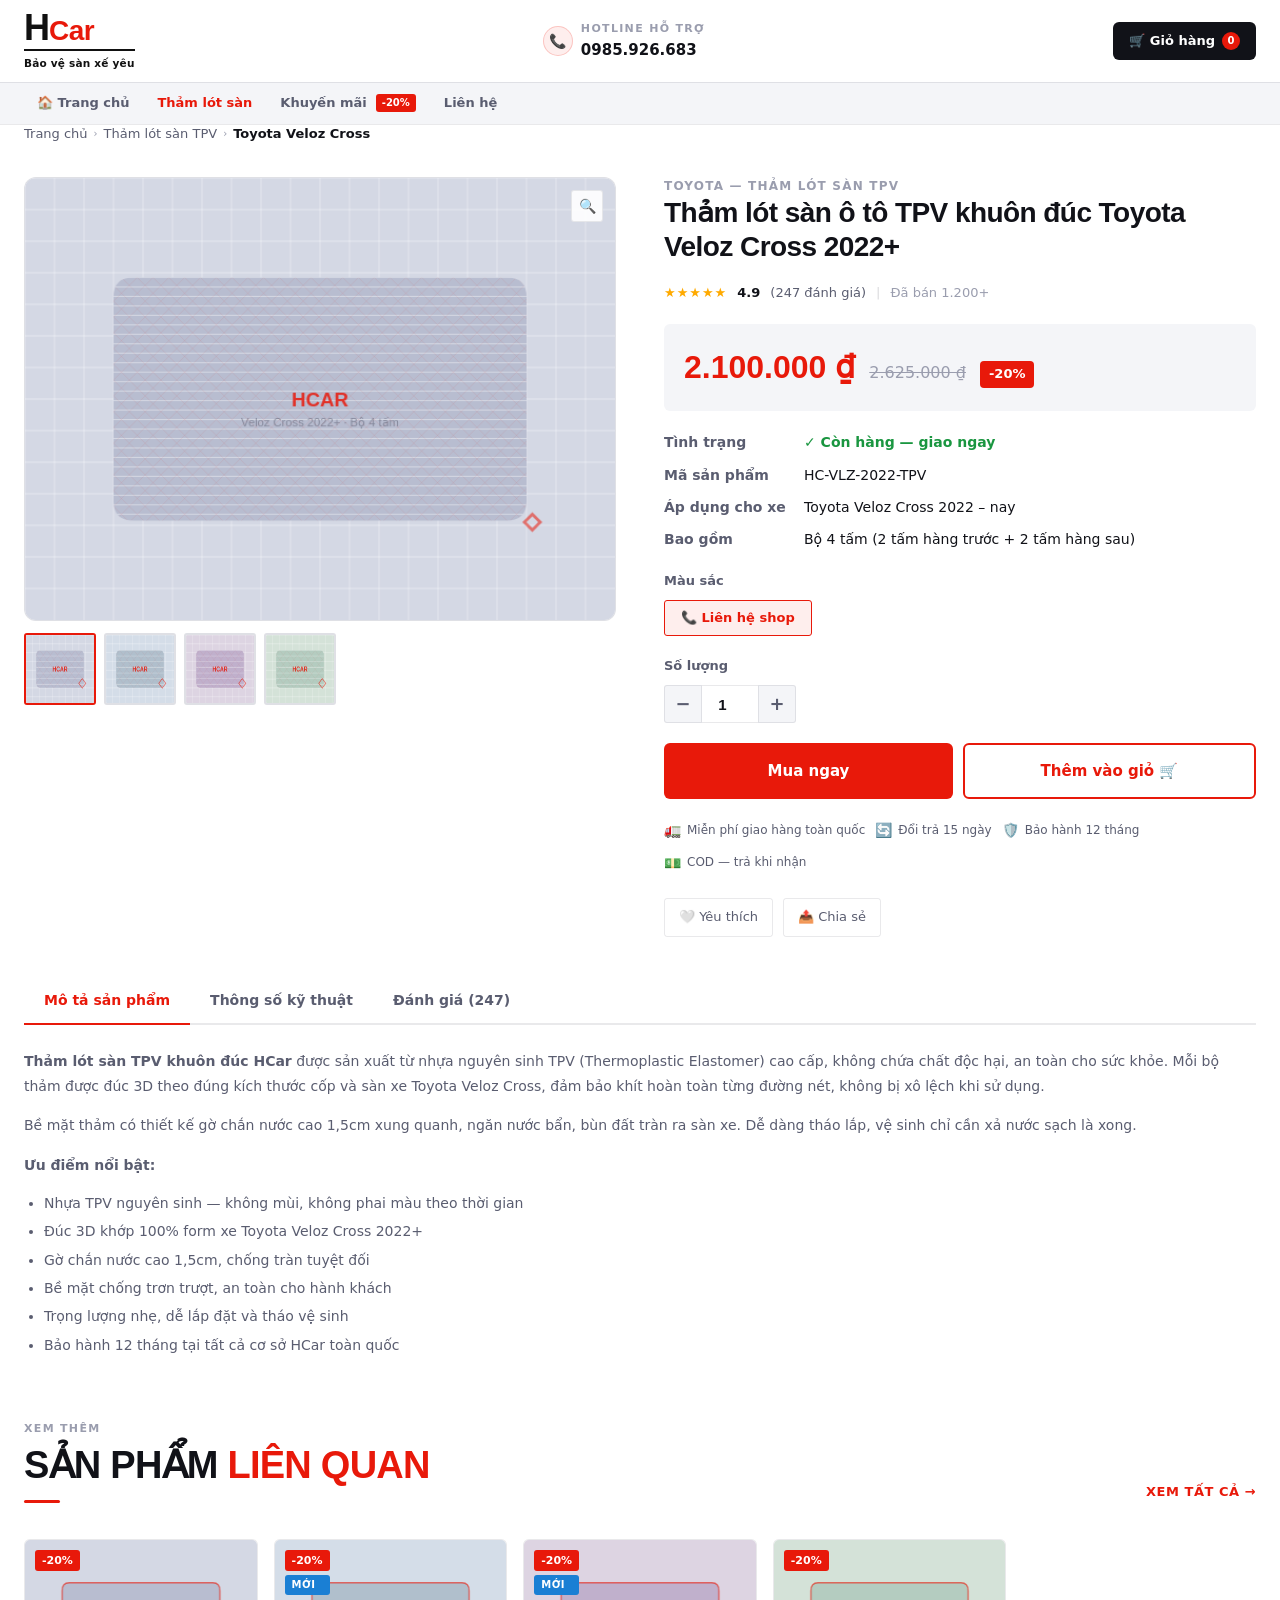
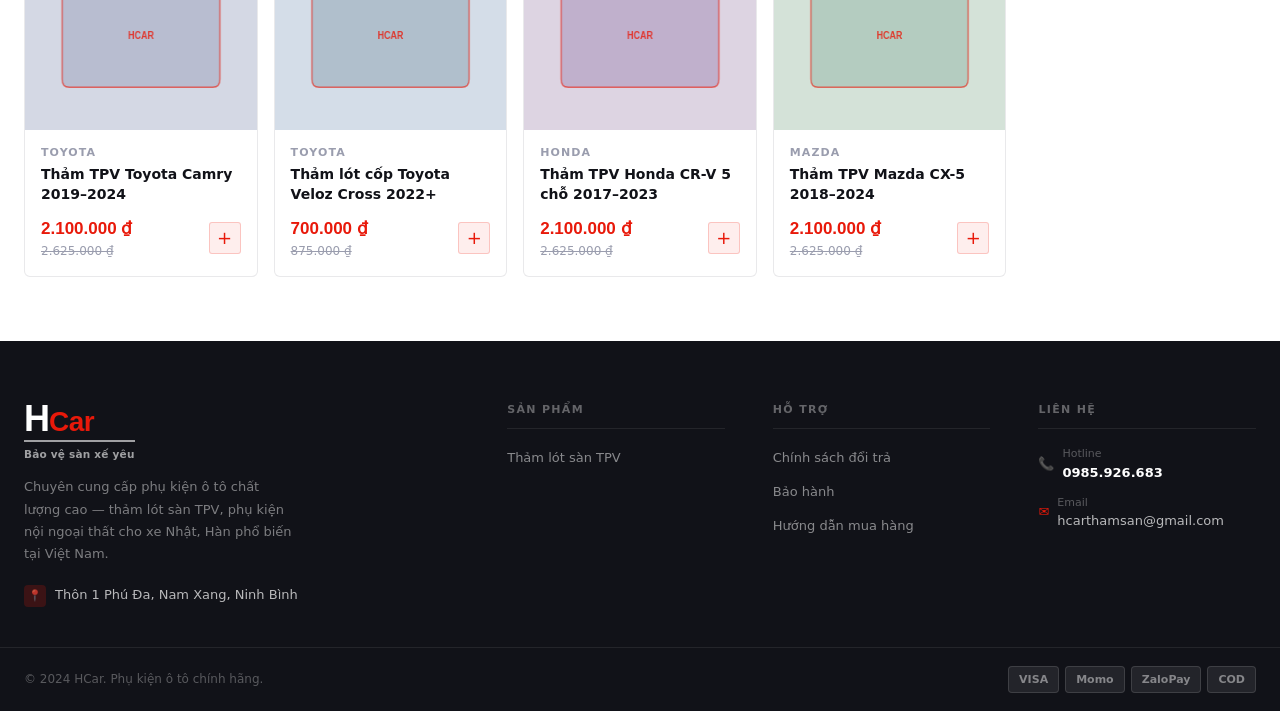
<file: products/tham-lot-san-o-to-tpe-khuon-duc-toyota-veloz-cross.html>
﻿<!DOCTYPE html>
<html lang="vi">
<head>
  <meta charset="UTF-8">
  <meta name="viewport" content="width=device-width, initial-scale=1.0">
  <title>Thảm lót sàn TPV Toyota Veloz Cross — HCar</title>
    <link rel="icon" href="../favicon.svg" type="image/svg+xml">
  <link rel="stylesheet" href="../styles.css">
</head>
<body>

<header id="header">
  <div class="header-top">
    <a href="../index.html" class="logo"><div class="logo-wordmark"><span class="logo-h">H</span><span class="logo-car">Car</span></div><div class="logo-rule"></div><div class="logo-tagline">Bảo vệ sàn xế yêu</div></a>
    <div class="header-contact"><div class="header-contact-icon">📞</div><div><div class="label">Hotline hỗ trợ</div><strong>0985.926.683</strong></div></div>
    <div class="header-actions"><a href="#" class="btn-cart">🛒 Giỏ hàng <span class="cart-count" id="cart-badge">0</span></a></div>
  </div>
  <nav class="nav-bar">
    <div class="nav-inner">
      <div class="nav-item"><a href="../index.html" class="nav-link">🏠 Trang chủ</a></div>
      <div class="nav-item"><a href="../categories/tham-lot-san-nhua-duc-tpe.html" class="nav-link active">Thảm lót sàn</a></div>
      <div class="nav-item"><a href="#" class="nav-link">Khuyến mãi <span class="nav-sale-badge">-20%</span></a></div>
      <div class="nav-item"><a href="#" class="nav-link">Liên hệ</a></div>
    </div>
  </nav>
</header>

<main class="page-body">
  <div class="container">
    <nav class="breadcrumb">
      <a href="../index.html">Trang chủ</a><span class="breadcrumb-sep">›</span>
      <a href="../categories/tham-lot-san-nhua-duc-tpe.html">Thảm lót sàn TPV</a><span class="breadcrumb-sep">›</span>
      <span class="breadcrumb-current">Toyota Veloz Cross</span>
    </nav>
  </div>

  <div class="section" style="padding-top:16px;padding-bottom:40px;">
    <div class="product-detail-layout">

      <!-- GALLERY -->
      <div class="gallery">
        <div class="gallery-main">
          <canvas id="main-img" aria-label="Ảnh sản phẩm chính"></canvas>
          <button class="gallery-zoom" aria-label="Phóng to ảnh">🔍</button>
        </div>
        <div class="gallery-thumbs" id="thumbs"></div>
      </div>

      <!-- PRODUCT INFO -->
      <div class="product-info-panel">
        <div>
          <div class="product-info-brand">Toyota — Thảm lót sàn TPV</div>
          <h1 class="product-info-name">Thảm lót sàn ô tô TPV khuôn đúc Toyota Veloz Cross 2022+</h1>
        </div>

        <div class="product-info-rating">
          <span class="stars-filled">★★★★★</span>
          <span style="font-weight:700;">4.9</span>
          <span class="rating-count">(247 đánh giá)</span>
          <span style="color:var(--border-hi);">|</span>
          <span class="rating-sold">Đã bán 1.200+</span>
        </div>

        <div class="product-info-price">
          <span class="price-big">2.100.000 ₫</span>
          <span class="price-orig">2.625.000 ₫</span>
          <span class="price-badge">-20%</span>
        </div>

        <div class="product-info-meta">
          <div class="meta-row">
            <span class="meta-label">Tình trạng</span>
            <span class="meta-value in-stock">✓ Còn hàng — giao ngay</span>
          </div>
          <div class="meta-row">
            <span class="meta-label">Mã sản phẩm</span>
            <span class="meta-value">HC-VLZ-2022-TPV</span>
          </div>
          <div class="meta-row">
            <span class="meta-label">Áp dụng cho xe</span>
            <span class="meta-value">Toyota Veloz Cross 2022 – nay</span>
          </div>
          <div class="meta-row">
            <span class="meta-label">Bao gồm</span>
            <span class="meta-value">Bộ 4 tấm (2 tấm hàng trước + 2 tấm hàng sau)</span>
          </div>
        </div>

        <div class="variant-group">
          <div class="variant-label">Màu sắc</div>
          <div class="variant-options">
            <a href="https://zalo.me/0985926683" target="_blank" rel="noopener" class="variant-btn active" style="text-decoration:none;">📞 Liên hệ shop</a>
          </div>
        </div>

        <div class="qty-group">
          <div class="variant-label">Số lượng</div>
          <div class="qty-control">
            <button class="qty-btn" onclick="changeQty(-1)" aria-label="Giảm số lượng">−</button>
            <input type="number" class="qty-input" id="qty" value="1" min="1" max="99" aria-label="Số lượng">
            <button class="qty-btn" onclick="changeQty(1)" aria-label="Tăng số lượng">+</button>
          </div>
        </div>

        <div class="product-cta">
          <button class="btn-buy-now" onclick="buyNow()">Mua ngay</button>
          <button class="btn-add-cart" onclick="addToCart()">Thêm vào giỏ 🛒</button>
        </div>

        <div class="trust-mini">
          <div class="trust-mini-item"><span class="icon">🚛</span>Miễn phí giao hàng toàn quốc</div>
          <div class="trust-mini-item"><span class="icon">🔄</span>Đổi trả 15 ngày</div>
          <div class="trust-mini-item"><span class="icon">🛡️</span>Bảo hành 12 tháng</div>
          <div class="trust-mini-item"><span class="icon">💵</span>COD — trả khi nhận</div>
        </div>

        <!-- Share / wishlist -->
        <div style="display:flex;gap:10px;padding-top:4px;">
          <button style="display:flex;align-items:center;gap:6px;font-size:13px;color:var(--text-dim);padding:8px 14px;border:1.5px solid var(--border);border-radius:var(--radius-sm);transition:border-color .2s;" onmouseover="this.style.borderColor='var(--accent)'" onmouseout="this.style.borderColor='var(--border-hi)'">
            🤍 Yêu thích
          </button>
          <button style="display:flex;align-items:center;gap:6px;font-size:13px;color:var(--text-dim);padding:8px 14px;border:1.5px solid var(--border);border-radius:var(--radius-sm);transition:border-color .2s;" onmouseover="this.style.borderColor='var(--accent)'" onmouseout="this.style.borderColor='var(--border-hi)'">
            📤 Chia sẻ
          </button>
        </div>
      </div>
    </div>
  </div>

  <!-- TABS: Description / Specs / Reviews -->
  <div class="section" style="padding-top:0;">
    <div class="tabs-bar" role="tablist">
      <button class="tab-btn active" role="tab" aria-selected="true" onclick="switchTab('desc',this)">Mô tả sản phẩm</button>
      <button class="tab-btn" role="tab" aria-selected="false" onclick="switchTab('specs',this)">Thông số kỹ thuật</button>
      <button class="tab-btn" role="tab" aria-selected="false" onclick="switchTab('reviews',this)">Đánh giá (247)</button>
    </div>

    <!-- Description -->
    <div class="tab-panel active" id="tab-desc">
      <p>
        <strong>Thảm lót sàn TPV khuôn đúc HCar</strong> được sản xuất từ nhựa nguyên sinh TPV (Thermoplastic Elastomer) cao cấp,
        không chứa chất độc hại, an toàn cho sức khỏe. Mỗi bộ thảm được đúc 3D theo đúng kích thước cốp và sàn xe Toyota Veloz Cross,
        đảm bảo khít hoàn toàn từng đường nét, không bị xô lệch khi sử dụng.
      </p>
      <p>
        Bề mặt thảm có thiết kế gờ chắn nước cao 1,5cm xung quanh, ngăn nước bẩn, bùn đất tràn ra sàn xe. Dễ dàng tháo lắp, vệ sinh
        chỉ cần xả nước sạch là xong.
      </p>
      <p><strong>Ưu điểm nổi bật:</strong></p>
      <ul>
        <li>Nhựa TPV nguyên sinh — không mùi, không phai màu theo thời gian</li>
        <li>Đúc 3D khớp 100% form xe Toyota Veloz Cross 2022+</li>
        <li>Gờ chắn nước cao 1,5cm, chống tràn tuyệt đối</li>
        <li>Bề mặt chống trơn trượt, an toàn cho hành khách</li>
        <li>Trọng lượng nhẹ, dễ lắp đặt và tháo vệ sinh</li>
        <li>Bảo hành 12 tháng tại tất cả cơ sở HCar toàn quốc</li>
      </ul>
    </div>

    <!-- Specs -->
    <div class="tab-panel" id="tab-specs">
      <table class="specs-table">
        <tbody>
          <tr><td>Chất liệu</td><td>TPV nhựa nguyên sinh, không chứa PVC/Phthalate</td></tr>
          <tr><td>Công nghệ sản xuất</td><td>Khuôn đúc 3D Laser Scan theo form xe</td></tr>
          <tr><td>Áp dụng cho xe</td><td>Toyota Veloz Cross 2022 – nay (5 chỗ)</td></tr>
          <tr><td>Bộ sản phẩm gồm</td><td>4 tấm: 2 hàng trước + 2 hàng sau</td></tr>
          <tr><td>Độ dày</td><td>6mm ± 0,5mm</td></tr>
          <tr><td>Chiều cao gờ chắn</td><td>15mm</td></tr>
          <tr><td>Màu sắc</td><td>Liên hệ shop để chọn màu</td></tr>
          <tr><td>Trọng lượng bộ</td><td>~2,8 kg</td></tr>
          <tr><td>Chứng nhận</td><td>SGS, RoHS — không chất độc hại</td></tr>
          <tr><td>Bảo hành</td><td>12 tháng tại cơ sở HCar toàn quốc</td></tr>
          <tr><td>Xuất xứ</td><td>Sản xuất tại Việt Nam</td></tr>
        </tbody>
      </table>
    </div>

    <!-- Reviews -->
    <div class="tab-panel" id="tab-reviews">
      <div class="review-summary">
        <div style="text-align:center;">
          <div class="review-score-big">4.9</div>
          <div class="review-score-stars">★★★★★</div>
          <div class="review-score-count">247 đánh giá</div>
        </div>
        <div class="review-bars">
          <div class="review-bar-row"><span style="width:16px;text-align:right;">5★</span><div class="review-bar-track"><div class="review-bar-fill" style="width:88%"></div></div><span>88%</span></div>
          <div class="review-bar-row"><span style="width:16px;text-align:right;">4★</span><div class="review-bar-track"><div class="review-bar-fill" style="width:9%"></div></div><span>9%</span></div>
          <div class="review-bar-row"><span style="width:16px;text-align:right;">3★</span><div class="review-bar-track"><div class="review-bar-fill" style="width:2%"></div></div><span>2%</span></div>
          <div class="review-bar-row"><span style="width:16px;text-align:right;">2★</span><div class="review-bar-track"><div class="review-bar-fill" style="width:1%"></div></div><span>1%</span></div>
          <div class="review-bar-row"><span style="width:16px;text-align:right;">1★</span><div class="review-bar-track"><div class="review-bar-fill" style="width:0%"></div></div><span>0%</span></div>
        </div>
      </div>

      <div class="review-card">
        <div class="review-card-head">
          <div class="review-avatar">T</div>
          <div><div class="review-author">Trần Minh H.</div><div class="review-date">12/06/2024</div></div>
          <div class="review-stars" style="margin-left:auto;">★★★★★</div>
        </div>
        <div class="review-text">Thảm khít hoàn toàn, đúng như mô tả. Chất nhựa cứng chắc, không có mùi. Giao hàng nhanh, đóng gói cẩn thận. Shop tư vấn nhiệt tình, sẽ ủng hộ thêm.</div>
        <div class="review-verify">✓ Đã mua hàng tại HCar</div>
      </div>

      <div class="review-card">
        <div class="review-card-head">
          <div class="review-avatar">N</div>
          <div><div class="review-author">Nguyễn Thị L.</div><div class="review-date">28/05/2024</div></div>
          <div class="review-stars" style="margin-left:auto;">★★★★★</div>
        </div>
        <div class="review-text">Lắp vào xe Veloz Cross 2023 của mình rất vừa vặn. Gờ chắn nước cao, lần trước đổ cà phê vào không bị ướt sàn xe. Màu đen nhìn sang lắm. 5 sao không hối hận.</div>
        <div class="review-verify">✓ Đã mua hàng tại HCar</div>
      </div>

      <div class="review-card">
        <div class="review-card-head">
          <div class="review-avatar">P</div>
          <div><div class="review-author">Phạm Quốc A.</div><div class="review-date">05/05/2024</div></div>
          <div class="review-stars" style="margin-left:auto;">★★★★☆</div>
        </div>
        <div class="review-text">Chất lượng tốt, khít xe. Trừ 1 sao vì giao hàng hơi chậm (3 ngày từ HN vào HCM). Còn lại rất hài lòng, sẽ mua thêm thảm cốp.</div>
        <div class="review-verify">✓ Đã mua hàng tại HCar</div>
      </div>

      <button style="display:block;width:100%;padding:12px;border:1.5px solid var(--border);border-radius:var(--radius);font-size:13px;font-weight:600;color:var(--text-dim);margin-top:8px;cursor:pointer;transition:border-color .2s,color .2s;" onmouseover="this.style.borderColor='var(--accent)';this.style.color='var(--accent)'" onmouseout="this.style.borderColor='var(--border)';this.style.color='var(--text-dim)'">
        Xem tất cả 247 đánh giá →
      </button>
    </div>
  </div>

  <!-- RELATED PRODUCTS -->
  <div class="section" style="padding-top:0;">
    <div class="section-head section-head-row">
      <div>
        <div class="label">Xem thêm</div>
        <h2 class="section-title">Sản phẩm <span class="accent">liên quan</span></h2>
        <div class="section-divider"></div>
      </div>
      <a href="../categories/tham-lot-san-nhua-duc-tpe.html" class="view-all">Xem tất cả →</a>
    </div>
    <div class="products-grid" id="related-grid"></div>
  </div>
</main>

<footer id="footer">
  <div class="footer-main">
    <div class="footer-brand">
      <a href="../index.html" class="logo footer-logo"><div class="logo-wordmark"><span class="logo-h">H</span><span class="logo-car">Car</span></div><div class="logo-rule"></div><div class="logo-tagline">Bảo vệ sàn xế yêu</div></a>
      <p>Chuyên cung cấp phụ kiện ô tô chất lượng cao — thảm lót sàn TPV, phụ kiện nội ngoại thất cho xe Nhật, Hàn phổ biến tại Việt Nam.</p>
      <div class="store-chips">
        <div class="store-chip"><div class="store-chip-icon">📍</div>Thôn 1 Phú Đa, Nam Xang, Ninh Bình</div>
      </div>
    </div>
    <div class="footer-col"><h4>Sản phẩm</h4><ul><li><a href="../categories/tham-lot-san-nhua-duc-tpe.html">Thảm lót sàn TPV</a></li></ul></div>
    <div class="footer-col"><h4>Hỗ trợ</h4><ul><li><a href="#">Chính sách đổi trả</a></li><li><a href="#">Bảo hành</a></li><li><a href="#">Hướng dẫn mua hàng</a></li></ul></div>
    <div class="footer-col"><h4>Liên hệ</h4><ul><li><div class="footer-contact-row"><span class="icon">📞</span><div><div class="lbl">Hotline</div><strong>0985.926.683</strong></div></div></li><li><div class="footer-contact-row"><span class="icon">✉️</span><div><div class="lbl">Email</div>hcarthamsan@gmail.com</div></div></li></ul></div>
  </div>
  <div class="footer-bottom"><div class="footer-bottom-inner"><div class="footer-copy">© 2024 HCar. Phụ kiện ô tô chính hãng.</div><div class="footer-badges"><span class="payment-badge">VISA</span><span class="payment-badge">Momo</span><span class="payment-badge">ZaloPay</span><span class="payment-badge">COD</span></div></div></div>
</footer>

<script>
/* Gallery canvases */
const THUMB_VARIANTS=[
  {label:'Góc tổng thể',bg:'#D4D8E4',mat:'#B8BDD0'},
  {label:'Hàng trước',bg:'#D4DDE8',mat:'#B0BFCC'},
  {label:'Hàng sau',bg:'#DDD4E2',mat:'#C0B0CC'},
  {label:'Chi tiết gờ',bg:'#D4E2D8',mat:'#B4CCC0'},
];

function drawMatCanvas(canvas,bg,mat,label){
  const ctx=canvas.getContext('2d'),W=canvas.width,H=canvas.height;
  ctx.fillStyle=bg;ctx.fillRect(0,0,W,H);
  ctx.strokeStyle='rgba(255,255,255,0.4)';ctx.lineWidth=1;
  for(let x=0;x<W;x+=Math.max(14,W/20)){ctx.beginPath();ctx.moveTo(x,0);ctx.lineTo(x,H);ctx.stroke();}
  for(let y=0;y<H;y+=Math.max(14,H/14)){ctx.beginPath();ctx.moveTo(0,y);ctx.lineTo(W,y);ctx.stroke();}
  const rw=W*.7,rh=H*.55,rx=(W-rw)/2,ry=(H-rh)/2,r=Math.max(8,W/30);
  ctx.beginPath();ctx.moveTo(rx+r,ry);ctx.lineTo(rx+rw-r,ry);ctx.quadraticCurveTo(rx+rw,ry,rx+rw,ry+r);ctx.lineTo(rx+rw,ry+rh-r);ctx.quadraticCurveTo(rx+rw,ry+rh,rx+rw-r,ry+rh);ctx.lineTo(rx+r,ry+rh);ctx.quadraticCurveTo(rx,ry+rh,rx,ry+rh-r);ctx.lineTo(rx,ry+r);ctx.quadraticCurveTo(rx,ry,rx+r,ry);ctx.closePath();
  ctx.fillStyle=mat;ctx.fill();
  ctx.save();ctx.clip();
  ctx.strokeStyle='rgba(255,255,255,0.4)';ctx.lineWidth=1;
  for(let y2=ry;y2<ry+rh;y2+=9){ctx.beginPath();ctx.moveTo(rx,y2);ctx.lineTo(rx+rw,y2);ctx.stroke();}
  ctx.strokeStyle='rgba(232,25,10,0.12)';ctx.lineWidth=0.5;
  for(let x=rx;x<rx+rw;x+=15)for(let y=ry;y<ry+rh;y+=15){ctx.beginPath();ctx.moveTo(x+7.5,y);ctx.lineTo(x+15,y+7.5);ctx.lineTo(x+7.5,y+15);ctx.lineTo(x,y+7.5);ctx.closePath();ctx.stroke();}
  ctx.restore();
  ctx.strokeStyle='rgba(232,25,10,0.55)';ctx.lineWidth=Math.max(1.5,W/200);ctx.stroke();
  const fs=Math.max(11,W/30);
  ctx.fillStyle='rgba(232,25,10,0.85)';ctx.font=`bold ${fs}px Arial Black,sans-serif`;ctx.textAlign='center';ctx.fillText('HCAR',W/2,H/2+fs*0.4);
  if(label){ctx.fillStyle='rgba(17,18,36,0.3)';ctx.font=`${Math.max(9,W/50)}px Arial,sans-serif`;ctx.fillText(label,W/2,H/2+fs*0.4+Math.max(13,W/30));}
}

/* Main image */
const mainCanvas=document.getElementById('main-img');
mainCanvas.width=560;mainCanvas.height=420;
drawMatCanvas(mainCanvas,'#D4D8E4','#B8BDD0','Veloz Cross 2022+ · Bộ 4 tấm');

/* Thumbnails */
const thumbsContainer=document.getElementById('thumbs');
THUMB_VARIANTS.forEach((v,i)=>{
  const wrap=document.createElement('div');wrap.className='gallery-thumb'+(i===0?' active':'');
  const c=document.createElement('canvas');c.width=144;c.height=108;drawMatCanvas(c,v.bg,v.mat,null);wrap.appendChild(c);
  wrap.onclick=()=>{
    document.querySelectorAll('.gallery-thumb').forEach(t=>t.classList.remove('active'));
    wrap.classList.add('active');
    mainCanvas.width=560;mainCanvas.height=420;drawMatCanvas(mainCanvas,v.bg,v.mat,'Veloz Cross 2022+ · '+v.label);
  };
  thumbsContainer.appendChild(wrap);
});

/* Quantity */
function changeQty(delta){const inp=document.getElementById('qty');inp.value=Math.max(1,Math.min(99,parseInt(inp.value||1)+delta));}

/* Variant select */
function selectVariant(btn){document.querySelectorAll('.variant-btn').forEach(b=>b.classList.remove('active'));btn.classList.add('active');}

/* Cart */
let cartCount=0;
function addToCart(){cartCount++;document.getElementById('cart-badge').textContent=cartCount;const btn=document.querySelector('.btn-add-cart');const orig=btn.textContent;btn.textContent='✓ Đã thêm vào giỏ';btn.style.background='var(--accent)';btn.style.color='#fff';btn.style.border='2px solid var(--accent)';setTimeout(()=>{btn.textContent=orig;btn.style.background='';btn.style.color='';btn.style.border='';},1800);}
function buyNow(){document.getElementById('order-modal').style.display='flex';}
function closeModal(){document.getElementById('order-modal').style.display='none';}
document.addEventListener('keydown',e=>{if(e.key==='Escape') closeModal();});

/* Tabs */
function switchTab(id,btn){
  document.querySelectorAll('.tab-panel').forEach(p=>p.classList.remove('active'));
  document.querySelectorAll('.tab-btn').forEach(b=>{b.classList.remove('active');b.setAttribute('aria-selected','false');});
  document.getElementById('tab-'+id).classList.add('active');
  btn.classList.add('active');btn.setAttribute('aria-selected','true');
}

/* Related products */
const RELATED=[
  {name:'Thảm TPV Toyota Camry 2019–2024',brand:'Toyota',price:'2.100.000',old:'2.625.000',sale:20,hot:false,newBadge:false,slug:'tham-lot-san-o-to-tpe-khuon-duc-toyota-camry'},
  {name:'Thảm lót cốp Toyota Veloz Cross 2022+',brand:'Toyota',price:'700.000',old:'875.000',sale:20,hot:false,newBadge:true,slug:'tham-lot-cop-nhua-duc-tpe-toyota-veloz-cross'},
  {name:'Thảm TPV Honda CR-V 5 chỗ 2017–2023',brand:'Honda',price:'2.100.000',old:'2.625.000',sale:20,hot:false,newBadge:true,slug:'tham-lot-san-o-to-tpe-khuon-duc-honda-crv'},
  {name:'Thảm TPV Mazda CX-5 2018–2024',brand:'Mazda',price:'2.100.000',old:'2.625.000',sale:20,hot:false,newBadge:false,slug:'tham-lot-san-o-to-tpe-khuon-duc-mazda-cx5'},
];
const COLORS=[['#D4D8E4','#B8BDD0'],['#D4DDE8','#B0BFCC'],['#DDD4E2','#C0B0CC'],['#D4E2D8','#B4CCC0']];
function drawSmall(canvas,cols){const ctx=canvas.getContext('2d'),W=canvas.width,H=canvas.height;const[bg,mat]=cols;ctx.fillStyle=bg;ctx.fillRect(0,0,W,H);const rw=W*.68,rh=H*.55,rx=(W-rw)/2,ry=(H-rh)/2,r=8;ctx.beginPath();ctx.moveTo(rx+r,ry);ctx.lineTo(rx+rw-r,ry);ctx.quadraticCurveTo(rx+rw,ry,rx+rw,ry+r);ctx.lineTo(rx+rw,ry+rh-r);ctx.quadraticCurveTo(rx+rw,ry+rh,rx+rw-r,ry+rh);ctx.lineTo(rx+r,ry+rh);ctx.quadraticCurveTo(rx,ry+rh,rx,ry+rh-r);ctx.lineTo(rx,ry+r);ctx.quadraticCurveTo(rx,ry,rx+r,ry);ctx.closePath();ctx.fillStyle=mat;ctx.fill();ctx.strokeStyle='rgba(232,25,10,0.6)';ctx.lineWidth=1.5;ctx.stroke();ctx.fillStyle='rgba(232,25,10,0.8)';ctx.font='bold 10px Arial Black,sans-serif';ctx.textAlign='center';ctx.fillText('HCAR',W/2,H/2+4);}
const rGrid=document.getElementById('related-grid');
RELATED.forEach((p,i)=>{
  const card=document.createElement('a');card.className='product-card';card.href='./'+p.slug+'.html';card.setAttribute('aria-label',p.name);
  card.innerHTML=`<div class="product-img"><canvas width="260" height="190" aria-hidden="true"></canvas><div class="badge-wrap"><span class="badge-sale">-${p.sale}%</span>${p.newBadge?'<span class="badge-new">MỚI</span>':''}</div></div><div class="product-body"><div class="product-brand">${p.brand}</div><div class="product-name">${p.name}</div><div class="product-price-row"><div><div class="p-price-main">${p.price} ₫</div><div class="p-price-old">${p.old} ₫</div></div><button class="btn-add" onclick="event.preventDefault();this.textContent='✓';this.style.background='var(--accent)';this.style.color='#fff';setTimeout(()=>{this.textContent='+';this.style.background='';this.style.color='';},1200)">+</button></div></div>`;
  rGrid.appendChild(card);const cv=card.querySelector('canvas');cv.width=260;cv.height=190;drawSmall(cv,COLORS[i]);
});

const header=document.getElementById('header');
window.addEventListener('scroll',()=>header.classList.toggle('scrolled',window.scrollY>40),{passive:true});
</script>

<!-- ORDER MODAL -->
<div id="order-modal" style="display:none;position:fixed;inset:0;z-index:9999;background:rgba(0,0,0,0.55);align-items:center;justify-content:center;padding:16px;" onclick="if(event.target===this) closeModal()">
  <div style="background:#fff;border-radius:16px;padding:36px 32px;max-width:400px;width:100%;text-align:center;box-shadow:0 20px 60px rgba(0,0,0,0.25);position:relative;">
    <button onclick="closeModal()" style="position:absolute;top:14px;right:16px;background:none;border:none;font-size:22px;cursor:pointer;color:#aaa;line-height:1;">×</button>
    <div style="width:64px;height:64px;background:#fff0ee;border-radius:50%;display:flex;align-items:center;justify-content:center;margin:0 auto 16px;font-size:28px;">📞</div>
    <h3 style="font-family:'Arial Black',sans-serif;font-size:20px;font-weight:900;margin:0 0 8px;color:#111;">Đặt hàng qua điện thoại</h3>
    <p style="color:#666;font-size:14px;margin:0 0 24px;line-height:1.6;">Gọi ngay để được tư vấn và đặt hàng nhanh nhất.<br>Hỗ trợ <strong>8:00 – 20:00</strong> mỗi ngày.</p>
    <a href="tel:0985926683" style="display:block;background:#E8190A;color:#fff;font-size:22px;font-weight:900;font-family:'Arial Black',sans-serif;letter-spacing:1px;padding:14px 24px;border-radius:10px;text-decoration:none;margin-bottom:12px;">0985.926.683</a>
    <button onclick="closeModal()" style="background:none;border:1.5px solid #ddd;border-radius:8px;padding:10px 24px;font-size:14px;color:#666;cursor:pointer;width:100%;">Đóng</button>
  </div>
</div>
</body>
</html>
</file>
<file: styles.css>
/* ══════════════════════════════════════════════
   HCAR — Shared Stylesheet
   ══════════════════════════════════════════════ */

/* ── TOKENS ─────────────────────────────────── */
:root {
  --ground:       #FFFFFF;
  --surface:      #F4F5F8;
  --surface-hi:   #EAEDF4;
  --text:         #111218;
  --text-dim:     #5A5D70;
  --text-faint:   #9A9DAE;
  --accent:       #E8190A;
  --accent-glow:  rgba(232,25,10,0.13);
  --accent-dim:   rgba(232,25,10,0.07);
  --teal:         #1A7FD4;
  --orange:       #FF6B00;
  --border:       rgba(17,18,36,0.09);
  --border-hi:    rgba(17,18,36,0.16);
  --radius-sm:    3px;
  --radius:       6px;
  --radius-lg:    12px;
  --ease:         cubic-bezier(.25,.46,.45,.94);
  --shadow-card:  0 2px 12px rgba(17,18,36,0.08);
  --shadow-hover: 0 8px 28px rgba(17,18,36,0.14);
}

/* ── RESET ───────────────────────────────────── */
*, *::before, *::after { box-sizing: border-box; margin: 0; padding: 0; }
html { scroll-behavior: smooth; }
body {
  background: var(--ground);
  color: var(--text);
  font-family: -apple-system, 'Segoe UI', system-ui, sans-serif;
  font-size: 15px;
  line-height: 1.6;
  overflow-x: hidden;
}
a { color: inherit; text-decoration: none; }
img { max-width: 100%; display: block; }
button { cursor: pointer; border: none; background: none; font: inherit; color: inherit; }
ul { list-style: none; }
:focus-visible { outline: 2px solid var(--accent); outline-offset: 3px; }
::-webkit-scrollbar { width: 6px; background: var(--surface); }
::-webkit-scrollbar-thumb { background: var(--surface-hi); border-radius: 3px; }
@media (prefers-reduced-motion: reduce) {
  *, *::before, *::after { animation: none !important; transition: none !important; }
}

/* ── TYPOGRAPHY UTILITIES ────────────────────── */
.label {
  font-size: 11px;
  font-weight: 700;
  letter-spacing: 0.12em;
  text-transform: uppercase;
  color: var(--text-faint);
}

/* ── LOGO ─────────────────────────────────────── */
.logo {
  display: inline-flex;
  flex-direction: column;
  align-items: flex-start;
  text-decoration: none;
  flex-shrink: 0;
}
.logo-wordmark { display: flex; align-items: baseline; line-height: 1; }
.logo-h {
  font-family: 'Arial Black', Impact, sans-serif;
  font-weight: 900;
  font-size: 36px;
  color: #111111;
  letter-spacing: -1px;
  line-height: 1;
}
.logo-car {
  font-family: 'Arial Black', Impact, sans-serif;
  font-weight: 900;
  font-size: 28px;
  color: var(--accent);
  letter-spacing: -0.5px;
  line-height: 1;
}
.logo-rule { width: 100%; height: 2px; background: #111111; margin: 3px 0 4px; }
.logo-tagline {
  font-size: 10.5px;
  font-weight: 700;
  color: #111111;
  letter-spacing: 0.02em;
  text-align: center;
  width: 100%;
}

/* ── BUTTONS ──────────────────────────────────── */
.btn-primary {
  display: inline-flex;
  align-items: center;
  gap: 8px;
  background: var(--accent);
  color: #fff;
  padding: 13px 26px;
  border-radius: var(--radius);
  font-size: 14px;
  font-weight: 800;
  letter-spacing: 0.03em;
  text-transform: uppercase;
  transition: transform 0.2s var(--ease), box-shadow 0.2s var(--ease);
}
.btn-primary:hover {
  transform: translateY(-2px);
  box-shadow: 0 8px 24px rgba(232,25,10,0.35);
}
.btn-secondary {
  display: inline-flex;
  align-items: center;
  gap: 8px;
  background: transparent;
  color: var(--text);
  padding: 12px 24px;
  border-radius: var(--radius);
  border: 1.5px solid var(--border-hi);
  font-size: 14px;
  font-weight: 600;
  transition: border-color 0.2s, background 0.2s;
}
.btn-secondary:hover { border-color: var(--text-dim); background: var(--surface); }
.btn-outline-red {
  display: inline-flex;
  align-items: center;
  gap: 8px;
  background: transparent;
  color: var(--accent);
  padding: 11px 22px;
  border-radius: var(--radius);
  border: 1.5px solid var(--accent);
  font-size: 14px;
  font-weight: 700;
  transition: background 0.2s, color 0.2s;
}
.btn-outline-red:hover { background: var(--accent); color: #fff; }

/* ── BADGES ───────────────────────────────────── */
.badge-sale {
  display: inline-block;
  background: var(--accent);
  color: #fff;
  font-size: 11px;
  font-weight: 800;
  padding: 2px 7px;
  border-radius: 3px;
}
.badge-new {
  display: inline-block;
  background: var(--teal);
  color: #fff;
  font-size: 10px;
  font-weight: 800;
  padding: 2px 7px;
  border-radius: 3px;
  letter-spacing: 0.05em;
}
.badge-hot {
  display: inline-block;
  background: var(--orange);
  color: #fff;
  font-size: 10px;
  font-weight: 800;
  padding: 2px 7px;
  border-radius: 3px;
}

/* ── HEADER ───────────────────────────────────── */
#header {
  position: fixed;
  top: 0; left: 0; right: 0;
  z-index: 100;
  background: rgba(255,255,255,0.96);
  backdrop-filter: blur(12px);
  border-bottom: 1px solid var(--border);
  transition: box-shadow 0.3s var(--ease);
}
#header.scrolled { box-shadow: 0 4px 20px rgba(17,18,36,0.08); }
.header-top {
  display: flex;
  align-items: center;
  justify-content: space-between;
  max-width: 1280px;
  margin: 0 auto;
  padding: 10px 24px;
  gap: 24px;
}
.header-contact { display: flex; align-items: center; gap: 8px; font-size: 13px; color: var(--text-dim); }
.header-contact strong { color: var(--text); font-size: 15px; }
.header-contact-icon {
  width: 30px; height: 30px;
  background: var(--accent-dim);
  border: 1px solid rgba(232,25,10,0.2);
  border-radius: 50%;
  display: flex; align-items: center; justify-content: center;
  font-size: 14px;
}
.header-actions { display: flex; align-items: center; gap: 8px; }
.btn-cart {
  display: flex;
  align-items: center;
  gap: 7px;
  background: var(--text);
  color: #fff;
  padding: 9px 16px;
  border-radius: var(--radius);
  font-size: 13px;
  font-weight: 700;
  transition: background 0.2s;
  text-decoration: none;
}
.btn-cart:hover { background: var(--accent); }
.cart-count {
  background: var(--accent);
  color: #fff;
  width: 18px; height: 18px;
  border-radius: 50%;
  font-size: 10px;
  font-weight: 900;
  display: flex; align-items: center; justify-content: center;
  transition: background 0.2s;
}
.btn-cart:hover .cart-count { background: rgba(255,255,255,0.25); }

/* ── NAV ──────────────────────────────────────── */
.nav-bar { border-top: 1px solid var(--border); background: var(--surface); }
.nav-inner {
  max-width: 1280px;
  margin: 0 auto;
  padding: 0 24px;
  display: flex;
  align-items: center;
  gap: 2px;
}
.nav-item { position: relative; }
.nav-link {
  display: flex;
  align-items: center;
  gap: 5px;
  padding: 10px 13px;
  font-size: 13px;
  font-weight: 600;
  color: var(--text-dim);
  white-space: nowrap;
  transition: color 0.2s;
}
.nav-link:hover { color: var(--text); }
.nav-link.active { color: var(--accent); }
.nav-link .nav-chevron { transition: transform 0.2s; }
.nav-item:hover .nav-chevron { transform: rotate(180deg); }
.nav-dropdown {
  position: absolute;
  top: 100%; left: 0;
  min-width: 220px;
  background: var(--ground);
  border: 1px solid var(--border-hi);
  border-radius: var(--radius);
  box-shadow: 0 16px 40px rgba(17,18,36,0.14);
  opacity: 0;
  transform: translateY(-6px);
  pointer-events: none;
  transition: opacity 0.18s var(--ease), transform 0.18s var(--ease);
  z-index: 200;
  overflow: hidden;
}
.nav-item:hover .nav-dropdown { opacity: 1; transform: translateY(0); pointer-events: auto; }
.nav-dropdown a {
  display: flex;
  align-items: center;
  gap: 10px;
  padding: 10px 16px;
  font-size: 13px;
  color: var(--text-dim);
  border-bottom: 1px solid var(--border);
  transition: background 0.15s, color 0.15s;
}
.nav-dropdown a:last-child { border-bottom: none; }
.nav-dropdown a:hover { background: var(--accent-dim); color: var(--accent); }
.nav-dropdown .brand-dot {
  width: 6px; height: 6px;
  background: var(--accent);
  border-radius: 50%;
  flex-shrink: 0;
}
.nav-sale-badge {
  display: inline-block;
  background: var(--accent);
  color: #fff;
  font-size: 10px;
  font-weight: 800;
  padding: 1px 6px;
  border-radius: 3px;
  margin-left: 4px;
}

/* ── TRUST BAR ────────────────────────────────── */
.trust-bar { background: var(--text); padding: 13px 24px; }
.trust-inner {
  max-width: 1280px;
  margin: 0 auto;
  display: flex;
  align-items: center;
  justify-content: space-between;
  gap: 20px;
  flex-wrap: wrap;
}
.trust-item { display: flex; align-items: center; gap: 9px; font-size: 13px; font-weight: 600; color: rgba(255,255,255,0.85); }
.trust-icon {
  width: 30px; height: 30px;
  background: rgba(255,255,255,0.1);
  border-radius: var(--radius-sm);
  display: flex; align-items: center; justify-content: center;
  font-size: 15px; flex-shrink: 0;
}
.trust-sep { width: 1px; height: 26px; background: rgba(255,255,255,0.12); }
@media (max-width: 700px) { .trust-sep { display: none; } }

/* ── PAGE WRAPPER ─────────────────────────────── */
.page-body { padding-top: 108px; }
.container { max-width: 1280px; margin: 0 auto; padding: 0 24px; }
.section { max-width: 1280px; margin: 0 auto; padding: 64px 24px; }
.section-head { margin-bottom: 36px; }
.section-head .label { margin-bottom: 8px; }
.section-title {
  font-family: 'Arial Black', sans-serif;
  font-weight: 900;
  font-size: clamp(26px, 3.2vw, 38px);
  letter-spacing: -0.02em;
  text-transform: uppercase;
  line-height: 1.05;
  color: var(--text);
}
.section-title .accent { color: var(--accent); }
.section-divider { width: 36px; height: 3px; background: var(--accent); border-radius: 2px; margin-top: 14px; }
.section-head-row { display: flex; align-items: flex-end; justify-content: space-between; gap: 20px; }
.view-all {
  display: inline-flex;
  align-items: center;
  gap: 6px;
  font-size: 13px;
  font-weight: 700;
  color: var(--accent);
  letter-spacing: 0.04em;
  text-transform: uppercase;
  flex-shrink: 0;
  transition: gap 0.2s;
}
.view-all:hover { gap: 10px; }

/* ── BREADCRUMB ───────────────────────────────── */
.breadcrumb {
  display: flex;
  align-items: center;
  gap: 6px;
  font-size: 13px;
  color: var(--text-faint);
  padding: 16px 0;
  flex-wrap: wrap;
}
.breadcrumb a { color: var(--text-dim); transition: color 0.2s; }
.breadcrumb a:hover { color: var(--accent); }
.breadcrumb-sep { color: var(--text-faint); font-size: 10px; }
.breadcrumb-current { color: var(--text); font-weight: 600; }

/* ── CATEGORIES CARD ──────────────────────────── */
.categories-grid {
  display: grid;
  grid-template-columns: repeat(4, 1fr);
  gap: 14px;
}
@media (max-width: 860px) { .categories-grid { grid-template-columns: repeat(2, 1fr); } }
@media (max-width: 480px) { .categories-grid { grid-template-columns: 1fr; } }
.cat-card {
  position: relative;
  background: var(--ground);
  border: 1.5px solid var(--border);
  border-radius: var(--radius);
  padding: 26px 20px;
  cursor: pointer;
  transition: border-color 0.2s, transform 0.2s, box-shadow 0.2s;
}
.cat-card:hover { border-color: var(--accent); transform: translateY(-3px); box-shadow: var(--shadow-hover); }
.cat-icon { font-size: 34px; margin-bottom: 12px; display: block; }
.cat-name { font-weight: 700; font-size: 15px; margin-bottom: 4px; }
.cat-count { font-size: 12px; color: var(--text-dim); }
.cat-arrow { position: absolute; top: 18px; right: 18px; color: var(--text-faint); font-size: 17px; transition: color 0.2s, transform 0.2s; }
.cat-card:hover .cat-arrow { color: var(--accent); transform: translate(2px, -2px); }

/* ── PRODUCT CARD ─────────────────────────────── */
.products-grid {
  display: grid;
  grid-template-columns: repeat(auto-fill, minmax(220px, 1fr));
  gap: 16px;
}
.product-card {
  background: var(--ground);
  border: 1.5px solid var(--border);
  border-radius: var(--radius);
  overflow: hidden;
  cursor: pointer;
  position: relative;
  transition: border-color 0.2s var(--ease), transform 0.2s var(--ease), box-shadow 0.2s var(--ease);
}
.product-card:hover { border-color: var(--border-hi); transform: translateY(-4px); box-shadow: var(--shadow-hover); }
.product-img { position: relative; height: 190px; background: var(--surface); overflow: hidden; }
.product-img canvas { width: 100%; height: 100%; display: block; }
.product-img img { width: 100%; height: 100%; object-fit: cover; display: block; }
.badge-wrap { position: absolute; top: 10px; left: 10px; display: flex; flex-direction: column; gap: 4px; }
.product-body { padding: 14px 16px; }
.product-brand { font-size: 11px; font-weight: 700; letter-spacing: 0.1em; text-transform: uppercase; color: var(--text-faint); margin-bottom: 4px; }
.product-name { font-size: 14px; font-weight: 600; line-height: 1.4; margin-bottom: 10px; color: var(--text); min-height: 40px; }
.product-price-row { display: flex; align-items: center; justify-content: space-between; gap: 8px; }
.p-price-main { font-family: 'Arial Black', sans-serif; font-size: 17px; font-weight: 900; color: var(--accent); }
.p-price-old { font-size: 12px; color: var(--text-faint); text-decoration: line-through; }
.btn-add {
  width: 32px; height: 32px;
  background: var(--accent-dim);
  border: 1.5px solid rgba(232,25,10,0.2);
  border-radius: var(--radius-sm);
  display: flex; align-items: center; justify-content: center;
  font-size: 18px; color: var(--accent); flex-shrink: 0;
  transition: background 0.2s, border-color 0.2s, color 0.2s;
}
.btn-add:hover { background: var(--accent); color: #fff; border-color: var(--accent); }

/* ── BRANDS ───────────────────────────────────── */
.brands-section { background: var(--surface); border-top: 1.5px solid var(--border); border-bottom: 1.5px solid var(--border); padding: 40px 24px; }
.brands-inner { max-width: 1280px; margin: 0 auto; }
.brands-label { text-align: center; margin-bottom: 24px; }
.brands-row { display: flex; align-items: center; justify-content: center; gap: 8px; flex-wrap: wrap; }
.brand-chip {
  display: inline-flex; align-items: center; gap: 8px;
  background: var(--ground); border: 1.5px solid var(--border);
  border-radius: 30px; padding: 8px 18px;
  font-size: 13px; font-weight: 700; color: var(--text-dim);
  cursor: pointer; font-family: inherit;
  transition: border-color 0.2s, color 0.2s, box-shadow 0.2s;
  text-decoration: none; white-space: nowrap;
}
.brand-chip:hover { border-color: var(--accent); color: var(--accent); box-shadow: 0 2px 12px rgba(232,25,10,0.1); }
.brand-chip.active { border-color: var(--accent); color: var(--accent); background: var(--accent-dim); }
.brand-chip .dot { width: 7px; height: 7px; background: var(--border-hi); border-radius: 50%; transition: background 0.2s; }
.brand-chip:hover .dot, .brand-chip.active .dot { background: var(--accent); }

/* ── COMMITMENTS ──────────────────────────────── */
.commit-section { background: var(--text); }
.commit-grid {
  display: grid;
  grid-template-columns: repeat(5, 1fr);
  gap: 1px;
  background: rgba(255,255,255,0.08);
}
@media (max-width: 900px) { .commit-grid { grid-template-columns: repeat(3, 1fr); } }
@media (max-width: 560px) { .commit-grid { grid-template-columns: repeat(2, 1fr); } }
.commit-item { background: var(--text); padding: 32px 20px; text-align: center; transition: background 0.2s; }
.commit-item:hover { background: #1E2030; }
.commit-icon-wrap {
  width: 50px; height: 50px;
  background: rgba(232,25,10,0.15); border: 1px solid rgba(232,25,10,0.3);
  border-radius: 50%; display: flex; align-items: center; justify-content: center;
  font-size: 22px; margin: 0 auto 14px;
}
.commit-title { font-size: 14px; font-weight: 700; margin-bottom: 5px; color: #fff; }
.commit-desc { font-size: 12px; color: rgba(255,255,255,0.5); line-height: 1.5; }

/* ── PROMO BANNER ─────────────────────────────── */
.promo-banner { background: var(--accent); padding: 18px 24px; text-align: center; }
.promo-inner { max-width: 1280px; margin: 0 auto; display: flex; align-items: center; justify-content: center; gap: 16px; flex-wrap: wrap; }
.promo-text { font-size: 15px; font-weight: 700; color: #fff; }
.promo-cta {
  display: inline-flex; align-items: center; gap: 6px;
  background: #fff; color: var(--accent);
  padding: 7px 16px; border-radius: var(--radius);
  font-size: 13px; font-weight: 800;
  transition: transform 0.2s;
}
.promo-cta:hover { transform: scale(1.04); }

/* ── FOOTER ───────────────────────────────────── */
#footer { background: var(--text); color: rgba(255,255,255,0.7); }
.footer-main {
  max-width: 1280px; margin: 0 auto;
  padding: 60px 24px 40px;
  display: grid;
  grid-template-columns: 2fr 1fr 1fr 1fr;
  gap: 48px;
}
@media (max-width: 860px) { .footer-main { grid-template-columns: 1fr 1fr; } }
@media (max-width: 560px) { .footer-main { grid-template-columns: 1fr; gap: 32px; } }
.footer-logo .logo-h { color: #fff; }
.footer-logo .logo-rule { background: rgba(255,255,255,0.6); }
.footer-logo .logo-tagline { color: rgba(255,255,255,0.6); }
.footer-brand p { color: rgba(255,255,255,0.45); font-size: 13px; line-height: 1.7; margin: 14px 0 20px; max-width: 270px; }
.store-chips { display: flex; flex-direction: column; gap: 8px; }
.store-chip { display: flex; align-items: center; gap: 9px; font-size: 13px; }
.store-chip-icon {
  width: 22px; height: 22px; background: rgba(232,25,10,0.2);
  border-radius: 4px; display: flex; align-items: center; justify-content: center;
  font-size: 11px; flex-shrink: 0;
}
.footer-col h4 {
  font-size: 11px; font-weight: 700; letter-spacing: 0.12em; text-transform: uppercase;
  color: rgba(255,255,255,0.35); margin-bottom: 16px; padding-bottom: 10px;
  border-bottom: 1px solid rgba(255,255,255,0.08);
}
.footer-col ul li { margin-bottom: 10px; }
.footer-col ul a { font-size: 13px; color: rgba(255,255,255,0.5); transition: color 0.2s; }
.footer-col ul a:hover { color: #fff; }
.footer-contact-row { display: flex; align-items: center; gap: 8px; font-size: 13px; margin-bottom: 10px; }
.footer-contact-row .icon { color: var(--accent); }
.footer-contact-row .lbl { font-size: 11px; color: rgba(255,255,255,0.3); }
.footer-contact-row strong { color: #fff; }
.footer-bottom { border-top: 1px solid rgba(255,255,255,0.08); padding: 18px 24px; }
.footer-bottom-inner { max-width: 1280px; margin: 0 auto; display: flex; align-items: center; justify-content: space-between; gap: 16px; flex-wrap: wrap; }
.footer-copy { font-size: 12px; color: rgba(255,255,255,0.3); }
.footer-badges { display: flex; align-items: center; gap: 6px; }
.payment-badge { display: inline-block; background: rgba(255,255,255,0.08); border: 1px solid rgba(255,255,255,0.12); border-radius: 4px; padding: 4px 10px; font-size: 11px; font-weight: 700; color: rgba(255,255,255,0.45); }

/* ══════════════════════════════════════════════
   CATEGORY PAGE
   ══════════════════════════════════════════════ */

.category-layout {
  display: grid;
  grid-template-columns: 240px 1fr;
  gap: 28px;
  align-items: start;
}
@media (max-width: 860px) { .category-layout { grid-template-columns: 1fr; } }

/* Sidebar */
.sidebar { display: flex; flex-direction: column; gap: 16px; }
.sidebar-block {
  background: var(--ground);
  border: 1.5px solid var(--border);
  border-radius: var(--radius);
  overflow: hidden;
}
.sidebar-block-head {
  padding: 13px 16px;
  font-size: 13px;
  font-weight: 700;
  background: var(--surface);
  border-bottom: 1px solid var(--border);
  display: flex;
  align-items: center;
  justify-content: space-between;
}
.sidebar-block-body { padding: 12px 16px; }
.filter-list { display: flex; flex-direction: column; gap: 2px; }
.filter-item {
  display: flex; align-items: center; gap: 10px;
  padding: 8px 10px; border-radius: var(--radius-sm);
  font-size: 13px; cursor: pointer;
  transition: background 0.15s, color 0.15s;
  color: var(--text-dim);
}
.filter-item:hover { background: var(--accent-dim); color: var(--accent); }
.filter-item.active { background: var(--accent-dim); color: var(--accent); font-weight: 600; }
.filter-item input[type=checkbox] { accent-color: var(--accent); width: 15px; height: 15px; flex-shrink: 0; }
.filter-count { margin-left: auto; font-size: 11px; color: var(--text-faint); }

.price-range { display: flex; align-items: center; gap: 10px; }
.price-input {
  flex: 1; padding: 8px 10px; border: 1.5px solid var(--border);
  border-radius: var(--radius-sm); font-size: 13px; color: var(--text);
  background: var(--ground); transition: border-color 0.2s;
}
.price-input:focus { outline: none; border-color: var(--accent); }
.price-sep { color: var(--text-faint); font-size: 13px; }
.btn-filter {
  width: 100%; margin-top: 10px; padding: 9px;
  background: var(--accent); color: #fff;
  border-radius: var(--radius); font-size: 13px; font-weight: 700;
  transition: opacity 0.2s;
}
.btn-filter:hover { opacity: 0.88; }

/* Category main area */
.category-toolbar {
  display: flex; align-items: center; justify-content: space-between;
  gap: 16px; margin-bottom: 20px; flex-wrap: wrap;
}
.result-count { font-size: 13px; color: var(--text-dim); }
.result-count strong { color: var(--text); }
.sort-select {
  padding: 8px 12px; border: 1.5px solid var(--border);
  border-radius: var(--radius); font-size: 13px; color: var(--text);
  background: var(--ground); cursor: pointer;
  transition: border-color 0.2s;
}
.sort-select:focus { outline: none; border-color: var(--accent); }

/* Pagination */
.pagination {
  display: flex; align-items: center; justify-content: center;
  gap: 6px; margin-top: 40px;
}
.page-btn {
  width: 36px; height: 36px;
  display: inline-flex; align-items: center; justify-content: center;
  border: 1.5px solid var(--border); border-radius: var(--radius-sm);
  font-size: 13px; font-weight: 600; color: var(--text-dim);
  background: var(--ground); font-family: inherit;
  cursor: pointer; transition: border-color 0.2s, color 0.2s, background 0.2s;
}
.page-btn:hover:not(:disabled) { border-color: var(--accent); color: var(--accent); }
.page-btn.active { background: var(--accent); border-color: var(--accent); color: #fff; }
.page-btn:disabled { opacity: 0.35; cursor: default; }

/* ══════════════════════════════════════════════
   PRODUCT DETAIL PAGE
   ══════════════════════════════════════════════ */

.product-detail-layout {
  display: grid;
  grid-template-columns: 1fr 1fr;
  gap: 48px;
  align-items: start;
}
@media (max-width: 860px) { .product-detail-layout { grid-template-columns: 1fr; } }

/* Gallery */
.gallery { display: flex; flex-direction: column; gap: 12px; }
.gallery-main {
  background: var(--surface);
  border: 1.5px solid var(--border);
  border-radius: var(--radius-lg);
  overflow: hidden;
  aspect-ratio: 4/3;
  position: relative;
}
.gallery-main canvas { width: 100%; height: 100%; display: block; }
.gallery-main img { width: 100%; height: 100%; object-fit: contain; display: block; }
.gallery-zoom {
  position: absolute; top: 12px; right: 12px;
  width: 32px; height: 32px; background: rgba(255,255,255,0.9);
  border-radius: var(--radius-sm); border: 1px solid var(--border);
  display: flex; align-items: center; justify-content: center;
  font-size: 14px; cursor: pointer;
}
.gallery-thumbs { display: flex; gap: 8px; }
.gallery-thumb {
  width: 72px; height: 72px;
  background: var(--surface);
  border: 2px solid var(--border);
  border-radius: var(--radius-sm);
  overflow: hidden; cursor: pointer;
  transition: border-color 0.2s;
  flex-shrink: 0;
}
.gallery-thumb.active { border-color: var(--accent); }
.gallery-thumb canvas { width: 100%; height: 100%; display: block; }
.gallery-thumb img { width: 100%; height: 100%; object-fit: cover; display: block; }

/* Product info */
.product-info-panel { display: flex; flex-direction: column; gap: 20px; }
.product-info-brand { font-size: 12px; font-weight: 700; letter-spacing: 0.1em; text-transform: uppercase; color: var(--text-faint); }
.product-info-name {
  font-family: 'Arial Black', sans-serif;
  font-weight: 900;
  font-size: clamp(20px, 2.5vw, 28px);
  letter-spacing: -0.02em;
  line-height: 1.2;
  color: var(--text);
}
.product-info-rating { display: flex; align-items: center; gap: 10px; font-size: 13px; }
.stars-filled { color: #FFAA00; letter-spacing: 1px; }
.rating-count { color: var(--text-dim); }
.rating-sold { color: var(--text-faint); }
.product-info-price {
  background: var(--surface);
  border-radius: var(--radius);
  padding: 18px 20px;
  display: flex; align-items: baseline; gap: 14px; flex-wrap: wrap;
}
.price-big { font-family: 'Arial Black', sans-serif; font-size: 32px; font-weight: 900; color: var(--accent); }
.price-orig { font-size: 16px; color: var(--text-faint); text-decoration: line-through; }
.price-badge { background: var(--accent); color: #fff; font-size: 13px; font-weight: 800; padding: 3px 9px; border-radius: 4px; }

.product-info-meta { display: flex; flex-direction: column; gap: 10px; }
.meta-row { display: flex; align-items: center; gap: 10px; font-size: 14px; }
.meta-label { font-weight: 600; color: var(--text-dim); width: 130px; flex-shrink: 0; }
.meta-value { color: var(--text); }
.meta-value.in-stock { color: #1A9640; font-weight: 600; }
.meta-value.out-stock { color: var(--accent); font-weight: 600; }

/* Color/variant picker */
.variant-group { display: flex; flex-direction: column; gap: 8px; }
.variant-label { font-size: 13px; font-weight: 600; color: var(--text-dim); }
.variant-options { display: flex; gap: 8px; flex-wrap: wrap; }
.variant-btn {
  padding: 7px 16px; border: 1.5px solid var(--border);
  border-radius: var(--radius-sm); font-size: 13px; font-weight: 600;
  color: var(--text-dim); cursor: pointer; transition: all 0.2s;
}
.variant-btn:hover { border-color: var(--accent); color: var(--accent); }
.variant-btn.active { border-color: var(--accent); background: var(--accent-dim); color: var(--accent); }

/* Quantity */
.qty-group { display: flex; flex-direction: column; gap: 8px; }
.qty-control { display: flex; align-items: center; gap: 0; }
.qty-btn {
  width: 38px; height: 38px;
  border: 1.5px solid var(--border); background: var(--surface);
  font-size: 18px; font-weight: 700; color: var(--text-dim);
  display: flex; align-items: center; justify-content: center;
  cursor: pointer; transition: border-color 0.2s, color 0.2s;
}
.qty-btn:first-child { border-radius: var(--radius-sm) 0 0 var(--radius-sm); }
.qty-btn:last-child { border-radius: 0 var(--radius-sm) var(--radius-sm) 0; }
.qty-btn:hover { border-color: var(--accent); color: var(--accent); }
.qty-input {
  width: 56px; height: 38px;
  border: 1.5px solid var(--border); border-left: none; border-right: none;
  text-align: center; font-size: 15px; font-weight: 700; color: var(--text);
  background: var(--ground);
}
.qty-input:focus { outline: none; }

/* CTA buttons */
.product-cta { display: flex; gap: 10px; }
.btn-buy-now {
  flex: 1; padding: 14px; background: var(--accent); color: #fff;
  border-radius: var(--radius); font-size: 15px; font-weight: 800;
  text-align: center; transition: transform 0.2s, box-shadow 0.2s;
}
.btn-buy-now:hover { transform: translateY(-2px); box-shadow: 0 8px 24px rgba(232,25,10,0.35); }
.btn-add-cart {
  flex: 1; padding: 14px; background: transparent; color: var(--accent);
  border: 2px solid var(--accent); border-radius: var(--radius);
  font-size: 15px; font-weight: 800; text-align: center;
  transition: background 0.2s, color 0.2s;
}
.btn-add-cart:hover { background: var(--accent-dim); }

/* Trust mini */
.trust-mini { display: flex; flex-wrap: wrap; gap: 10px; }
.trust-mini-item {
  display: flex; align-items: center; gap: 6px;
  font-size: 12px; color: var(--text-dim);
}
.trust-mini-item .icon { font-size: 14px; }

/* Tabs */
.tabs-bar {
  display: flex; border-bottom: 2px solid var(--border);
  gap: 0; margin-bottom: 24px;
}
.tab-btn {
  padding: 12px 20px; font-size: 14px; font-weight: 600;
  color: var(--text-dim); border-bottom: 2px solid transparent;
  margin-bottom: -2px; cursor: pointer; transition: color 0.2s, border-color 0.2s;
  white-space: nowrap;
}
.tab-btn:hover { color: var(--text); }
.tab-btn.active { color: var(--accent); border-bottom-color: var(--accent); }
.tab-panel { display: none; }
.tab-panel.active { display: block; }
.tab-panel p { color: var(--text-dim); line-height: 1.8; margin-bottom: 14px; font-size: 14px; }
.tab-panel ul { list-style: disc; padding-left: 20px; display: flex; flex-direction: column; gap: 6px; }
.tab-panel ul li { color: var(--text-dim); font-size: 14px; line-height: 1.6; }

/* Specs table */
.specs-table { width: 100%; border-collapse: collapse; font-size: 14px; }
.specs-table tr { border-bottom: 1px solid var(--border); }
.specs-table tr:last-child { border-bottom: none; }
.specs-table td { padding: 11px 14px; vertical-align: top; }
.specs-table td:first-child { width: 38%; font-weight: 600; color: var(--text-dim); background: var(--surface); }
.specs-table td:last-child { color: var(--text); }

/* Reviews */
.review-summary {
  display: flex; align-items: center; gap: 32px;
  background: var(--surface); border-radius: var(--radius);
  padding: 24px; margin-bottom: 24px; flex-wrap: wrap;
}
.review-score-big { font-family: 'Arial Black', sans-serif; font-size: 52px; font-weight: 900; color: var(--text); line-height: 1; }
.review-score-stars { color: #FFAA00; font-size: 20px; margin: 4px 0; letter-spacing: 2px; }
.review-score-count { font-size: 13px; color: var(--text-dim); }
.review-bars { flex: 1; display: flex; flex-direction: column; gap: 6px; min-width: 180px; }
.review-bar-row { display: flex; align-items: center; gap: 10px; font-size: 12px; }
.review-bar-track { flex: 1; height: 6px; background: var(--surface-hi); border-radius: 3px; overflow: hidden; }
.review-bar-fill { height: 100%; background: #FFAA00; border-radius: 3px; }
.review-card {
  border: 1.5px solid var(--border); border-radius: var(--radius);
  padding: 18px; margin-bottom: 14px;
}
.review-card-head { display: flex; align-items: center; gap: 12px; margin-bottom: 10px; }
.review-avatar {
  width: 36px; height: 36px; border-radius: 50%;
  background: var(--surface-hi); display: flex; align-items: center; justify-content: center;
  font-weight: 700; font-size: 14px; color: var(--text-dim); flex-shrink: 0;
}
.review-author { font-weight: 600; font-size: 14px; }
.review-date { font-size: 12px; color: var(--text-faint); }
.review-stars { color: #FFAA00; font-size: 13px; }
.review-text { font-size: 14px; color: var(--text-dim); line-height: 1.7; }
.review-verify { font-size: 11px; color: #1A9640; font-weight: 600; margin-top: 8px; }

/* ══════════════════════════════════════════════
   RESPONSIVE
   ══════════════════════════════════════════════ */
@media (max-width: 640px) {
  .header-contact { display: none; }
  .product-cta { flex-direction: column; }
  .product-detail-layout { gap: 28px; }
  .section { padding: 40px 16px; }
}

/* ══════════════════════════════════════════════
   #8 PROMO COUNTDOWN BANNER
   ══════════════════════════════════════════════ */
#promo-banner {
  background: var(--accent); color: #fff;
  padding: 10px 48px 10px 16px;
  display: flex; align-items: center; justify-content: center;
  gap: 14px; flex-wrap: wrap; position: relative; font-size: 13px; font-weight: 600;
}
.promo-banner-text { display: flex; align-items: center; gap: 8px; }
.promo-countdown { display: flex; align-items: center; gap: 5px; font-size: 12px; }
.promo-countdown-chip {
  background: rgba(255,255,255,0.25); border-radius: 5px;
  padding: 2px 7px; font-weight: 900; font-family: monospace; font-size: 14px; min-width: 32px; text-align: center;
}
.promo-banner-close {
  position: absolute; right: 12px; top: 50%; transform: translateY(-50%);
  background: none; border: none; color: rgba(255,255,255,0.8);
  font-size: 20px; cursor: pointer; line-height: 1; padding: 4px;
}
.promo-banner-close:hover { color: #fff; }

/* ══════════════════════════════════════════════
   #6/#1 CAR FINDER WIDGET
   ══════════════════════════════════════════════ */
.car-finder {
  background: var(--surface); border: 1.5px solid var(--border);
  border-radius: var(--radius); padding: 28px 32px; margin: 32px 0;
}
.car-finder-head { display: flex; align-items: baseline; gap: 10px; margin-bottom: 18px; }
.car-finder-title { font-family: 'Arial Black', sans-serif; font-size: 20px; font-weight: 900; }
.car-finder-sub { font-size: 13px; color: var(--text-faint); }
.car-finder-row { display: flex; gap: 12px; flex-wrap: wrap; align-items: stretch; }
.car-finder-select {
  flex: 1; min-width: 160px; height: 46px; padding: 0 14px;
  border: 1.5px solid var(--border); border-radius: var(--radius-sm);
  font-size: 14px; font-family: inherit; color: var(--text); background: var(--ground);
  cursor: pointer; transition: border-color 0.2s;
}
.car-finder-select:focus { outline: none; border-color: var(--accent); }
.car-finder-select:disabled { opacity: 0.45; cursor: default; }
.car-finder-btn {
  height: 46px; padding: 0 28px; background: var(--accent); color: #fff;
  border: none; border-radius: var(--radius-sm); font-size: 14px; font-weight: 700;
  cursor: pointer; font-family: inherit; transition: opacity 0.2s; white-space: nowrap;
}
.car-finder-btn:hover { opacity: 0.88; }
.car-finder-result {
  margin-top: 18px; padding: 16px; background: var(--ground);
  border: 1.5px solid var(--accent); border-radius: var(--radius-sm);
  display: none;
}
.car-finder-result.visible { display: block; }
.car-finder-result-title { font-size: 13px; font-weight: 700; color: var(--text-dim); margin-bottom: 10px; }
.car-finder-links { display: flex; gap: 10px; flex-wrap: wrap; }
.car-finder-link {
  padding: 9px 18px; background: var(--accent); color: #fff;
  border-radius: var(--radius-sm); font-size: 13px; font-weight: 700;
  text-decoration: none; transition: opacity 0.2s;
}
.car-finder-link:hover { opacity: 0.88; }
.car-finder-link.secondary {
  background: var(--ground); color: var(--accent);
  border: 1.5px solid var(--accent);
}

/* ══════════════════════════════════════════════
   #7 ZALO FLOATING WIDGET
   ══════════════════════════════════════════════ */
.zalo-float {
  position: fixed; bottom: 24px; right: 20px; z-index: 998;
  display: flex; flex-direction: column; align-items: center; gap: 5px;
  text-decoration: none;
}
.zalo-float-btn {
  width: 54px; height: 54px; background: #0068FF; border-radius: 50%;
  display: flex; align-items: center; justify-content: center;
  box-shadow: 0 4px 18px rgba(0,104,255,0.45);
  font-size: 22px; font-weight: 900; color: #fff; font-family: 'Arial Black', sans-serif;
  transition: transform 0.2s, box-shadow 0.2s;
}
.zalo-float-btn:hover { transform: scale(1.1); box-shadow: 0 6px 24px rgba(0,104,255,0.55); }
.zalo-float-label { font-size: 11px; font-weight: 700; color: #0068FF; background: #fff; padding: 2px 6px; border-radius: 4px; box-shadow: 0 2px 8px rgba(0,0,0,0.1); }
.zalo-float-pulse {
  position: absolute; width: 54px; height: 54px; border-radius: 50%;
  background: rgba(0,104,255,0.3); animation: zalo-pulse 2s infinite;
}
@keyframes zalo-pulse { 0%{transform:scale(1);opacity:0.8} 100%{transform:scale(1.7);opacity:0} }
.shopee-float {
  position: fixed; bottom: 104px; right: 20px; z-index: 998;
  display: flex; flex-direction: column; align-items: center; gap: 5px;
  text-decoration: none;
}
.shopee-float-btn {
  width: 54px; height: 54px; background: #EE4D2D; border-radius: 50%;
  display: flex; align-items: center; justify-content: center;
  box-shadow: 0 4px 18px rgba(238,77,45,0.45);
  transition: transform 0.2s, box-shadow 0.2s;
}
.shopee-float-btn:hover { transform: scale(1.1); box-shadow: 0 6px 24px rgba(238,77,45,0.6); }
.shopee-float-btn svg { width: 30px; height: 30px; }
.shopee-float-label { font-size: 11px; font-weight: 700; color: #EE4D2D; background: #fff; padding: 2px 6px; border-radius: 4px; box-shadow: 0 2px 8px rgba(0,0,0,0.1); }

/* ══════════════════════════════════════════════
   #4 STICKY MOBILE CTA
   ══════════════════════════════════════════════ */
.sticky-cta-bar {
  display: none; position: fixed; bottom: 0; left: 0; right: 0; z-index: 996;
  background: #fff; border-top: 2px solid var(--border);
  padding: 10px 16px; gap: 12px; align-items: center;
  box-shadow: 0 -4px 20px rgba(0,0,0,0.1);
}
.sticky-cta-info { flex: 1; }
.sticky-cta-price { font-family: 'Arial Black', sans-serif; font-size: 17px; font-weight: 900; color: var(--accent); }
.sticky-cta-old { font-size: 11px; color: var(--text-faint); text-decoration: line-through; }
.sticky-cta-bar .btn-buy-now { padding: 10px 18px; font-size: 13px; }
.sticky-cta-bar .btn-add-cart { padding: 10px 14px; font-size: 13px; }
@media (max-width: 768px) { .sticky-cta-bar.visible { display: flex; } }
.order-form-call { display: block; text-align: center; margin-top: 12px; font-size: 14px; font-weight: 700; color: var(--accent); text-decoration: none; }

/* ══════════════════════════════════════════════
   #5 PRODUCT COMPARISON
   ══════════════════════════════════════════════ */
.compare-bar {
  display: none; position: fixed; bottom: 0; left: 0; right: 0; z-index: 995;
  background: #111827; color: #fff; padding: 12px 20px;
  align-items: center; gap: 14px; box-shadow: 0 -4px 24px rgba(0,0,0,0.3);
}
.compare-bar.show { display: flex; }
.compare-bar-label { font-size: 13px; color: rgba(255,255,255,0.6); white-space: nowrap; }
.compare-slots { display: flex; gap: 8px; flex: 1; flex-wrap: wrap; }
.compare-slot {
  background: rgba(255,255,255,0.08); border: 1.5px dashed rgba(255,255,255,0.2);
  border-radius: 8px; padding: 6px 12px; font-size: 12px;
  display: flex; align-items: center; gap: 8px; min-width: 160px;
}
.compare-slot.filled { border-style: solid; border-color: rgba(255,255,255,0.3); background: rgba(255,255,255,0.12); }
.compare-slot-name { flex: 1; white-space: nowrap; overflow: hidden; text-overflow: ellipsis; max-width: 130px; }
.compare-slot-remove { background: none; border: none; color: rgba(255,255,255,0.5); cursor: pointer; font-size: 16px; line-height: 1; padding: 0; }
.compare-slot-remove:hover { color: #fff; }
.compare-btn { background: var(--accent); color: #fff; border: none; border-radius: var(--radius-sm); padding: 10px 20px; font-weight: 700; font-size: 14px; cursor: pointer; white-space: nowrap; font-family: inherit; transition: opacity 0.2s; }
.compare-btn:hover { opacity: 0.88; }
.compare-btn:disabled { opacity: 0.4; cursor: default; }
.compare-clear { background: none; border: 1.5px solid rgba(255,255,255,0.2); color: rgba(255,255,255,0.6); border-radius: var(--radius-sm); padding: 8px 14px; cursor: pointer; font-size: 13px; white-space: nowrap; font-family: inherit; }
.compare-clear:hover { border-color: rgba(255,255,255,0.5); color: #fff; }

/* Compare modal */
.compare-modal-overlay {
  display: none; position: fixed; inset: 0; z-index: 9998;
  background: rgba(0,0,0,0.6); align-items: center; justify-content: center; padding: 16px;
}
.compare-modal-overlay.open { display: flex; }
.compare-modal-box {
  background: #fff; border-radius: 16px; max-width: 760px; width: 100%;
  max-height: 88vh; overflow-y: auto; padding: 32px; position: relative;
}
.compare-modal-close {
  position: absolute; top: 14px; right: 16px; background: none; border: none;
  font-size: 24px; cursor: pointer; color: #aaa; line-height: 1;
}
.compare-modal-close:hover { color: #333; }
.compare-table { width: 100%; border-collapse: collapse; margin-top: 16px; }
.compare-table th { padding: 12px 14px; text-align: left; font-size: 13px; font-weight: 700; border-bottom: 2px solid var(--border); }
.compare-table th:first-child { width: 130px; color: var(--text-faint); }
.compare-table td { padding: 10px 14px; border-bottom: 1px solid var(--border); font-size: 13px; vertical-align: top; }
.compare-table td:first-child { font-weight: 600; color: var(--text-dim); background: var(--surface); }
.compare-table tr:last-child td { border-bottom: none; }
.compare-price-row td { font-weight: 700; color: var(--accent); font-size: 15px; }
.compare-product-name { font-weight: 700; font-size: 13px; line-height: 1.4; }
.compare-product-brand { font-size: 11px; color: var(--text-faint); text-transform: uppercase; letter-spacing: 0.05em; margin-bottom: 4px; }

/* Compare checkbox on card */
.card-compare-wrap { position: absolute; top: 44px; right: 10px; z-index: 2; }
.card-compare-check { display: none; }
.card-compare-label {
  display: flex; align-items: center; gap: 5px; cursor: pointer;
  background: rgba(255,255,255,0.92); border: 1.5px solid var(--border);
  border-radius: 20px; padding: 4px 10px; font-size: 11px; font-weight: 700;
  color: var(--text-dim); transition: border-color 0.2s, color 0.2s;
  white-space: nowrap;
}
.card-compare-check:checked + .card-compare-label {
  border-color: var(--accent); color: var(--accent); background: #fff0ee;
}

/* ══════════════════════════════════════════════
   #3 ORDER FORM
   ══════════════════════════════════════════════ */
.order-form-row { margin-bottom: 14px; }
.order-form-row label { display: block; font-size: 11px; font-weight: 700; color: var(--text-dim); margin-bottom: 5px; text-transform: uppercase; letter-spacing: 0.04em; }
.order-form-row input, .order-form-row textarea, .order-form-row select {
  width: 100%; padding: 10px 14px; border: 1.5px solid var(--border); border-radius: var(--radius-sm);
  font-size: 14px; font-family: inherit; color: var(--text); background: var(--ground);
  box-sizing: border-box; transition: border-color 0.2s;
}
.order-form-row input:focus, .order-form-row textarea:focus, .order-form-row select:focus { outline: none; border-color: var(--accent); }
.order-form-row textarea { resize: vertical; min-height: 68px; }
.order-form-submit {
  width: 100%; background: var(--accent); color: #fff; border: none; border-radius: var(--radius-sm);
  padding: 14px; font-size: 16px; font-weight: 700; cursor: pointer; font-family: inherit;
  transition: opacity 0.2s; margin-top: 4px;
}
.order-form-submit:hover { opacity: 0.88; }
.order-success { display: none; text-align: center; padding: 16px 0; }
.order-success-icon { font-size: 48px; margin-bottom: 12px; }
.order-success h3 { font-size: 18px; font-weight: 900; margin-bottom: 8px; }
.order-success p { color: var(--text-dim); font-size: 14px; }

/* ══════════════════════════════════════════════
   #2 IMAGE SUPPORT (img + canvas fallback)
   ══════════════════════════════════════════════ */
.product-img img.product-photo {
  width: 100%; height: 100%; object-fit: cover; border-radius: inherit; display: block;
}
</file>
